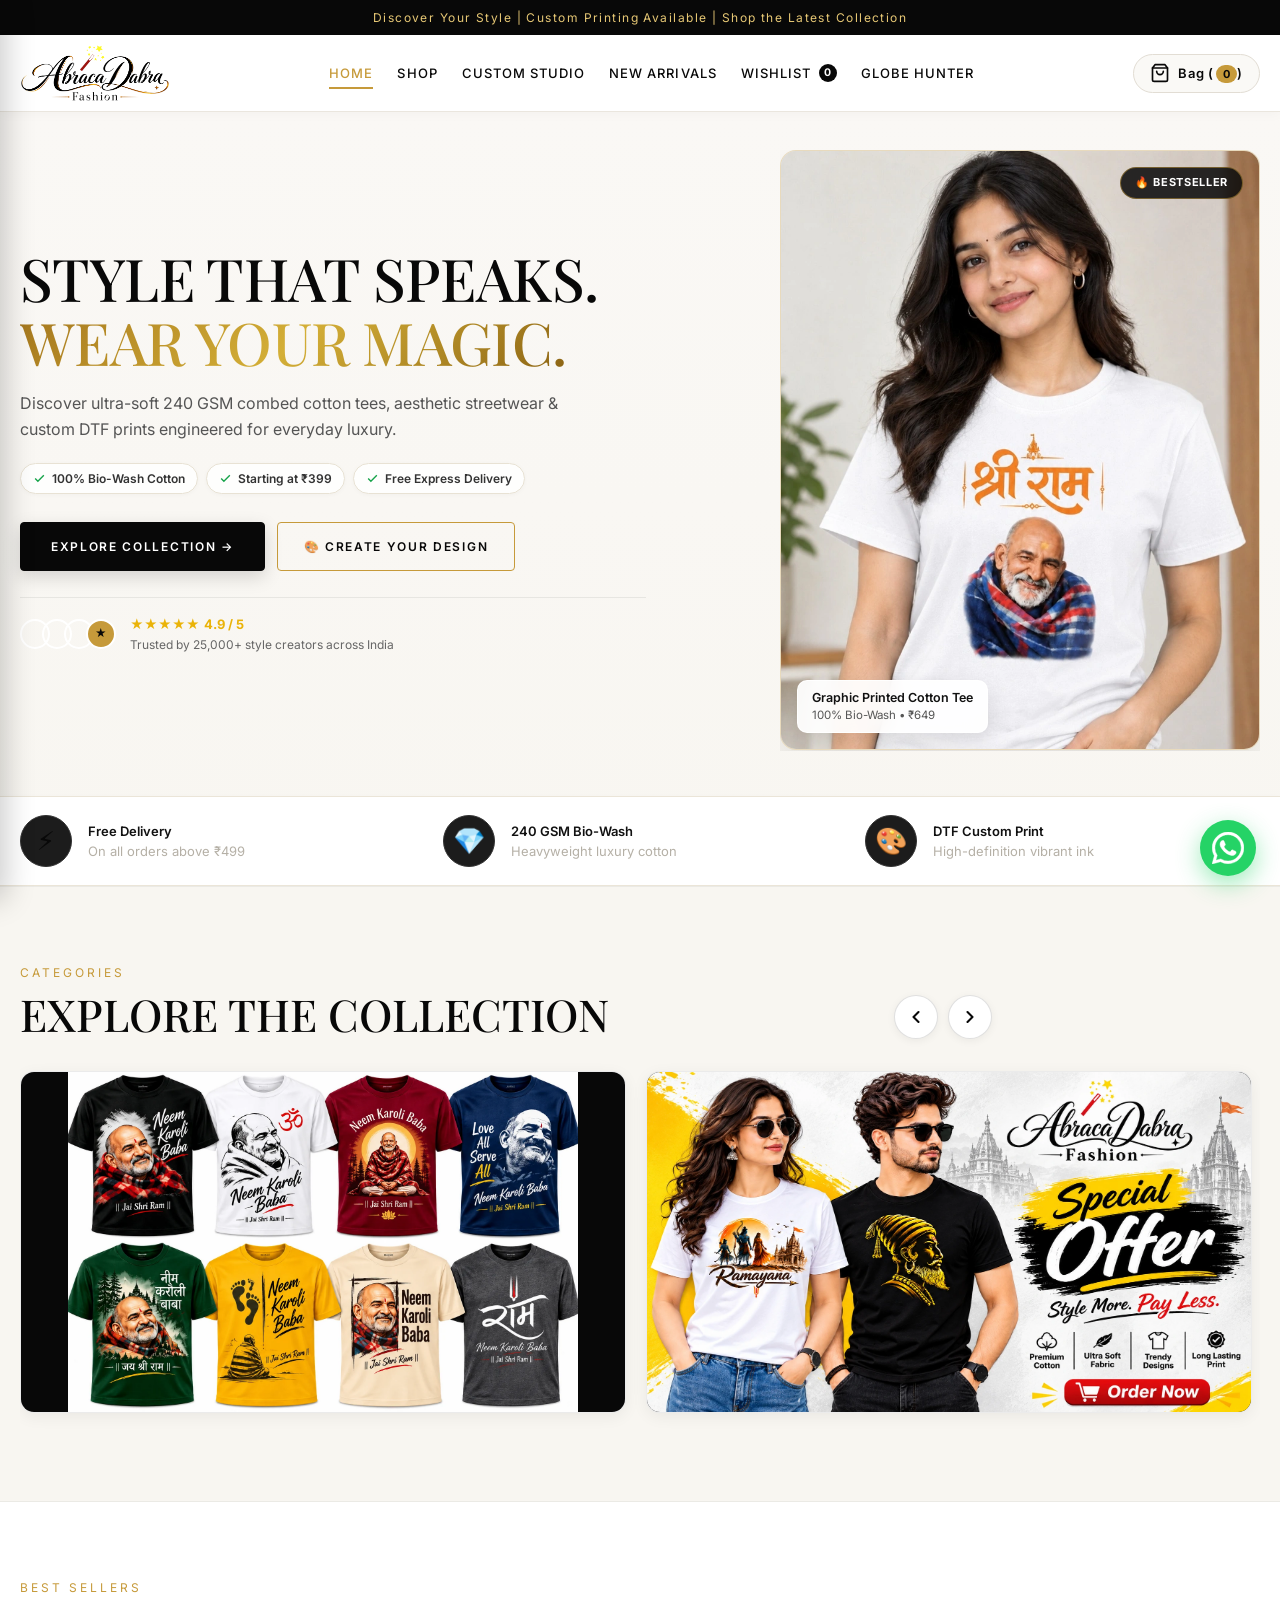
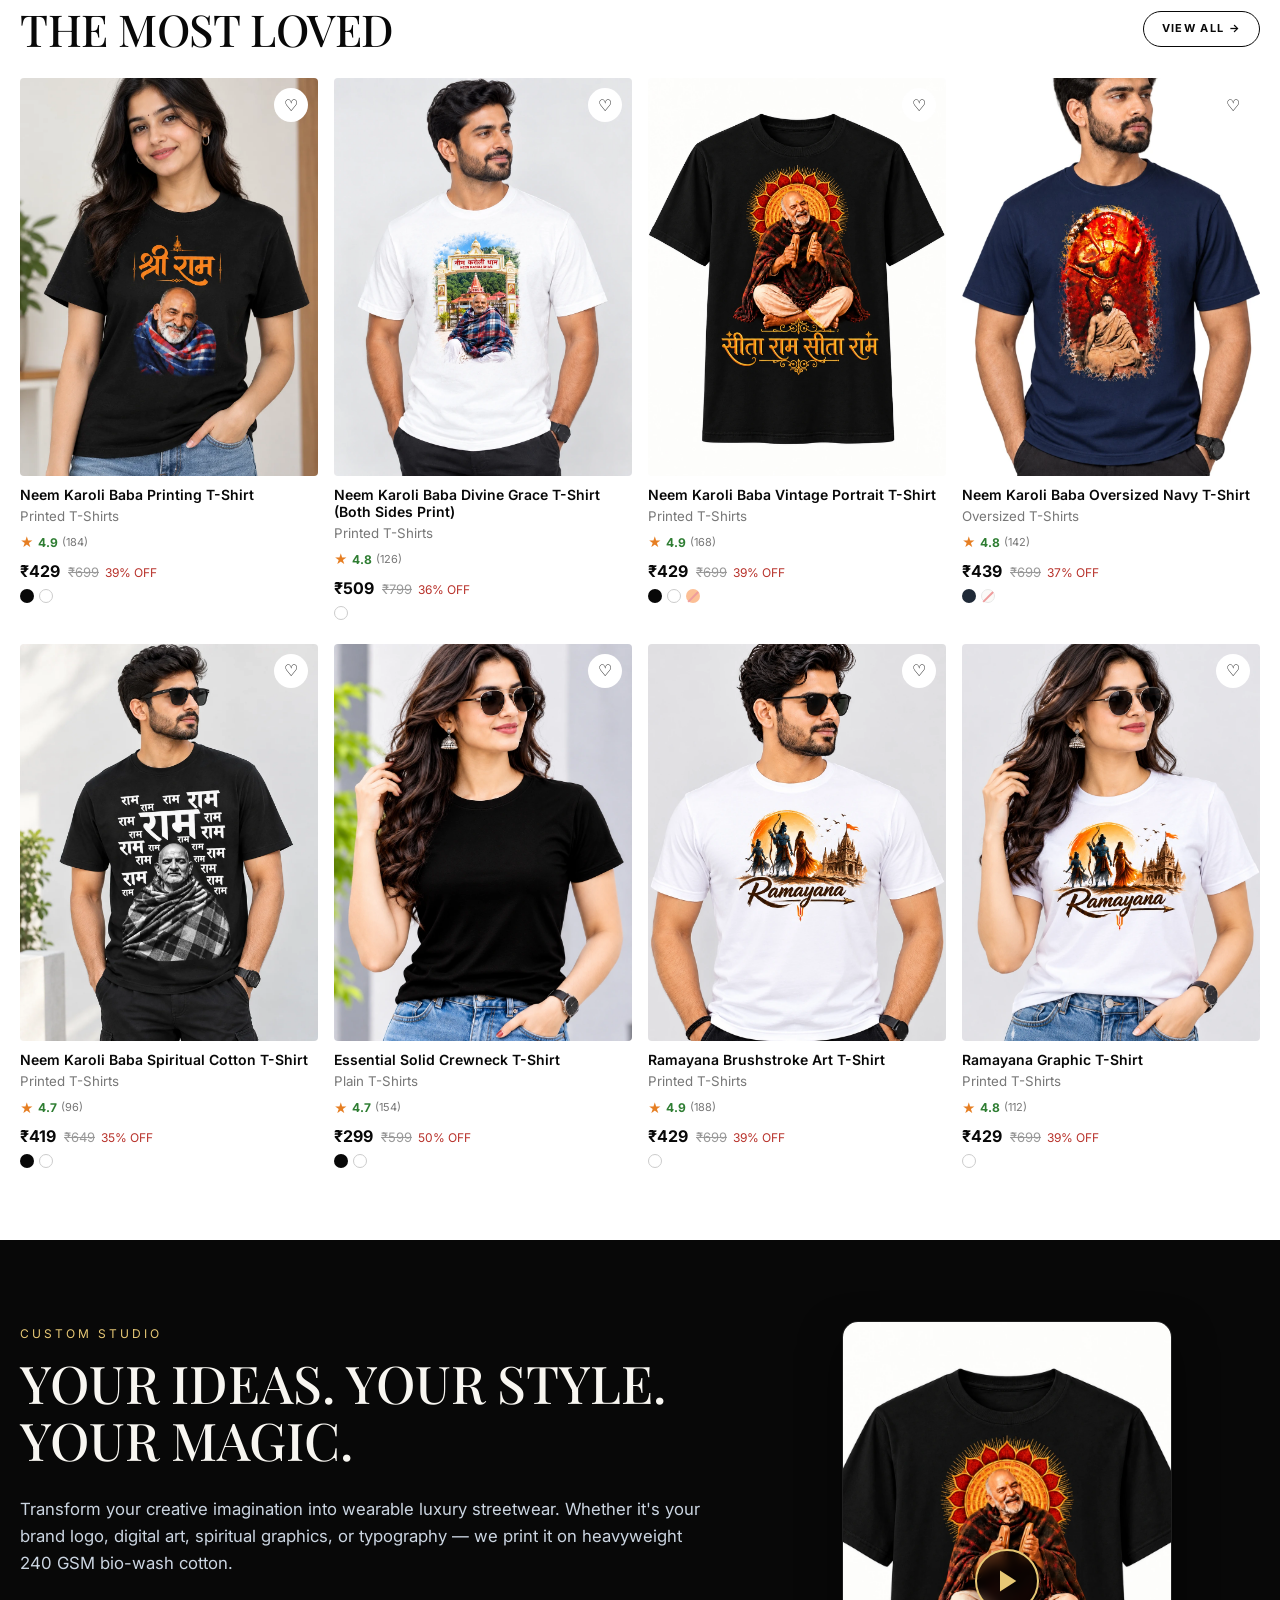
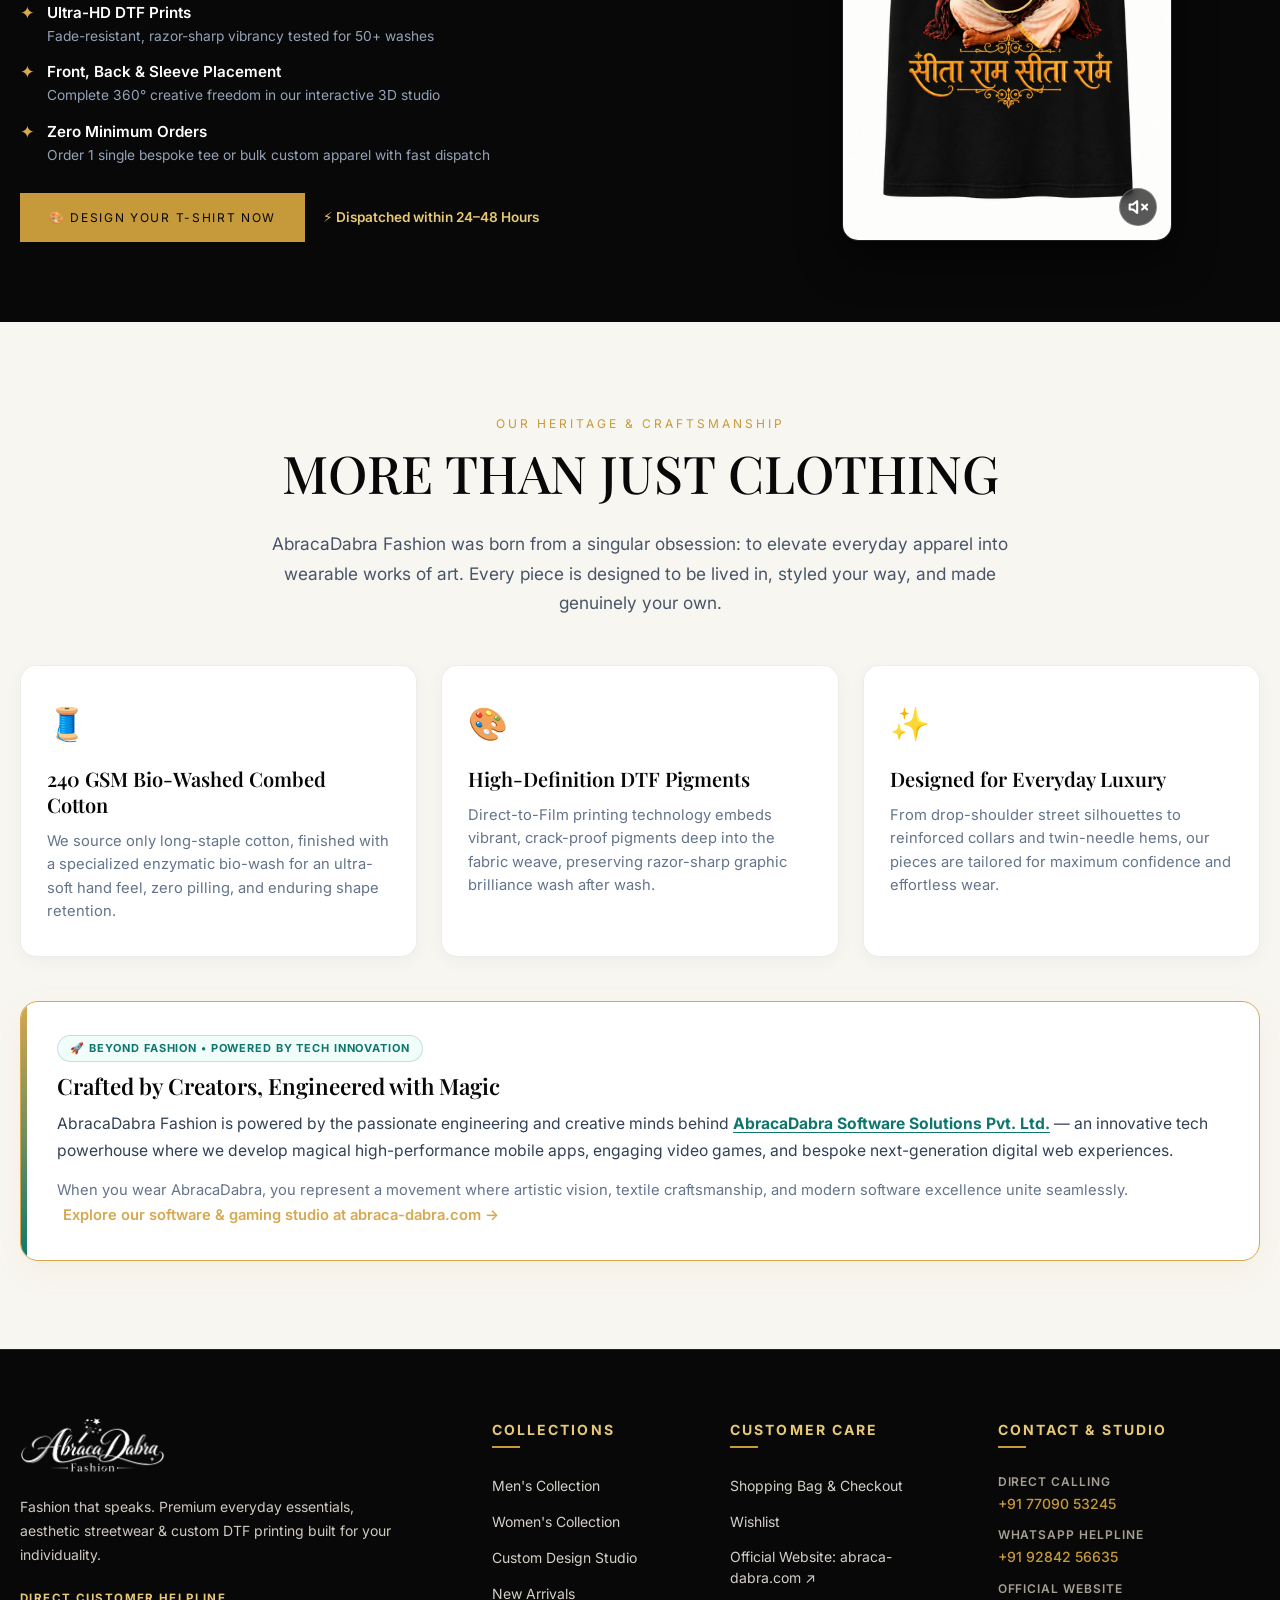
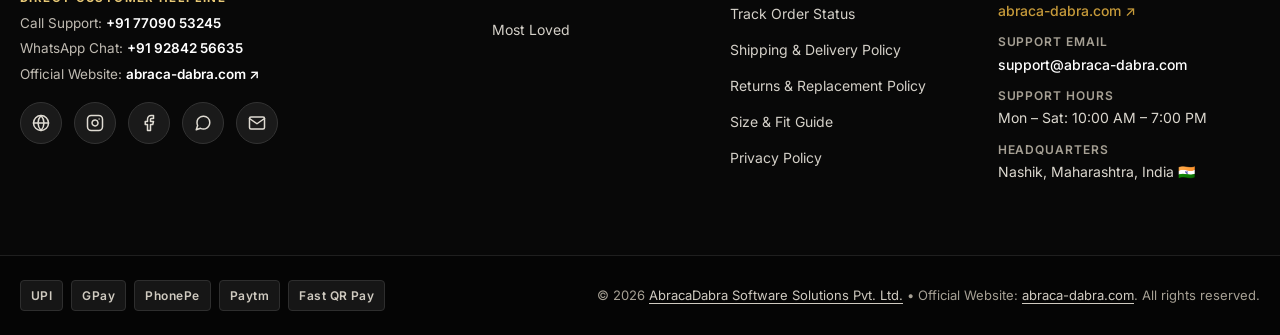
<file: index.html>
<!doctype html><html lang="en"><head>
  <script async src="https://www.googletagmanager.com/gtm.js?id=GTM-W6MGT7J9"></script>
  <script>
    window.dataLayer = window.dataLayer || [];
    function gtag(){dataLayer.push(arguments);}
    gtag('js', new Date());
  </script>
  <meta charset="utf-8"><meta name="viewport" content="width=device-width,initial-scale=1"><title>AbracaDabra Fashion | Premium T-Shirts, Hoodies, Short Kurtis & Custom Printing</title><meta name="description" content="Shop premium T-shirts, hoodies and short kurtis online in India, or design your own custom printed T-shirt at AbracaDabra Fashion. Wear your magic."><link rel="canonical" href="https://www.example.com/"><meta property="og:title" content="AbracaDabra Fashion | Premium T-Shirts, Hoodies, Short Kurtis & Custom Printing"><meta property="og:description" content="Shop premium T-shirts, hoodies and short kurtis online in India, or design your own custom printed T-shirt at AbracaDabra Fashion. Wear your magic."><meta property="og:type" content="website"><meta name="twitter:card" content="summary_large_image"><meta name="robots" content="index,follow">
<link rel="icon" type="image/png" href="assets/favicon.png">
<link rel="shortcut icon" href="favicon.ico" type="image/x-icon">
<link rel="apple-touch-icon" href="assets/favicon.png">
<link rel="preconnect" href="https://fonts.googleapis.com"><link rel="preconnect" href="https://fonts.gstatic.com" crossorigin><link href="https://fonts.googleapis.com/css2?family=Inter:wght@400;600&family=Playfair+Display:wght@500;700&display=swap" rel="stylesheet"><link rel="stylesheet" href="css/style.css"></head><body data-p="home">
<main><section class="hero"><div class="wrap hero-wrap"><div class="hero-content"><h1>STYLE THAT SPEAKS.<br><span class="hero-gold-text">WEAR YOUR MAGIC.</span></h1><p class="hero-desc">Discover ultra-soft 240 GSM combed cotton tees, aesthetic streetwear & custom DTF prints engineered for everyday luxury.</p><div class="hero-chips"><span class="hero-chip"><svg width="13" height="13" viewBox="0 0 24 24" fill="none" stroke="currentColor" stroke-width="2.5"><polyline points="20 6 9 17 4 12"/></svg> 100% Bio-Wash Cotton</span><span class="hero-chip"><svg width="13" height="13" viewBox="0 0 24 24" fill="none" stroke="currentColor" stroke-width="2.5"><polyline points="20 6 9 17 4 12"/></svg> Starting at ₹399</span><span class="hero-chip"><svg width="13" height="13" viewBox="0 0 24 24" fill="none" stroke="currentColor" stroke-width="2.5"><polyline points="20 6 9 17 4 12"/></svg> Free Express Delivery</span></div><div class="hero-btns"><a class="btn hero-btn-main" href="shop.html">EXPLORE COLLECTION →</a> <a class="btn ghost hero-btn-studio" href="studio.html">🎨 CREATE YOUR DESIGN</a></div><div class="hero-social-proof"><div class="hero-avatars"><span class="av av1"></span><span class="av av2"></span><span class="av av3"></span><span class="av av4">★</span></div><div class="hero-proof-text"><div class="hero-stars">★★★★★ <strong>4.9 / 5</strong></div><span>Trusted by 25,000+ style creators across India</span></div></div></div><div class="hero-art-container"><div class="hero-art"><img class="hero-img" src="assets/hero-model-front.webp" alt="AbracaDabra White Graphic Printed Cotton T-Shirt" width="800" height="1000"><div class="hero-tag-pill">🔥 BESTSELLER</div><div class="hero-product-pill"><strong>Graphic Printed Cotton Tee</strong><span>100% Bio-Wash &bull; ₹649</span></div></div></div></div><div class="hero-perks-bar"><div class="wrap hero-perks-wrap"><div class="perk-item"><span class="perk-icon">⚡</span><div><strong>Free Delivery</strong><p>On all orders above ₹499</p></div></div><div class="perk-item"><span class="perk-icon">💎</span><div><strong>240 GSM Bio-Wash</strong><p>Heavyweight luxury cotton</p></div></div><div class="perk-item"><span class="perk-icon">🎨</span><div><strong>DTF Custom Print</strong><p>High-definition vibrant ink</p></div></div></div></div></section>
<section class="sec iv explore-collection-sec" id="explore-sec"><div class="wrap"><div class="explore-header-row"><div><span class="eyebrow">Categories</span><h2>EXPLORE THE COLLECTION</h2></div><div class="explore-nav-btns"><button type="button" class="explore-nav-btn prev" id="explore-prev" aria-label="Previous Collection"><svg width="20" height="20" viewBox="0 0 24 24" fill="none" stroke="currentColor" stroke-width="2.5" stroke-linecap="round" stroke-linejoin="round"><polyline points="15 18 9 12 15 6"></polyline></svg></button><button type="button" class="explore-nav-btn next" id="explore-next" aria-label="Next Collection"><svg width="20" height="20" viewBox="0 0 24 24" fill="none" stroke="currentColor" stroke-width="2.5" stroke-linecap="round" stroke-linejoin="round"><polyline points="9 18 15 12 9 6"></polyline></svg></button></div></div><div class="explore-carousel-wrapper"><div class="explore-carousel-track" id="explore-carousel-track"><a href="shop.html?c=men" class="explore-carousel-card" aria-label="Neem Karoli Baba T-Shirt Collection"><div class="explore-card-media"><img src="assets/thsirtbannner.webp" alt="Neem Karoli Baba T-Shirt Collection" loading="lazy"></div></a><a href="shop.html" class="explore-carousel-card" aria-label="Ramayana Heritage T-Shirt Collection"><div class="explore-card-media"><img src="assets/ramayanbanner.webp" alt="Ramayana Heritage T-Shirt Collection" loading="lazy"></div></a><a href="shop.html?c=hoodies" class="explore-carousel-card" aria-label="Premium Fleece Hoodies"><div class="explore-card-media"><img src="assets/hoodiebanner.webp" alt="Premium Fleece Hoodies" loading="lazy"></div></a><a href="shop.html?c=kurtis" class="explore-carousel-card" aria-label="Women Short Kurtis"><div class="explore-card-media"><img src="assets/kurtibanner.webp" alt="Women Short Kurtis" loading="lazy"></div></a></div></div></div></section>
<section class="sec best-sellers-sec" id="best-sellers-sec"><div class="wrap"><div class="bestsellers-header-wrap"><span class="eyebrow">Best sellers</span><div class="bestsellers-title-row"><h2>THE MOST LOVED</h2><a href="shop.html" class="btn-view-all">VIEW ALL →</a></div></div><div class="grid" id="best"></div></div></section>
<section class="sec dark studio-promo-sec"><div class="wrap studio-promo"><div class="studio-promo-text"><span class="eyebrow" style="color:var(--lg);">Custom Studio</span><h2>YOUR IDEAS. YOUR STYLE. YOUR MAGIC.</h2><p class="studio-promo-lead">Transform your creative imagination into wearable luxury streetwear. Whether it's your brand logo, digital art, spiritual graphics, or typography — we print it on heavyweight 240 GSM bio-wash cotton.</p><div class="studio-perks-grid"><div class="studio-perk-item"><span class="studio-perk-icon">✦</span><div><strong>Ultra-HD DTF Prints</strong><p>Fade-resistant, razor-sharp vibrancy tested for 50+ washes</p></div></div><div class="studio-perk-item"><span class="studio-perk-icon">✦</span><div><strong>Front, Back & Sleeve Placement</strong><p>Complete 360° creative freedom in our interactive 3D studio</p></div></div><div class="studio-perk-item"><span class="studio-perk-icon">✦</span><div><strong>Zero Minimum Orders</strong><p>Order 1 single bespoke tee or bulk custom apparel with fast dispatch</p></div></div></div><div class="studio-cta-row"><a class="btn gold" href="studio.html">🎨 DESIGN YOUR T-SHIRT NOW</a><span class="studio-dispatch-badge">⚡ Dispatched within 24–48 Hours</span></div></div><div class="promo-video-wrap"><div class="promo-video-player" id="promo-video-player"><video id="promo-video" class="promo-video" src="assets/Flipkart-ads.mp4" playsinline loop poster="assets/tshirts/nkb-tshirt-003/nkb-b-tshirt-003-5.webp" preload="metadata"></video><button type="button" class="video-center-play-btn" id="promo-play-btn" aria-label="Play or Pause Video"><svg class="play-icon" width="28" height="28" viewBox="0 0 24 24" fill="currentColor"><polygon points="6 3 20 12 6 21 6 3"/></svg><svg class="pause-icon" width="28" height="28" viewBox="0 0 24 24" fill="currentColor"><rect x="6" y="4" width="4" height="16"/><rect x="14" y="4" width="4" height="16"/></svg></button><button type="button" class="video-sound-btn is-muted" id="promo-sound-btn" aria-label="Toggle Sound"><svg class="sound-mute-icon" width="20" height="20" viewBox="0 0 24 24" fill="none" stroke="currentColor" stroke-width="2.5" stroke-linecap="round" stroke-linejoin="round"><path d="M11 5L6 9H2v6h4l5 4V5z"/><line x1="23" y1="9" x2="17" y2="15"/><line x1="17" y1="9" x2="23" y2="15"/></svg><svg class="sound-unmute-icon" width="20" height="20" viewBox="0 0 24 24" fill="none" stroke="currentColor" stroke-width="2.5" stroke-linecap="round" stroke-linejoin="round"><polygon points="11 5 6 9 2 9 2 15 6 15 11 19 11 5"/><path d="M19.07 4.93a10 10 0 0 1 0 14.14M15.54 8.46a5 5 0 0 1 0 7.07"/></svg></button></div></div></div></section>
<section class="sec iv story-section"><div class="wrap story-wrap"><div class="story-header text-center"><span class="eyebrow">Our Heritage & Craftsmanship</span><h2>MORE THAN JUST CLOTHING</h2><p class="story-lead">AbracaDabra Fashion was born from a singular obsession: to elevate everyday apparel into wearable works of art. Every piece is designed to be lived in, styled your way, and made genuinely your own.</p></div><div class="story-grid"><div class="story-card"><div class="story-icon">🧵</div><h3>240 GSM Bio-Washed Combed Cotton</h3><p>We source only long-staple cotton, finished with a specialized enzymatic bio-wash for an ultra-soft hand feel, zero pilling, and enduring shape retention.</p></div><div class="story-card"><div class="story-icon">🎨</div><h3>High-Definition DTF Pigments</h3><p>Direct-to-Film printing technology embeds vibrant, crack-proof pigments deep into the fabric weave, preserving razor-sharp graphic brilliance wash after wash.</p></div><div class="story-card"><div class="story-icon">✨</div><h3>Designed for Everyday Luxury</h3><p>From drop-shoulder street silhouettes to reinforced collars and twin-needle hems, our pieces are tailored for maximum confidence and effortless wear.</p></div></div><div class="story-tech-card"><div class="tech-badge">🚀 BEYOND FASHION • POWERED BY TECH INNOVATION</div><div class="tech-card-body"><h3>Crafted by Creators, Engineered with Magic</h3><p>AbracaDabra Fashion is powered by the passionate engineering and creative minds behind <a href="https://abraca-dabra.com/" target="_blank" rel="noopener noreferrer" class="tech-brand-link"><strong>AbracaDabra Software Solutions Pvt. Ltd.</strong></a> — an innovative tech powerhouse where we develop magical high-performance mobile apps, engaging video games, and bespoke next-generation digital web experiences.</p><p class="tech-card-sub">When you wear AbracaDabra, you represent a movement where artistic vision, textile craftsmanship, and modern software excellence unite seamlessly. <a href="https://abraca-dabra.com/" target="_blank" rel="noopener noreferrer" class="tech-visit-link">Explore our software & gaming studio at abraca-dabra.com →</a></p></div></div></div></section></main>
<script src="js/products.js"></script>
<script src="js/app.js"></script></body></html>
</file>
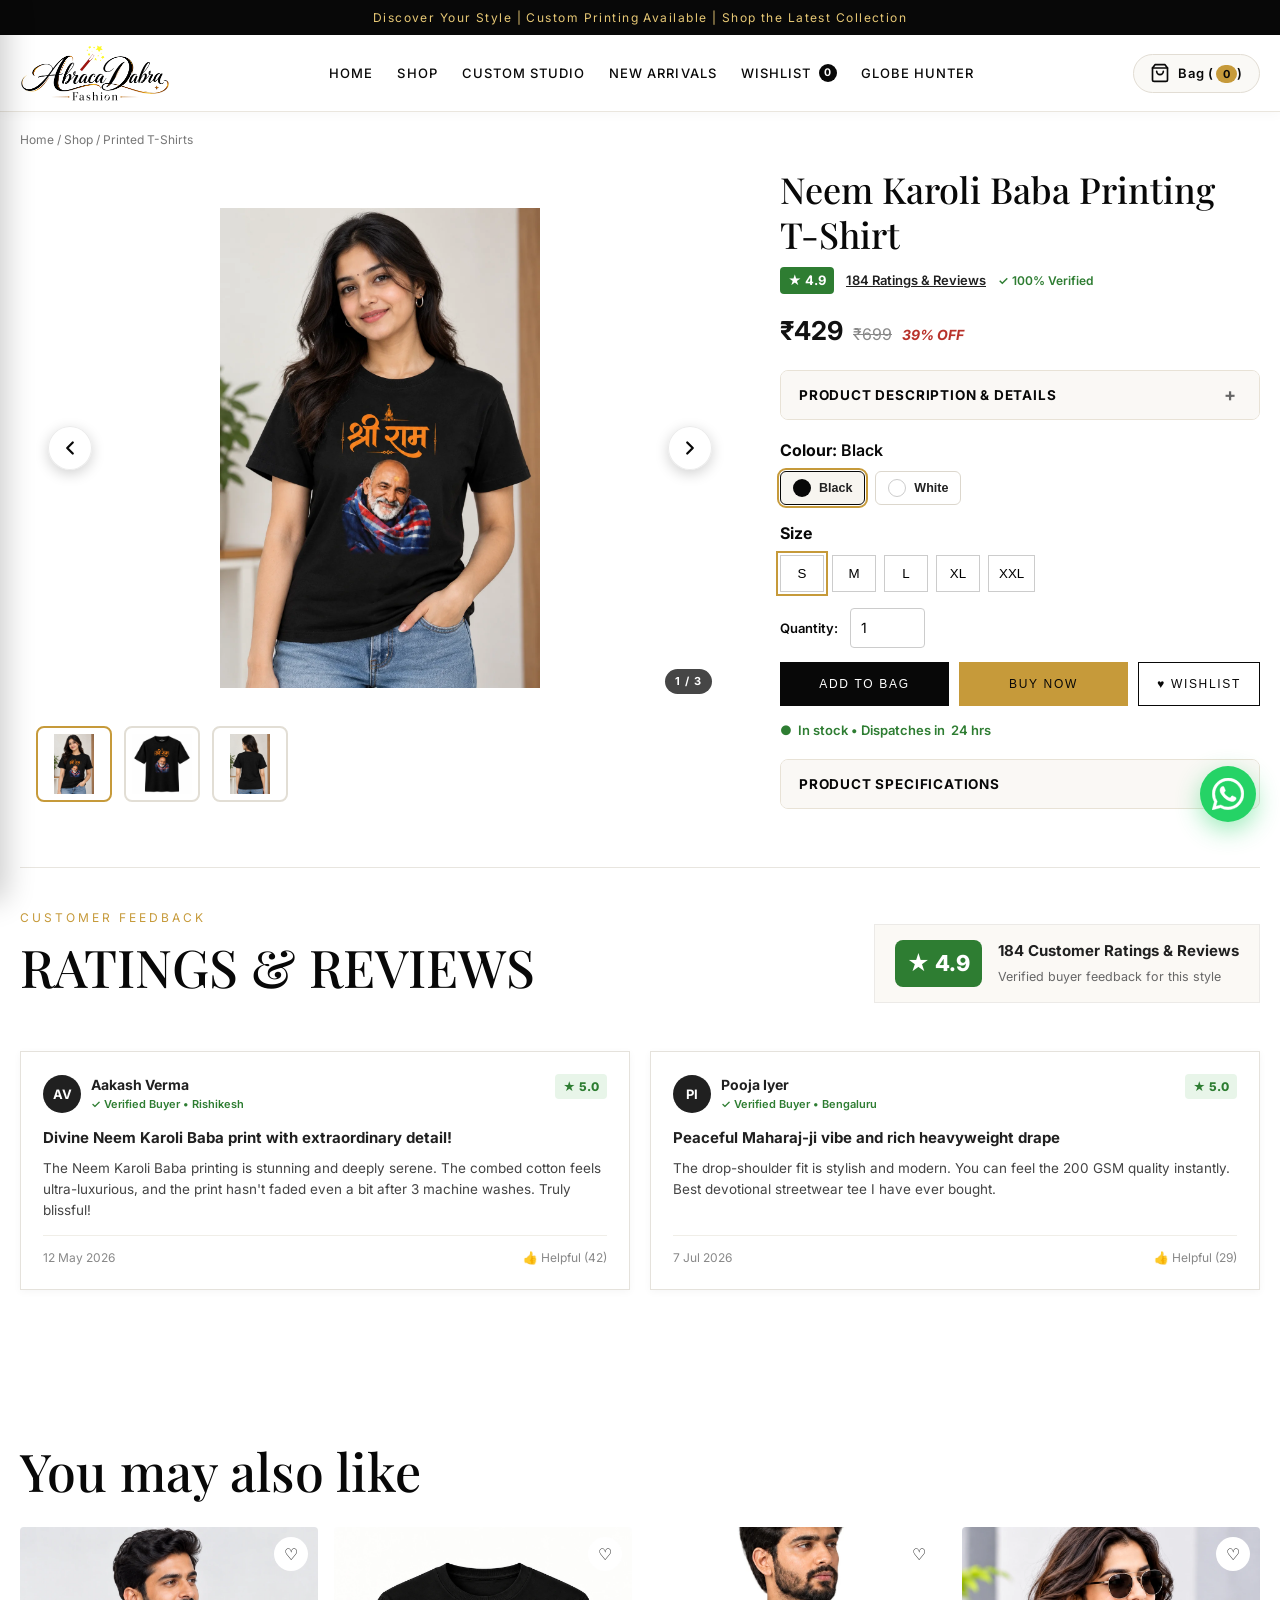
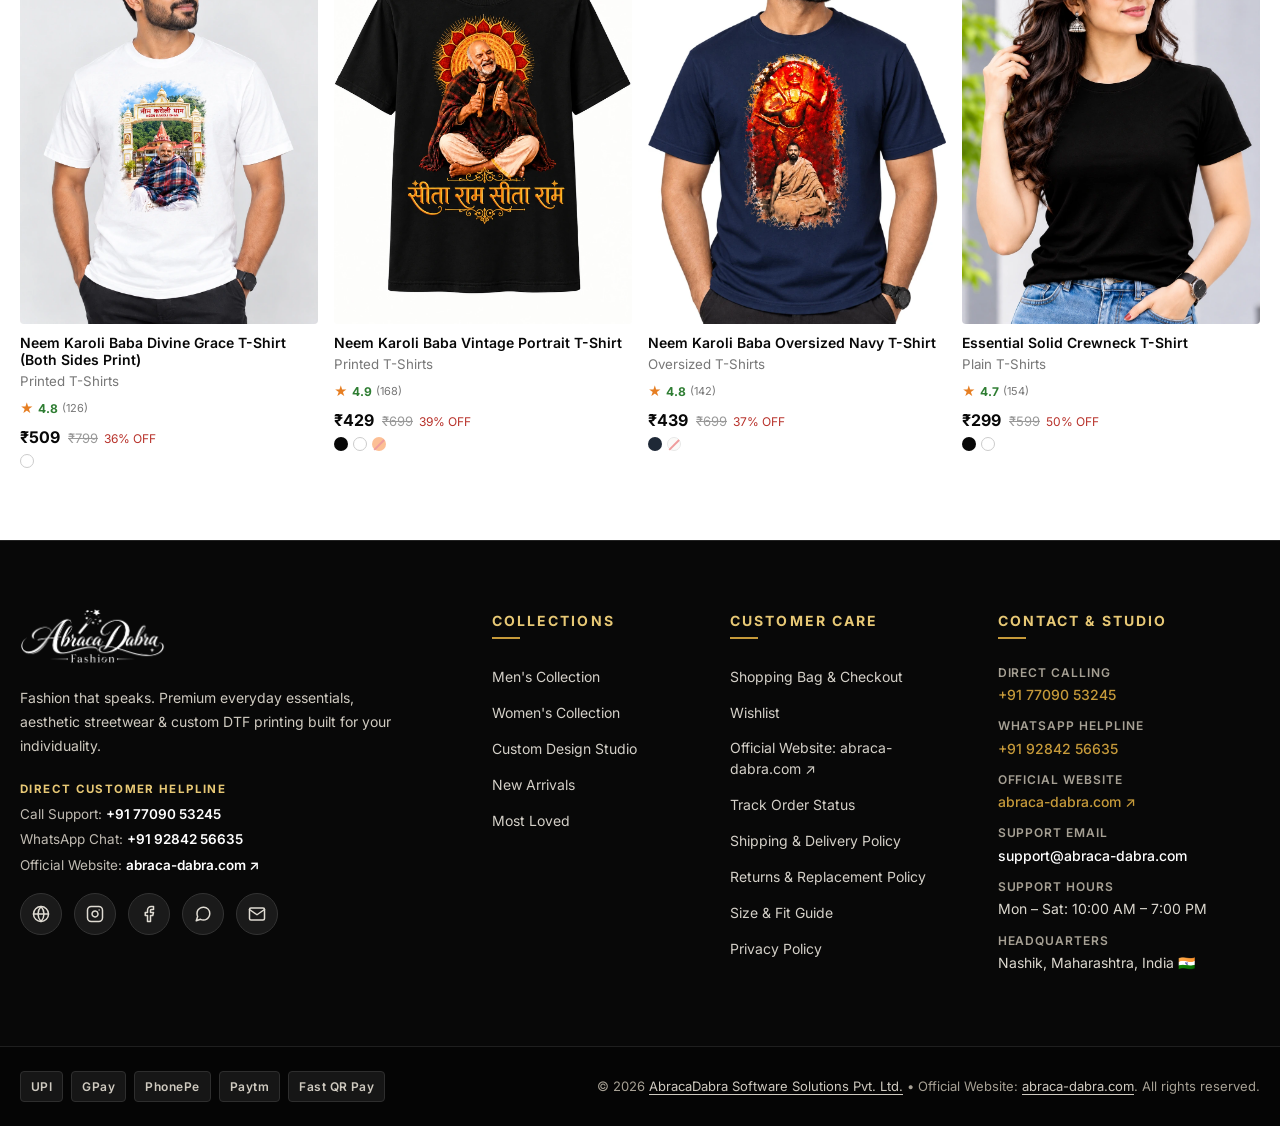
<file: product.html>
<!doctype html><html lang="en"><head>
  <script async src="https://www.googletagmanager.com/gtm.js?id=GTM-W6MGT7J9"></script>
  <script>
    window.dataLayer = window.dataLayer || [];
    function gtag(){dataLayer.push(arguments);}
    gtag('js', new Date());
  </script>
  <meta charset="utf-8"><meta name="viewport" content="width=device-width,initial-scale=1"><title>Product | AbracaDabra Fashion</title><meta name="description" content="Buy premium fashion online from AbracaDabra Fashion."><link rel="canonical" href="https://www.example.com/product.html"><meta property="og:title" content="Product | AbracaDabra Fashion"><meta property="og:description" content="Buy premium fashion online from AbracaDabra Fashion."><meta property="og:type" content="website"><meta name="twitter:card" content="summary_large_image"><meta name="robots" content="index,follow">
<link rel="icon" type="image/png" href="assets/favicon.png">
<link rel="shortcut icon" href="favicon.ico" type="image/x-icon">
<link rel="apple-touch-icon" href="assets/favicon.png">
<link rel="preconnect" href="https://fonts.googleapis.com"><link rel="preconnect" href="https://fonts.gstatic.com" crossorigin><link href="https://fonts.googleapis.com/css2?family=Inter:wght@400;600&family=Playfair+Display:wght@500;700&display=swap" rel="stylesheet"><link rel="stylesheet" href="css/style.css"></head><body data-p="pdp">
<main class="wrap">
  <nav class="crumbs"><a href="index.html">Home</a> / <a href="shop.html">Shop</a> / <span id="pt"></span></nav>
  <div class="pdp">
    <div class="gal" id="gal"></div>
    <div class="pdp-details-col">
      <!-- 1. Product Name -->
      <h1 id="pn" style="font-size:clamp(24px, 3.2vw, 36px); margin-bottom: 6px; line-height: 1.25"></h1>

      <!-- 2. Customer rating and review count (when available) -->
      <div id="prating"></div>

      <!-- 3. Product price and MRP -->
      <div id="pp" class="pdp-price-wrap"></div>

      <!-- 4. Product description with Ideal For and Open/Closed function (closed by default) -->
      <div class="pdp-desc-accordion" id="pdesc-accordion">
        <button class="pdp-desc-toggle-btn" type="button" id="pdesc-toggle" aria-expanded="false">
          <span class="pdp-desc-toggle-title">Product Description &amp; Details</span>
          <span class="pdp-desc-toggle-icon">+</span>
        </button>
        <div class="pdp-desc-content" id="pdesc-content">
          <div id="pdesc" class="pdp-desc-text"></div>
          <div id="pideal-wrap" class="pdp-ideal-badge" style="display:none">
            <span class="pdp-ideal-icon">👤</span>
            <strong>Ideal For:</strong>
            <span id="pideal-val"></span>
          </div>
        </div>
      </div>

      <!-- 5. Colour selection -->
      <div class="pdp-opt-group" id="co-wrap">
        <h4>Colour: <span id="co-name" style="font-weight:600;color:var(--k)"></span></h4>
        <div class="opt pdp-color-swatches-wrap" id="co"></div>
      </div>

      <!-- 6. Size selection -->
      <div class="pdp-opt-group" id="sz-wrap">
        <h4>Size</h4>
        <div class="opt" id="sz"></div>
      </div>

      <!-- 7. Quantity & Add to Cart / Buy Now / Wishlist -->
      <div class="pdp-action-wrap">
        <div style="display:flex;align-items:center;gap:12px;margin-bottom:14px">
          <label for="qty" style="font-weight:600;font-size:13px">Quantity:</label>
          <input id="qty" type="number" min="1" value="1" style="width:75px;padding:8px 10px;border:1px solid #ccc;border-radius:4px;font-size:14px" aria-label="Quantity">
        </div>
        <div style="display:flex;gap:10px;flex-wrap:wrap">
          <button class="btn addb" type="button" style="flex:1;min-width:140px">ADD TO BAG</button>
          <button class="btn gold buyb" type="button" style="flex:1;min-width:140px">BUY NOW</button>
          <button class="btn ghost" id="wlb" type="button" aria-label="Add to Wishlist" style="padding:12px 18px">♥ WISHLIST</button>
        </div>
        <p id="pdp-stock-msg" style="color:#2e7d32;font-weight:600;font-size:13px;margin-top:14px;display:flex;align-items:center;gap:6px">
          <span>●</span> In stock &bull; Dispatches in <span id="pdispatch">24-48 hrs</span>
        </p>
      </div>

      <!-- 8. Product Specifications with Open/Closed function (closed by default) -->
      <div class="pdp-specs-accordion" id="pspecs-accordion">
        <button class="pdp-specs-toggle-btn" type="button" id="pspecs-toggle" aria-expanded="false">
          <span class="pdp-specs-toggle-title">Product Specifications</span>
          <span class="pdp-specs-toggle-icon">+</span>
        </button>
        <div class="pdp-specs-content" id="pspecs-content">
          <div id="pspecs" class="pdp-specs-box"></div>
        </div>
      </div>
    </div>
  </div>

  <section class="sec pdp-reviews-sec" id="reviews">
    <div class="reviews-header-wrap">
      <div><span class="eyebrow">Customer Feedback</span><h2>RATINGS &amp; REVIEWS</h2></div>
      <div class="rating-summary-box"></div>
    </div>
    <div id="pdp-reviews-list"></div>
  </section>

  <!-- 9. Related Products -->
  <section class="sec"><h2>You may also like</h2><div class="grid" id="rel"></div></section>
</main>
<div class="sticky"><button class="btn addb">ADD TO BAG</button></div>
<script src="js/products.js"></script>
<script src="js/app.js"></script></body></html>
</file>
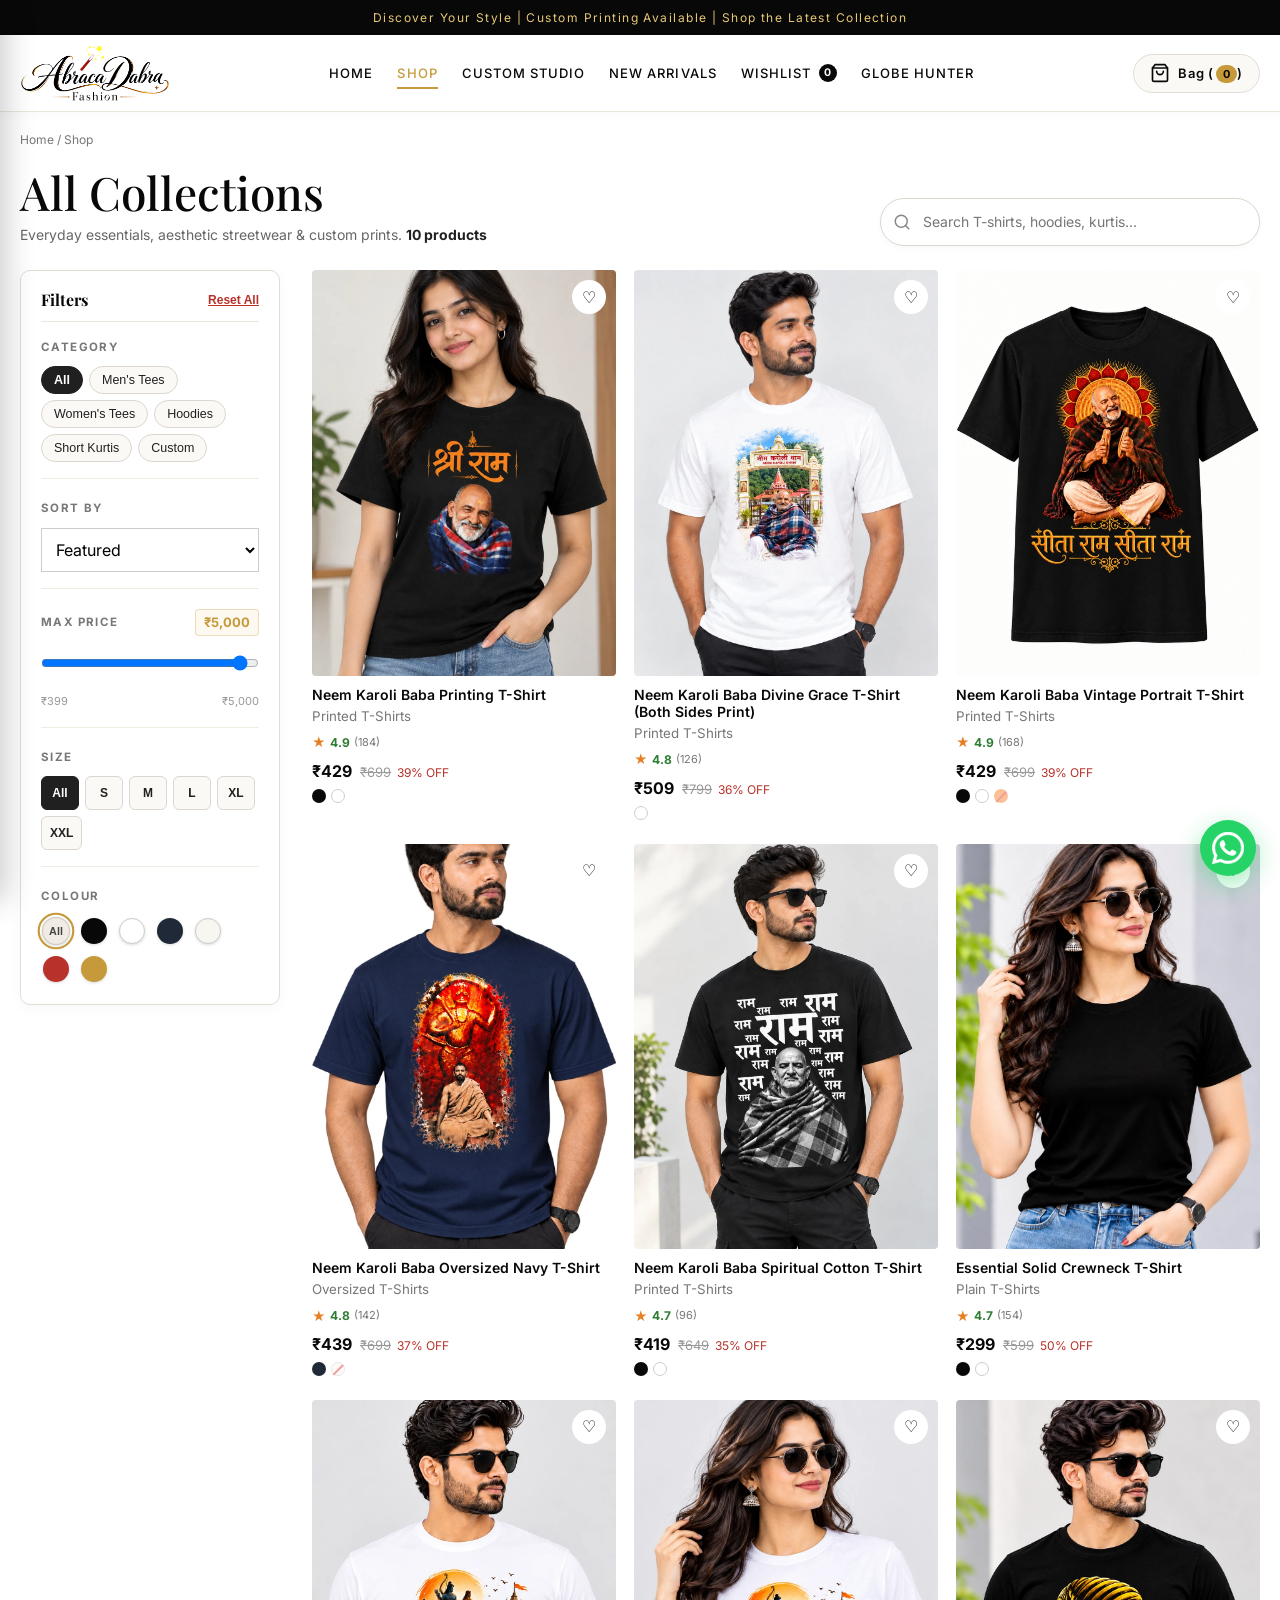
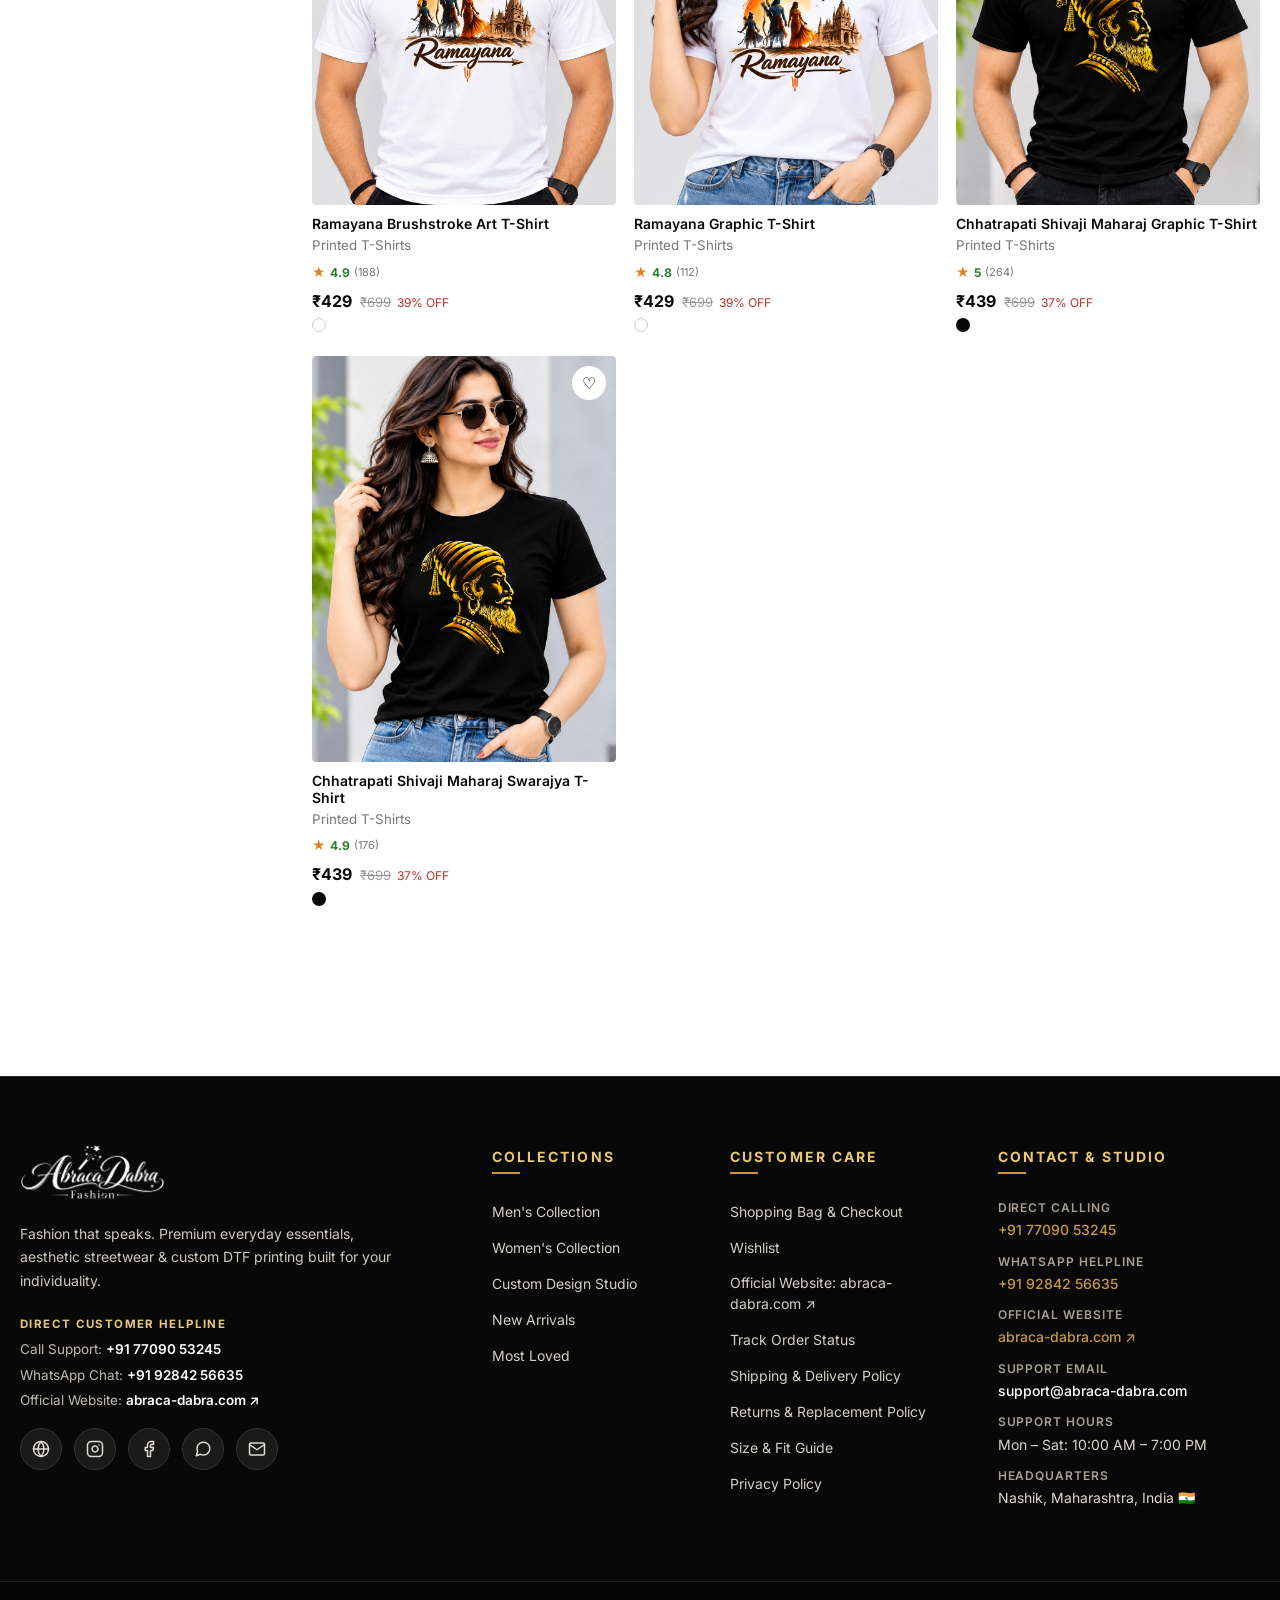
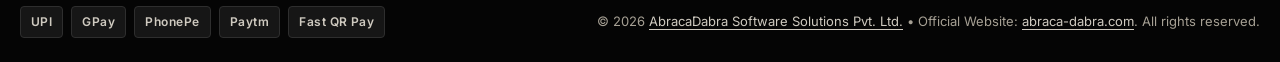
<file: shop.html>
<!doctype html><html lang="en"><head>
  <script async src="https://www.googletagmanager.com/gtm.js?id=GTM-W6MGT7J9"></script>
  <script>
    window.dataLayer = window.dataLayer || [];
    function gtag(){dataLayer.push(arguments);}
    gtag('js', new Date());
  </script>
  <meta charset="utf-8"><meta name="viewport" content="width=device-width,initial-scale=1"><title>Shop T-Shirts, Hoodies &amp; Short Kurtis Online India | AbracaDabra Fashion</title><meta name="description" content="Browse men's and women's T-shirts, oversized tees, premium hoodies and short kurtis online in India."><link rel="canonical" href="https://www.example.com/shop.html"><meta property="og:title" content="Shop T-Shirts, Hoodies &amp; Short Kurtis Online India | AbracaDabra Fashion"><meta property="og:description" content="Browse men's and women's T-shirts, oversized tees, premium hoodies and short kurtis online in India."><meta property="og:type" content="website"><meta name="twitter:card" content="summary_large_image"><meta name="robots" content="index,follow">
<link rel="icon" type="image/png" href="assets/favicon.png">
<link rel="shortcut icon" href="favicon.ico" type="image/x-icon">
<link rel="apple-touch-icon" href="assets/favicon.png">
<link rel="preconnect" href="https://fonts.googleapis.com"><link rel="preconnect" href="https://fonts.gstatic.com" crossorigin><link href="https://fonts.googleapis.com/css2?family=Inter:wght@400;600&family=Playfair+Display:wght@500;700&display=swap" rel="stylesheet"><link rel="stylesheet" href="css/style.css"></head><body data-p="shop">
<main class="wrap shop-page-main"><nav class="crumbs" aria-label="Breadcrumb"><a href="index.html">Home</a> / Shop</nav>
<div class="shop-header-row"><div><h1 id="h1" style="font-size:clamp(28px,4vw,46px);margin-bottom:6px">Shop Collections</h1><p class="shop-subtitle">Everyday essentials, aesthetic streetwear &amp; custom prints. <b id="cnt"></b></p></div>
<div class="shop-search-wrap"><div class="shop-search-box"><svg class="search-icon" width="18" height="18" viewBox="0 0 24 24" fill="none" stroke="currentColor" stroke-width="2" stroke-linecap="round" stroke-linejoin="round"><circle cx="11" cy="11" r="8"></circle><line x1="21" y1="21" x2="16.65" y2="16.65"></line></svg><input type="search" id="search-input" placeholder="Search T-shirts, hoodies, kurtis..." aria-label="Search products" autocomplete="off"><button id="search-clear" class="search-clear-btn" aria-label="Clear search" style="display:none">&times;</button></div></div></div>
<div class="mobile-filter-bar"><button class="mobile-filter-toggle" id="filter-toggle-btn" aria-label="Toggle filters"><svg width="16" height="16" viewBox="0 0 24 24" fill="none" stroke="currentColor" stroke-width="2"><line x1="4" y1="21" x2="4" y2="14"></line><line x1="4" y1="10" x2="4" y2="3"></line><line x1="12" y1="21" x2="12" y2="12"></line><line x1="12" y1="8" x2="12" y2="3"></line><line x1="20" y1="21" x2="20" y2="16"></line><line x1="20" y1="12" x2="20" y2="3"></line><line x1="1" y1="14" x2="7" y2="14"></line><line x1="9" y1="8" x2="15" y2="8"></line><line x1="17" y1="16" x2="23" y2="16"></line></svg><span>Filters &amp; Sort</span><span class="filter-count-badge" id="filter-badge" style="display:none">0</span></button><div class="mobile-sort-select-wrap"><select id="mobile-sort" class="mobile-sort-select" aria-label="Sort products on mobile"><option value="">Sort: Featured</option><option value="new">Sort: Newest</option><option value="lh">Price: Low to High</option><option value="hl">Price: High to Low</option><option value="best">Best Sellers</option></select></div></div>
<div class="shop"><aside class="filters-sidebar" id="filters-sidebar"><div class="filters-header"><h3>Filters</h3><button id="reset-filters" class="reset-filters-btn">Reset All</button></div>
<div class="filter-group"><h4>Category</h4><div class="category-pills" id="cat-pills"><button class="cat-pill active" data-cat="">All</button><button class="cat-pill" data-cat="men">Men's Tees</button><button class="cat-pill" data-cat="women">Women's Tees</button><button class="cat-pill" data-cat="hoodies">Hoodies</button><button class="cat-pill" data-cat="kurtis">Short Kurtis</button><button class="cat-pill" data-cat="custom">Custom</button></div></div>
<div class="filter-group"><h4>Sort By</h4><select id="sort" aria-label="Sort products"><option value="">Featured</option><option value="new">Newest Drops</option><option value="lh">Price: Low to High</option><option value="hl">Price: High to Low</option><option value="best">Best Sellers</option></select></div>
<div class="filter-group"><div class="price-header-row"><h4>Max Price</h4><span id="mv" class="price-val-tag">₹5,000</span></div><input type="range" id="max" min="399" max="5000" step="50" value="5000" aria-label="Max price filter"><div class="price-range-labels"><span>₹399</span><span>₹5,000</span></div></div>
<div class="filter-group"><h4>Size</h4><div class="size-pills" id="size-pills"><button class="size-pill active" data-size="">All</button><button class="size-pill" data-size="S">S</button><button class="size-pill" data-size="M">M</button><button class="size-pill" data-size="L">L</button><button class="size-pill" data-size="XL">XL</button><button class="size-pill" data-size="XXL">XXL</button></div></div>
<div class="filter-group"><h4>Colour</h4><div class="color-swatches" id="col-swatches"><button class="color-swatch-btn active" data-col="" title="All colours"><span class="swatch-circle all-circle">All</span></button><button class="color-swatch-btn" data-col="#080808" title="Black"><span class="swatch-circle" style="background:#080808"></span></button><button class="color-swatch-btn" data-col="#ffffff" title="White"><span class="swatch-circle" style="background:#ffffff;border:1px solid #ccc"></span></button><button class="color-swatch-btn" data-col="#1f2937" title="Navy Blue"><span class="swatch-circle" style="background:#1f2937"></span></button><button class="color-swatch-btn" data-col="#F8F6F1" title="Ivory Cream"><span class="swatch-circle" style="background:#F8F6F1;border:1px solid #ccc"></span></button><button class="color-swatch-btn" data-col="#B8322B" title="Ruby Red"><span class="swatch-circle" style="background:#B8322B"></span></button><button class="color-swatch-btn" data-col="#C69A3A" title="Royal Gold"><span class="swatch-circle" style="background:#C69A3A"></span></button></div></div></aside>
<section class="products-results-col"><div class="grid" id="list"></div></section></div></main>
<script src="js/products.js"></script>
<script src="js/app.js"></script></body></html>
</file>
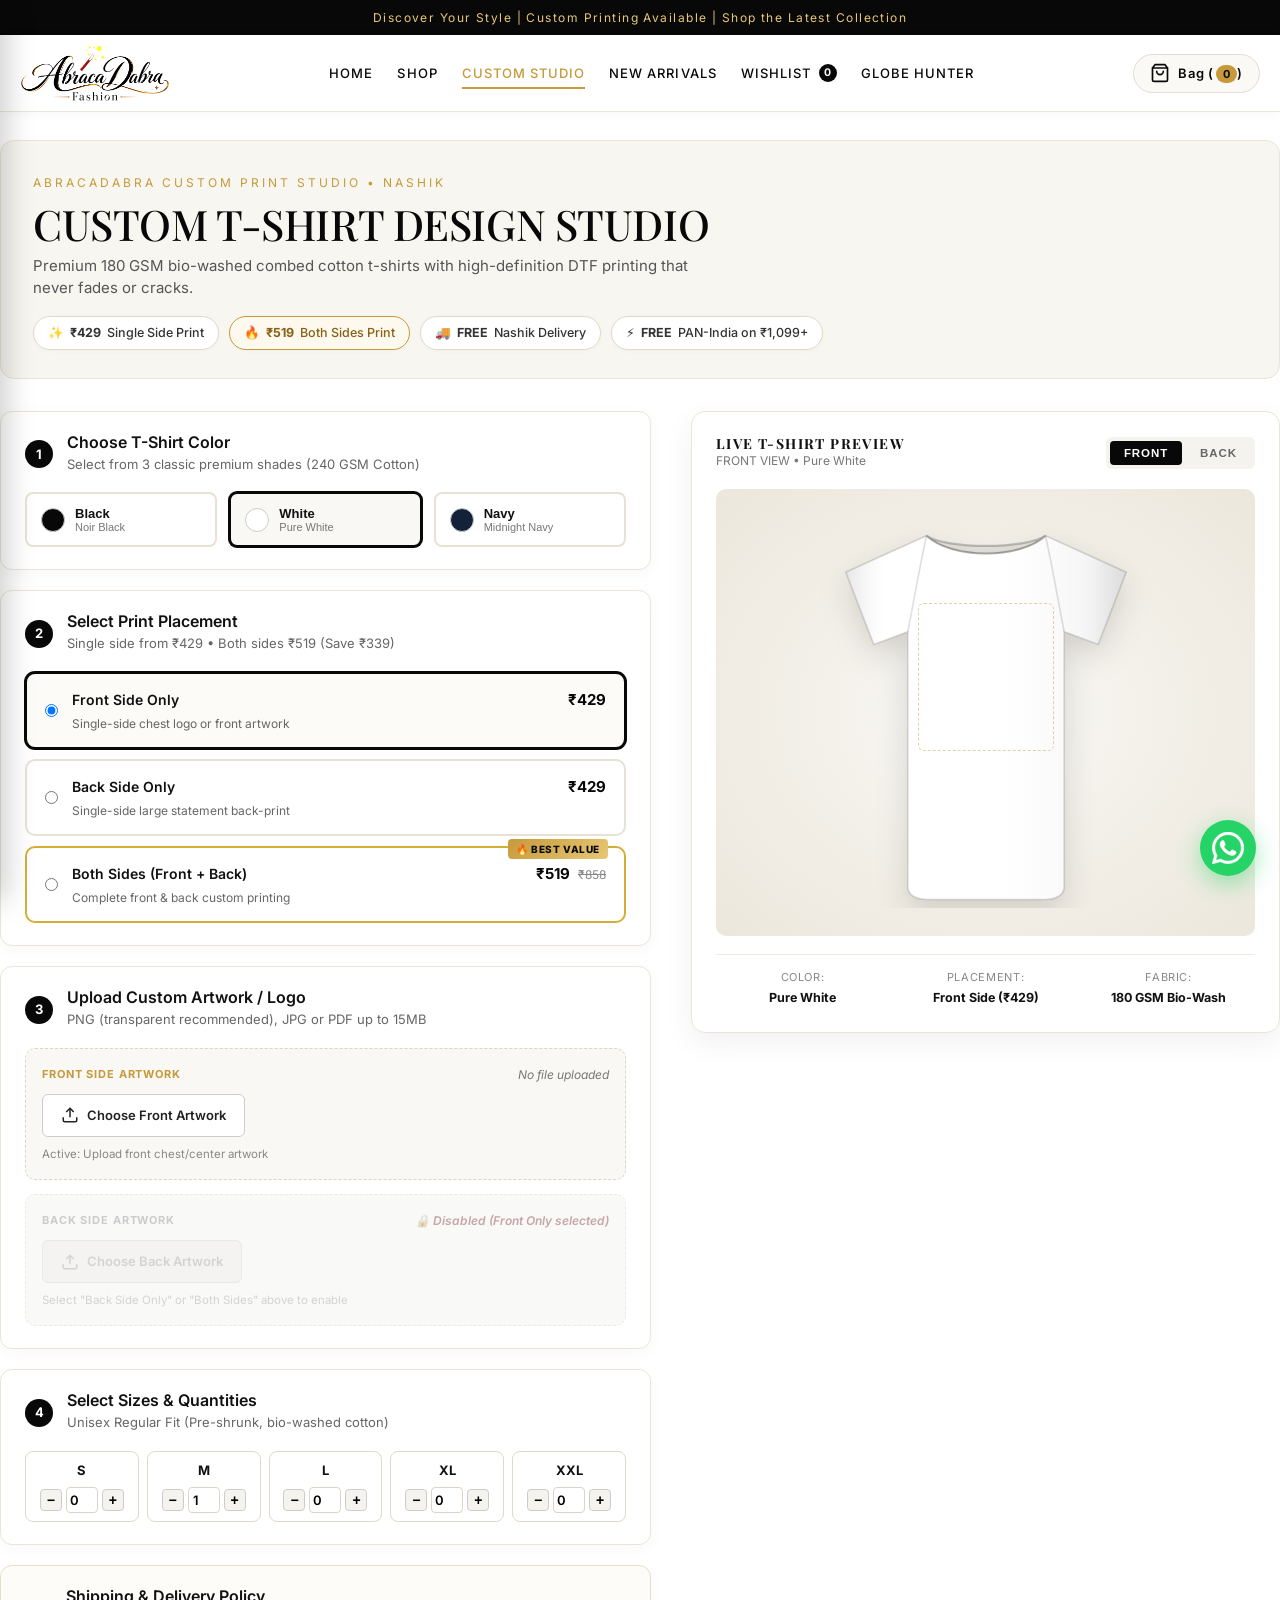
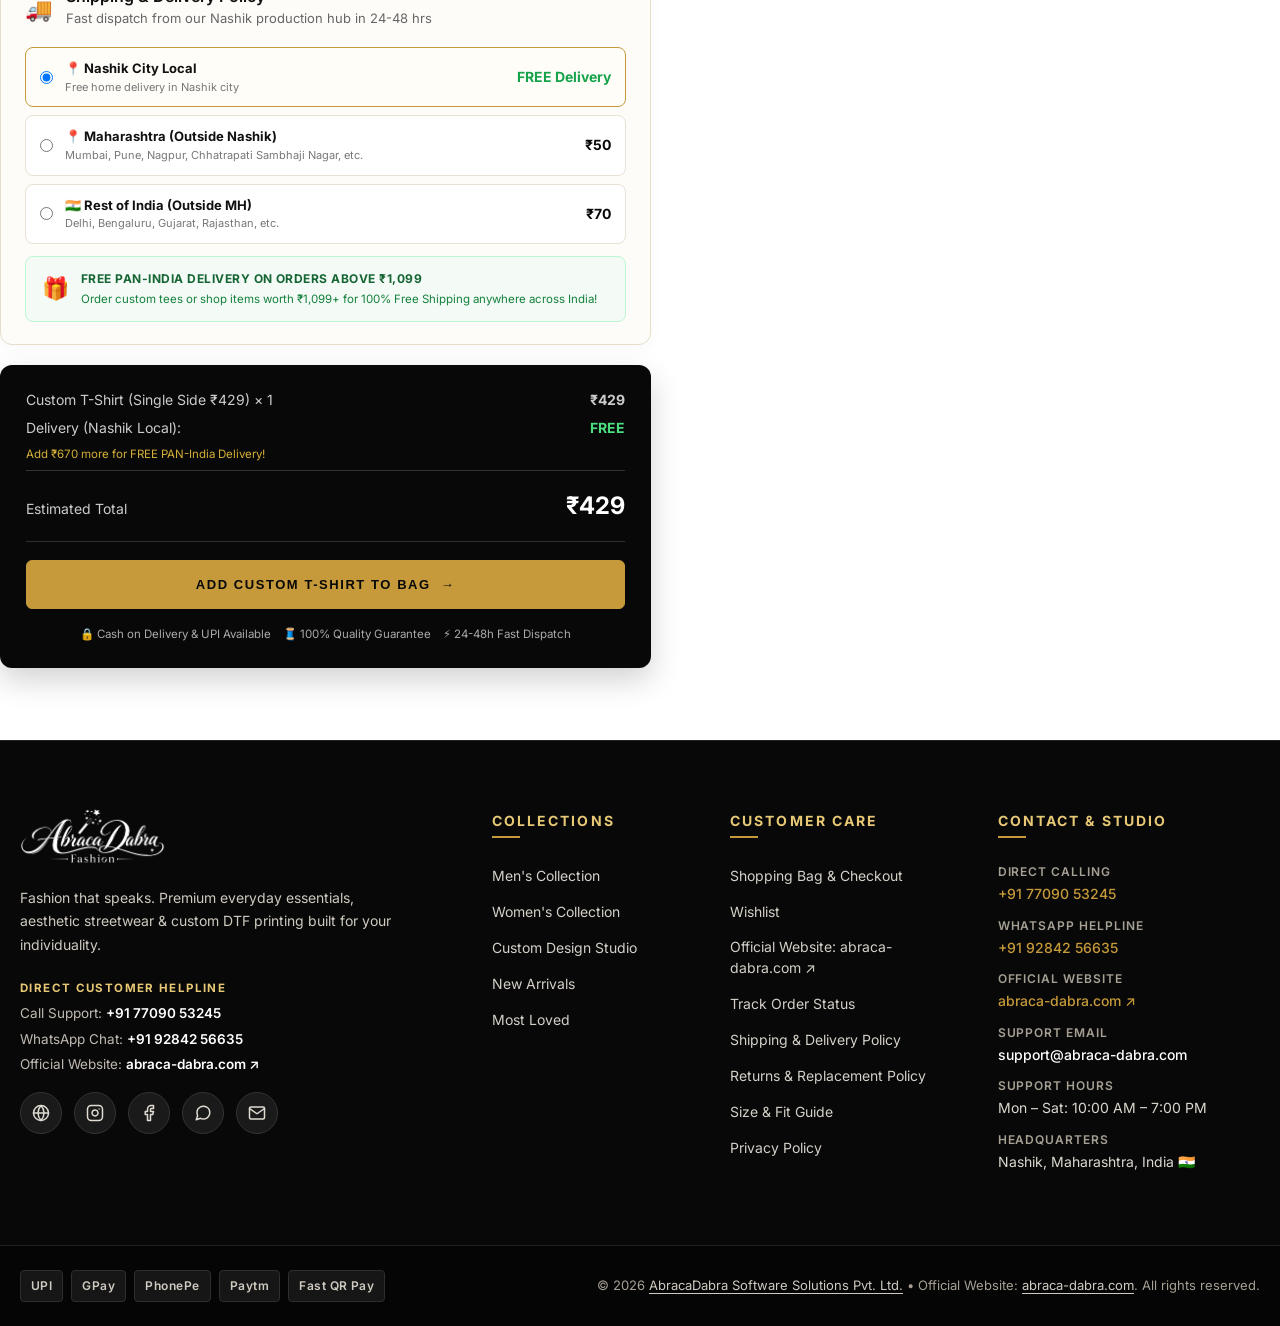
<file: studio.html>
<!doctype html>
<html lang="en">

<head>
  <script async src="https://www.googletagmanager.com/gtm.js?id=GTM-W6MGT7J9"></script>
  <script>
    window.dataLayer = window.dataLayer || [];
    function gtag() { dataLayer.push(arguments); }
    gtag('js', new Date());
  </script>
  <meta charset="utf-8">
  <meta name="viewport" content="width=device-width,initial-scale=1">
  <title>Custom T-Shirt Printing Online India | Design Studio | AbracaDabra Fashion</title>
  <meta name="description"
    content="Design custom printed T-shirts online in India. 3 classic colors: Black, White, Navy. Single side print from ₹429, both sides ₹519. Free delivery in Nashik and Pan-India on orders above ₹1,099.">
  <link rel="canonical" href="https://www.example.com/studio.html">
  <meta property="og:title" content="Custom T-Shirt Printing Online India | Design Studio | AbracaDabra Fashion">
  <meta property="og:description"
    content="Design custom printed T-shirts online in India. Single side print from ₹429, both sides ₹519. Free delivery in Nashik & Pan-India on ₹1099+.">
  <meta property="og:type" content="website">
  <meta name="twitter:card" content="summary_large_image">
  <meta name="robots" content="index,follow">
  <link rel="icon" type="image/png" href="assets/favicon.png">
  <link rel="shortcut icon" href="favicon.ico" type="image/x-icon">
  <link rel="apple-touch-icon" href="assets/favicon.png">
  <link rel="preconnect" href="https://fonts.googleapis.com">
  <link rel="preconnect" href="https://fonts.gstatic.com" crossorigin>
  <link
    href="https://fonts.googleapis.com/css2?family=Inter:wght@400;500;600;700&family=Playfair+Display:ital,wght@0,500;0,700;1,500&display=swap"
    rel="stylesheet">
  <link rel="stylesheet" href="css/style.css">
</head>

<body data-p="studio">
  <main class="wrap sec studio-page-wrap">
    <div class="studio-top-banner">
      <div class="studio-headline-group">
        <span class="eyebrow">AbracaDabra Custom Print Studio &bull; Nashik</span>
        <h1>CUSTOM T-SHIRT DESIGN STUDIO</h1>
        <p class="studio-subtext">Premium 180 GSM bio-washed combed cotton t-shirts with high-definition DTF printing
          that never fades or cracks.</p>
      </div>
      <div class="studio-perks-pills">
        <span class="studio-perk-pill">✨ <strong>₹429</strong> Single Side Print</span>
        <span class="studio-perk-pill gold-perk">🔥 <strong>₹519</strong> Both Sides Print</span>
        <span class="studio-perk-pill">🚚 <strong>FREE</strong> Nashik Delivery</span>
        <span class="studio-perk-pill">⚡ <strong>FREE</strong> PAN-India on ₹1,099+</span>
      </div>
    </div>

    <div class="studio-layout">
      <!-- Left Configuration Column -->
      <div class="studio-config-col">
        <!-- 1. Color Selection (Black, White, Navy ONLY) -->
        <div class="studio-card">
          <div class="card-step-header">
            <span class="step-badge">1</span>
            <div>
              <h3>Choose T-Shirt Color</h3>
              <p>Select from 3 classic premium shades (240 GSM Cotton)</p>
            </div>
          </div>
          <div class="color-picker-grid" id="cc2"></div>
        </div>

        <!-- 2. Print Placement & Pricing -->
        <div class="studio-card">
          <div class="card-step-header">
            <span class="step-badge">2</span>
            <div>
              <h3>Select Print Placement</h3>
              <p>Single side from ₹429 &bull; Both sides ₹519 (Save ₹339)</p>
            </div>
          </div>
          <div class="print-cards-grid" id="print-options">
            <label class="print-choice-card active" data-val="front">
              <input type="radio" name="print_side" value="front" checked>
              <div class="p-card-body">
                <div class="p-card-top">
                  <span class="p-title">Front Side Only</span>
                  <span class="p-price">₹429</span>
                </div>
                <p class="p-desc">Single-side chest logo or front artwork</p>
              </div>
            </label>
            <label class="print-choice-card" data-val="back">
              <input type="radio" name="print_side" value="back">
              <div class="p-card-body">
                <div class="p-card-top">
                  <span class="p-title">Back Side Only</span>
                  <span class="p-price">₹429</span>
                </div>
                <p class="p-desc">Single-side large statement back-print</p>
              </div>
            </label>
            <label class="print-choice-card best-value" data-val="both">
              <span class="deal-tag">🔥 BEST VALUE</span>
              <input type="radio" name="print_side" value="both">
              <div class="p-card-body">
                <div class="p-card-top">
                  <span class="p-title">Both Sides (Front + Back)</span>
                  <span class="p-price">₹519 <del>₹858</del></span>
                </div>
                <p class="p-desc">Complete front &amp; back custom printing</p>
              </div>
            </label>
          </div>
        </div>

        <!-- 3. Upload Artwork -->
        <div class="studio-card">
          <div class="card-step-header">
            <span class="step-badge">3</span>
            <div>
              <h3>Upload Custom Artwork / Logo</h3>
              <p>PNG (transparent recommended), JPG or PDF up to 15MB</p>
            </div>
          </div>
          <div class="upload-zones-wrap">
            <div class="upload-box" id="front-art-zone">
              <div class="upload-box-header">
                <span class="u-tag">FRONT SIDE ARTWORK</span>
                <span class="u-status" id="front-status">No file uploaded</span>
              </div>
              <label class="upload-trigger-btn">
                <input type="file" id="ffa" accept=".png,.jpg,.jpeg,.pdf" class="hidden-input">
                <svg width="18" height="18" viewBox="0 0 24 24" fill="none" stroke="currentColor" stroke-width="2">
                  <path d="M21 15v4a2 2 0 0 1-2 2H5a2 2 0 0 1-2-2v-4"></path>
                  <polyline points="17 8 12 3 7 8"></polyline>
                  <line x1="12" y1="3" x2="12" y2="15"></line>
                </svg>
                <span>Choose Front Artwork</span>
              </label>
              <p class="upload-hint" id="front-hint">Recommended: high-resolution image with transparent background</p>
            </div>

            <div class="upload-box" id="back-art-zone">
              <div class="upload-box-header">
                <span class="u-tag">BACK SIDE ARTWORK</span>
                <span class="u-status" id="back-status">No file uploaded</span>
              </div>
              <label class="upload-trigger-btn">
                <input type="file" id="fba" accept=".png,.jpg,.jpeg,.pdf" class="hidden-input">
                <svg width="18" height="18" viewBox="0 0 24 24" fill="none" stroke="currentColor" stroke-width="2">
                  <path d="M21 15v4a2 2 0 0 1-2 2H5a2 2 0 0 1-2-2v-4"></path>
                  <polyline points="17 8 12 3 7 8"></polyline>
                  <line x1="12" y1="3" x2="12" y2="15"></line>
                </svg>
                <span>Choose Back Artwork</span>
              </label>
              <p class="upload-hint" id="back-hint">Active when Back Side or Both Sides printing is selected</p>
            </div>
          </div>
        </div>

        <!-- 4. Sizes & Quantities -->
        <div class="studio-card">
          <div class="card-step-header">
            <span class="step-badge">4</span>
            <div>
              <h3>Select Sizes &amp; Quantities</h3>
              <p>Unisex Regular Fit (Pre-shrunk, bio-washed cotton)</p>
            </div>
          </div>
          <div class="sizes-steppers-grid" id="sizes"></div>
        </div>

        <!-- 5. Delivery Rate Card & Policy -->
        <div class="studio-card delivery-policy-card">
          <div class="card-step-header">
            <span class="step-badge-icon">🚚</span>
            <div>
              <h3>Shipping &amp; Delivery Policy</h3>
              <p>Fast dispatch from our Nashik production hub in 24-48 hrs</p>
            </div>
          </div>
          <div class="delivery-rates-list" id="del-rates-list">
            <label class="del-rate-row active" data-rate="nashik">
              <input type="radio" name="del_zone" value="nashik" checked>
              <div class="del-row-info">
                <strong>📍 Nashik City Local</strong>
                <small>Free home delivery in Nashik city</small>
              </div>
              <span class="del-cost free">FREE Delivery</span>
            </label>
            <label class="del-rate-row" data-rate="mh">
              <input type="radio" name="del_zone" value="mh">
              <div class="del-row-info">
                <strong>📍 Maharashtra (Outside Nashik)</strong>
                <small>Mumbai, Pune, Nagpur, Chhatrapati Sambhaji Nagar, etc.</small>
              </div>
              <span class="del-cost">₹50</span>
            </label>
            <label class="del-rate-row" data-rate="outside">
              <input type="radio" name="del_zone" value="outside">
              <div class="del-row-info">
                <strong>🇮🇳 Rest of India (Outside MH)</strong>
                <small>Delhi, Bengaluru, Gujarat, Rajasthan, etc.</small>
              </div>
              <span class="del-cost">₹70</span>
            </label>
          </div>
          <div class="free-shipping-threshold-banner">
            <span class="threshold-icon">🎁</span>
            <div class="threshold-text">
              <strong>FREE PAN-INDIA DELIVERY ON ORDERS ABOVE ₹1,099</strong>
              <p>Order custom tees or shop items worth ₹1,099+ for 100% Free Shipping anywhere across India!</p>
            </div>
          </div>
        </div>

        <!-- 7. Order Total & Add to Bag -->
        <div class="studio-checkout-card">
          <div id="tot" class="calc-total-box"></div>
          <button class="btn gold studio-cta-btn" id="addc">
            <span>ADD CUSTOM T-SHIRT TO BAG</span>
            <span class="cta-arrow">→</span>
          </button>
          <div class="studio-guarantee-strip">
            <span>🔒 Cash on Delivery &amp; UPI Available</span>
            <span>🧵 100% Quality Guarantee</span>
            <span>⚡ 24-48h Fast Dispatch</span>
          </div>
        </div>
      </div>

      <!-- Right Sticky Live Preview Column -->
      <div class="studio-preview-col">
        <div class="studio-preview-card">
          <div class="preview-card-header">
            <div>
              <h3 class="preview-heading">LIVE T-SHIRT PREVIEW</h3>
              <span class="preview-sub-info" id="view-indicator">FRONT VIEW &bull; Pure White</span>
            </div>
            <div class="side-switcher" id="sv">
              <button class="side-btn active" data-v="front">FRONT</button>
              <button class="side-btn" data-v="back">BACK</button>
            </div>
          </div>

          <div class="tee-mockup-stage">
            <div class="tee-canvas-wrap" id="tee">
              <!-- Realistic High-Res Vector T-Shirt -->
              <svg viewBox="0 0 400 460" class="tee-vector-svg" xmlns="http://www.w3.org/2000/svg">
                <defs>
                  <filter id="teeShadow" x="-10%" y="-10%" width="120%" height="120%">
                    <feDropShadow dx="0" dy="14" stdDeviation="18" flood-color="rgba(0,0,0,0.14)" />
                  </filter>
                  <linearGradient id="teeShading" x1="0%" y1="0%" x2="100%" y2="0%">
                    <stop offset="0%" stop-color="#000" stop-opacity="0.10" />
                    <stop offset="14%" stop-color="#fff" stop-opacity="0.04" />
                    <stop offset="50%" stop-color="#fff" stop-opacity="0" />
                    <stop offset="86%" stop-color="#000" stop-opacity="0.04" />
                    <stop offset="100%" stop-color="#000" stop-opacity="0.14" />
                  </linearGradient>
                </defs>
                <path class="tee-body-path"
                  d="M 130,22 C 160,50 240,50 270,22 L 365,65 L 332,150 L 292,135 L 292,435 C 292,445 282,450 270,450 L 130,450 C 118,450 108,445 108,435 L 108,135 L 68,150 L 35,65 Z"
                  fill="var(--tc, #ffffff)" stroke="rgba(0,0,0,0.14)" stroke-width="2" filter="url(#teeShadow)" />
                <path
                  d="M 130,22 C 160,50 240,50 270,22 L 365,65 L 332,150 L 292,135 L 292,435 C 292,445 282,450 270,450 L 130,450 C 118,450 108,445 108,435 L 108,135 L 68,150 L 35,65 Z"
                  fill="url(#teeShading)" />
                <path d="M 130,22 C 160,50 240,50 270,22 C 248,38 152,38 130,22 Z" fill="rgba(0,0,0,0.06)"
                  stroke="rgba(0,0,0,0.22)" stroke-width="2.5" />
                <path d="M 292,135 C 285,100 280,68 270,22" stroke="rgba(0,0,0,0.12)" stroke-width="2" fill="none" />
                <path d="M 108,135 C 115,100 120,68 130,22" stroke="rgba(0,0,0,0.12)" stroke-width="2" fill="none" />
              </svg>

              <!-- Printable chest target zone -->
              <div class="print-target-zone" id="zone"></div>
            </div>
          </div>

          <div class="preview-card-footer">
            <div class="preview-spec-item">
              <span>Color:</span>
              <strong id="color-spec-name">Pure White</strong>
            </div>
            <div class="preview-spec-item">
              <span>Placement:</span>
              <strong id="placement-spec-name">Front Side (₹429)</strong>
            </div>
            <div class="preview-spec-item">
              <span>Fabric:</span>
              <strong>180 GSM Bio-Wash</strong>
            </div>
          </div>
        </div>
      </div>
    </div>
    </div>
  </main>
  <script src="js/products.js"></script>
  <script src="js/app.js"></script>
</body>

</html>
</file>
<file: css/style.css>
:root {
  --k: #080808;
  --w: #fff;
  --iv: #F8F6F1;
  --g: #C69A3A;
  --lg: #E7C875;
  --ch: #202020;
  --r: #B8322B
}

* {
  box-sizing: border-box;
  margin: 0
}

html {
  scroll-behavior: smooth
}

body {
  font: 16px/1.6 Inter, system-ui, sans-serif;
  color: var(--k);
  background: var(--w);
  overflow-x: hidden
}

h1,
h2,
h3,
.serif {
  font-family: 'Playfair Display', Georgia, serif;
  font-weight: 500;
  line-height: 1.1
}

img {
  max-width: 100%
}

a {
  color: inherit;
  text-decoration: none
}

.wrap {
  max-width: 1280px;
  margin: auto;
  padding: 0 20px
}

.sec {
  padding: 72px 0
}

.iv {
  background: var(--iv)
}

.dark {
  background: var(--k);
  color: var(--iv)
}

.eyebrow {
  letter-spacing: .25em;
  font-size: 12px;
  text-transform: uppercase;
  color: var(--g)
}

h2 {
  font-size: clamp(30px, 5vw, 52px);
  margin: 8px 0 28px
}

.btn {
  display: inline-block;
  padding: 14px 28px;
  border: 1px solid var(--k);
  background: var(--k);
  color: #fff;
  letter-spacing: .14em;
  font-size: 12px;
  cursor: pointer;
  transition: .25s
}

.btn:hover {
  background: var(--g);
  border-color: var(--g)
}

.btn.gold {
  background: var(--g);
  border-color: var(--g);
  color: var(--k)
}

.btn.ghost {
  background: none;
  color: inherit
}

.btn.ghost:hover {
  background: var(--k);
  color: #fff
}

.dark .btn.ghost {
  border-color: var(--lg)
}

.ann {
  background: var(--k);
  color: var(--lg);
  text-align: center;
  font-size: 12px;
  letter-spacing: .12em;
  padding: 8px
}

header {
  position: sticky;
  top: 0;
  z-index: 90;
  background: #fff;
  border-bottom: 1px solid #eae6de;
  box-shadow: 0 2px 12px rgba(0, 0, 0, 0.03)
}

.nav {
  display: flex;
  align-items: center;
  justify-content: space-between;
  height: 76px;
  gap: 18px
}

.nav-left {
  display: flex;
  align-items: center;
  gap: 14px
}

.brand-logo {
  display: flex;
  align-items: center;
  text-decoration: none
}

.site-logo {
  height: 56px;
  max-height: 60px;
  width: auto;
  max-width: 220px;
  object-fit: contain;
  display: block
}

.desktop-nav {
  display: flex;
  align-items: center
}

.nav-links {
  display: flex;
  align-items: center;
  gap: 24px;
  list-style: none;
  padding: 0;
  margin: 0
}

.nav-links li a {
  font-size: 13px;
  letter-spacing: .08em;
  text-transform: uppercase;
  font-weight: 500;
  color: var(--k);
  padding: 8px 0;
  position: relative;
  transition: color .25s ease;
  white-space: nowrap
}

.nav-links li a::after {
  content: '';
  position: absolute;
  bottom: 0;
  left: 0;
  width: 0%;
  height: 2px;
  background: var(--g);
  transition: width .25s ease
}

.nav-links li a:hover,
.nav-links li a.active {
  color: var(--g)
}

.nav-links li a:hover::after,
.nav-links li a.active::after {
  width: 100%
}

.nav-right {
  display: flex;
  align-items: center;
  gap: 14px
}

.nav-bag-btn {
  display: flex;
  align-items: center;
  gap: 8px;
  font-size: 13px;
  font-weight: 600;
  letter-spacing: .05em;
  color: var(--k);
  padding: 8px 16px;
  border-radius: 24px;
  border: 1px solid #e2ddd4;
  background: #faf9f6;
  transition: all .25s ease;
  white-space: nowrap
}

.nav-bag-btn:hover {
  background: var(--k);
  color: #fff;
  border-color: var(--k)
}

.nav-bag-btn .cart-count {
  background: var(--g);
  color: var(--k);
  font-weight: 700;
  font-size: 11px;
  padding: 2px 7px;
  border-radius: 10px;
  margin-left: 2px
}

.nav-bag-btn:hover .cart-count {
  background: var(--g);
  color: #fff
}

.burger {
  display: none;
  background: none;
  border: 0;
  cursor: pointer;
  padding: 8px;
  width: 40px;
  height: 40px;
  flex-direction: column;
  justify-content: center;
  align-items: center;
  gap: 5px;
  border-radius: 4px
}

.burger span {
  display: block;
  width: 22px;
  height: 2px;
  background: var(--k);
  border-radius: 2px;
  transition: all .3s ease
}

.burger:hover span {
  background: var(--g)
}

.nav-backdrop {
  position: fixed;
  inset: 0;
  background: rgba(0, 0, 0, 0.6);
  backdrop-filter: blur(2px);
  z-index: 998;
  opacity: 0;
  pointer-events: none;
  transition: opacity .35s ease
}

.nav-backdrop.open {
  opacity: 1;
  pointer-events: auto
}

.mobile-drawer {
  position: fixed;
  top: 0;
  left: 0;
  bottom: 0;
  width: 300px;
  max-width: 85vw;
  background: #fff;
  z-index: 999;
  box-shadow: 6px 0 28px rgba(0, 0, 0, 0.2);
  transform: translateX(-100%);
  transition: transform .35s cubic-bezier(0.16, 1, 0.3, 1);
  display: flex;
  flex-direction: column;
  overflow-y: auto
}

.mobile-drawer.open {
  transform: translateX(0)
}

.drawer-header {
  display: flex;
  align-items: center;
  justify-content: space-between;
  padding: 16px 20px;
  border-bottom: 1px solid #f0ece3
}

.drawer-logo-img {
  height: 48px;
  max-height: 52px;
  width: auto;
  max-width: 180px;
  object-fit: contain;
  display: block
}

.drawer-close {
  background: none;
  border: none;
  font-size: 22px;
  line-height: 1;
  width: 36px;
  height: 36px;
  display: flex;
  align-items: center;
  justify-content: center;
  border-radius: 50%;
  cursor: pointer;
  color: #666;
  transition: all .2s ease
}

.drawer-close:hover {
  background: #f4f2ec;
  color: var(--k)
}

.drawer-body {
  padding: 14px 0;
  flex: 1
}

.drawer-links {
  list-style: none;
  padding: 0;
  margin: 0
}

.drawer-links li a {
  display: flex;
  align-items: center;
  padding: 13px 22px;
  font-size: 14px;
  font-weight: 500;
  letter-spacing: .06em;
  text-transform: uppercase;
  color: var(--k);
  border-left: 3px solid transparent;
  transition: all .2s ease
}

.drawer-links li a:hover,
.drawer-links li a.active {
  background: #faf8f4;
  color: var(--g);
  border-left-color: var(--g)
}

.drawer-links li a.drawer-bag-highlight {
  margin: 10px 16px;
  border-radius: 8px;
  background: var(--iv);
  border: 1px solid #e8e3d6;
  border-left: 1px solid #e8e3d6;
  font-weight: 600
}

.drawer-links li a.drawer-bag-highlight .cart-count {
  background: var(--g);
  color: var(--k);
  font-size: 11px;
  font-weight: 700;
  padding: 2px 7px;
  border-radius: 10px;
  margin-left: 6px
}

.drawer-footer {
  padding: 20px;
  border-top: 1px solid #f0ece3;
  background: #fdfcf9
}

.drawer-tagline {
  font-size: 11px;
  letter-spacing: .25em;
  color: var(--g);
  font-weight: 600;
  text-transform: uppercase;
  margin-bottom: 12px;
  text-align: center
}

.drawer-cta {
  width: 100%;
  text-align: center;
  padding: 12px;
  font-size: 12px
}

.hero {
  background: linear-gradient(180deg, #faf8f5 0%, var(--iv) 100%);
  width: 100%;
  position: relative;
  overflow: hidden
}

.hero-wrap {
  display: grid;
  grid-template-columns: 1.05fr .95fr;
  gap: 48px;
  min-height: 76vh;
  align-items: center;
  padding-top: 24px;
  padding-bottom: 32px
}

.hero-content {
  display: flex;
  flex-direction: column;
  justify-content: center;
  gap: 18px;
  padding: 24px 0
}

.hero h1 {
  font-size: clamp(36px, 4.6vw, 66px);
  line-height: 1.08;
  letter-spacing: -.01em
}

.hero-gold-text {
  background: linear-gradient(135deg, #a4761e 0%, #d4af37 50%, #8c6414 100%);
  -webkit-background-clip: text;
  -webkit-text-fill-color: transparent;
  display: inline-block
}

.hero-desc {
  font-size: 16px;
  color: #555;
  max-width: 540px;
  line-height: 1.6
}

.hero-chips {
  display: flex;
  flex-wrap: wrap;
  gap: 8px;
  margin: 2px 0 4px
}

.hero-chip {
  display: inline-flex;
  align-items: center;
  gap: 6px;
  padding: 5px 12px;
  background: rgba(255, 255, 255, 0.85);
  border: 1px solid #e8e2d4;
  border-radius: 20px;
  font-size: 12px;
  color: #333;
  font-weight: 600;
  box-shadow: 0 1px 4px rgba(0, 0, 0, 0.03)
}

.hero-chip svg {
  color: #16a34a
}

.hero-btns {
  display: flex;
  gap: 12px;
  flex-wrap: wrap;
  margin-top: 6px
}

.hero-btn-main {
  background: var(--k);
  color: #fff;
  border-radius: 4px;
  font-weight: 600;
  box-shadow: 0 6px 18px rgba(0, 0, 0, 0.15);
  padding: 14px 30px
}

.hero-btn-main:hover {
  background: var(--g);
  border-color: var(--g);
  color: var(--k);
  transform: translateY(-2px);
  box-shadow: 0 8px 22px rgba(198, 154, 58, 0.35)
}

.hero-btn-studio {
  border: 1.5px solid var(--g);
  background: #fff;
  color: var(--k);
  border-radius: 4px;
  font-weight: 600;
  padding: 14px 26px
}

.hero-btn-studio:hover {
  background: var(--k);
  color: #fff;
  border-color: var(--k);
  transform: translateY(-2px)
}

.hero-social-proof {
  display: flex;
  align-items: center;
  gap: 14px;
  margin-top: 8px;
  padding-top: 16px;
  border-top: 1px solid rgba(0, 0, 0, 0.07)
}

.hero-avatars {
  display: flex;
  align-items: center
}

.av {
  width: 30px;
  height: 30px;
  border-radius: 50%;
  border: 2px solid #fff;
  margin-left: -8px;
  background-size: cover;
  background-position: center;
  display: inline-flex;
  align-items: center;
  justify-content: center;
  font-size: 11px;
  font-weight: 700
}

.av:first-child {
  margin-left: 0
}

.av1 {
  background-image: url('https://images.unsplash.com/photo-1534528741775-53994a69daeb?auto=format&fit=crop&w=80&q=80')
}

.av2 {
  background-image: url('https://images.unsplash.com/photo-1507003211169-0a1dd7228f2d?auto=format&fit=crop&w=80&q=80')
}

.av3 {
  background-image: url('https://images.unsplash.com/photo-1517841905240-472988babdf9?auto=format&fit=crop&w=80&q=80')
}

.av4 {
  background: var(--g);
  color: var(--k)
}

.hero-stars {
  color: #eab308;
  font-size: 13px
}

.hero-proof-text span {
  font-size: 12px;
  color: #666;
  display: block
}

.hero-art-container {
  position: relative;
  width: 100%;
  height: 100%;
  display: flex;
  align-items: center;
  justify-content: flex-end
}

.hero-art {
  width: 100%;
  max-width: 480px;
  aspect-ratio: 4/5;
  border-radius: 16px;
  overflow: hidden;
  position: relative;
  background: #f0ece3;
  box-shadow: 0 22px 50px rgba(0, 0, 0, 0.1);
  border: 1px solid rgba(198, 154, 58, 0.22);
  animation: rev 1.2s both
}

.hero-img {
  width: 100%;
  height: 100%;
  object-fit: cover;
  object-position: center top;
  display: block;
  transition: transform .7s ease
}

.hero:hover .hero-img {
  transform: scale(1.025)
}

.hero-tag-pill {
  position: absolute;
  top: 16px;
  right: 16px;
  background: rgba(8, 8, 8, 0.85);
  backdrop-filter: blur(8px);
  -webkit-backdrop-filter: blur(8px);
  color: #fff;
  padding: 6px 14px;
  border-radius: 20px;
  font-size: 11px;
  font-weight: 700;
  letter-spacing: .06em;
  border: 1px solid rgba(198, 154, 58, 0.5);
  z-index: 2
}

.hero-product-pill {
  position: absolute;
  bottom: 16px;
  left: 16px;
  background: rgba(255, 255, 255, 0.92);
  backdrop-filter: blur(10px);
  -webkit-backdrop-filter: blur(10px);
  padding: 9px 14px;
  border-radius: 10px;
  border: 1px solid rgba(255, 255, 255, 0.9);
  box-shadow: 0 8px 24px rgba(0, 0, 0, 0.12);
  z-index: 2;
  line-height: 1.3
}

.hero-product-pill strong {
  display: block;
  font-size: 12.5px;
  font-weight: 600;
  color: #111
}

.hero-product-pill span {
  display: block;
  font-size: 11.5px;
  color: #555;
  margin-top: 2px
}

.hero-perks-bar {
  background: #ffffff;
  border-top: 1px solid #ebe5d8;
  border-bottom: 1px solid #ebe5d8;
  padding: 18px 0;
  box-shadow: 0 2px 10px rgba(0, 0, 0, 0.02)
}

.hero-perks-wrap {
  display: grid;
  grid-template-columns: repeat(3, 1fr);
  gap: 28px
}

.perk-item {
  display: flex;
  align-items: center;
  gap: 12px
}

.perk-icon {
  font-size: 20px;
  width: 42px;
  height: 42px;
  border-radius: 8px;
  background: #faf8f5;
  border: 1px solid #eae4d8;
  display: flex;
  align-items: center;
  justify-content: center;
  flex-shrink: 0
}

.perk-item strong {
  font-size: 13px;
  font-weight: 600;
  color: #111;
  display: block
}

.perk-item p {
  font-size: 11.5px;
  color: #666;
  margin: 0
}

@keyframes rev {
  from {
    clip-path: inset(0 0 100% 0);
    opacity: 0
  }

  to {
    clip-path: inset(0);
    opacity: 1
  }
}

.ph {
  background: linear-gradient(160deg, hsl(var(--h, 40) 25% 82%), hsl(var(--h, 40) 30% 55%));
  display: flex;
  align-items: flex-end;
  padding: 16px;
  color: #fff;
  font: italic 22px 'Playfair Display', serif;
  position: relative;
  overflow: hidden
}

.tiles {
  display: grid;
  grid-template-columns: repeat(6, 1fr);
  grid-auto-rows: 260px;
  gap: 14px
}

.tile {
  position: relative;
  grid-column: span 2;
  transition: .4s;
  overflow: hidden;
  border-radius: 4px;
  background: #181818
}

.tile:nth-child(1) {
  grid-column: span 3;
  grid-row: span 2
}

.tile:nth-child(2),
.tile:nth-child(3) {
  grid-column: span 3
}

.tile:hover {
  transform: translateY(-4px);
  box-shadow: 0 14px 28px rgba(0, 0, 0, 0.18)
}

.tile-img {
  position: absolute;
  inset: 0;
  width: 100%;
  height: 100%;
  object-fit: cover;
  transition: transform .5s ease;
  display: block
}

.tile:hover .tile-img {
  transform: scale(1.05)
}

.tile>div {
  position: absolute;
  inset: auto 0 0;
  padding: 22px;
  background: linear-gradient(to top, rgba(0, 0, 0, .85) 0%, rgba(0, 0, 0, .4) 60%, transparent 100%);
  color: #fff;
  z-index: 2
}

.tile .ph {
  position: absolute;
  inset: 0
}

.tile h3 {
  font-size: 26px
}

.tile span {
  font-size: 12px;
  letter-spacing: .15em;
  color: var(--lg);
  font-weight: 600;
  display: inline-block;
  margin-top: 4px
}

.grid {
  display: grid;
  grid-template-columns: repeat(4, 1fr);
  gap: 24px 16px
}

.card {
  position: relative
}

.card-media {
  position: relative;
  aspect-ratio: 3/4;
  overflow: hidden;
  background: #f5f3ee;
  border-radius: 4px;
  display: flex;
  align-items: center;
  justify-content: center
}

.card-img {
  width: 100%;
  height: 100%;
  object-fit: cover;
  transition: transform .45s ease, filter .3s ease;
  display: block
}

.card:hover .card-img {
  transform: scale(1.04);
  filter: brightness(.96)
}

.card .ph {
  aspect-ratio: 3/4;
  transition: .5s
}

.card:hover .ph {
  filter: brightness(.92) saturate(1.2)
}

.card .q {
  position: absolute;
  left: 10px;
  right: 10px;
  top: calc(100% - 150px);
  display: flex;
  gap: 6px;
  opacity: 0;
  transition: .3s;
  z-index: 3
}

.card:hover .q {
  opacity: 1
}

.card .q .btn {
  flex: 1;
  padding: 10px;
  background: #fff;
  color: var(--k);
  border-color: #fff;
  text-align: center
}

.card .wl {
  position: absolute;
  top: 10px;
  right: 10px;
  background: #fff;
  border: 0;
  border-radius: 50%;
  width: 34px;
  height: 34px;
  cursor: pointer;
  font-size: 16px;
  z-index: 3
}

.card h3 {
  font: 600 14px Inter;
  margin-top: 10px
}

.card small {
  color: #777
}

.pr b {
  margin-right: 8px
}

.pr s {
  color: #999;
  font-size: 13px
}

.pr em {
  color: var(--r);
  font-style: normal;
  font-size: 12px;
  margin-left: 6px
}

.sw {
  display: flex;
  gap: 5px;
  margin-top: 4px
}

.sw i {
  width: 14px;
  height: 14px;
  border-radius: 50%;
  border: 1px solid #ccc;
  display: block
}

.banner {
  text-align: center;
  padding: 110px 20px;
  background: linear-gradient(135deg, var(--ch), #000);
  color: #fff
}

.banner h2 {
  margin-bottom: 20px
}

.studio-promo {
  display: grid;
  grid-template-columns: 1fr 1fr;
  gap: 48px;
  align-items: center
}

.promo-tee-wrap {
  display: flex;
  justify-content: center;
  align-items: center
}

.promo-tee-img {
  max-width: 360px;
  width: 100%;
  height: auto;
  border-radius: 8px;
  box-shadow: 0 20px 40px rgba(0, 0, 0, .4);
  transition: transform .4s ease;
  display: block
}

.promo-tee-img:hover {
  transform: scale(1.02)
}

.studio-page-wrap {
  padding-top: 28px;
  padding-bottom: 72px
}

.studio-top-banner {
  margin-bottom: 32px;
  background: var(--iv);
  padding: 28px 32px;
  border-radius: 14px;
  border: 1px solid #ebe5d8;
  display: flex;
  flex-direction: column;
  gap: 16px
}

.studio-headline-group h1 {
  font-size: clamp(26px, 4vw, 42px);
  letter-spacing: -.01em;
  margin: 6px 0 8px
}

.studio-subtext {
  font-size: 15px;
  color: #555;
  max-width: 680px;
  line-height: 1.5
}

.studio-perks-pills {
  display: flex;
  flex-wrap: wrap;
  gap: 10px
}

.studio-perk-pill {
  display: inline-flex;
  align-items: center;
  gap: 6px;
  background: #fff;
  border: 1px solid #e2dac9;
  padding: 6px 14px;
  border-radius: 20px;
  font-size: 12.5px;
  color: #333;
  font-weight: 500;
  box-shadow: 0 1px 4px rgba(0, 0, 0, 0.03)
}

.studio-perk-pill.gold-perk {
  background: #fdf9ef;
  border-color: var(--g);
  color: #876114
}

.studio-layout {
  display: grid;
  grid-template-columns: 1.05fr 0.95fr;
  gap: 40px;
  align-items: start
}

.studio-config-col {
  display: flex;
  flex-direction: column;
  gap: 20px
}

.studio-card {
  background: #fff;
  border: 1px solid #ebe5d8;
  border-radius: 12px;
  padding: 22px 24px;
  box-shadow: 0 4px 16px rgba(0, 0, 0, 0.03)
}

.card-step-header {
  display: flex;
  align-items: center;
  gap: 14px;
  margin-bottom: 18px
}

.step-badge {
  width: 28px;
  height: 28px;
  border-radius: 50%;
  background: var(--k);
  color: #fff;
  font-size: 13px;
  font-weight: 700;
  display: flex;
  align-items: center;
  justify-content: center;
  flex-shrink: 0
}

.step-badge-icon {
  font-size: 22px;
  line-height: 1
}

.card-step-header h3 {
  font-size: 16px;
  font-weight: 600;
  font-family: Inter, system-ui, sans-serif;
  color: #111;
  margin-bottom: 2px
}

.card-step-header p {
  font-size: 13px;
  color: #666;
  margin: 0
}

.color-picker-grid {
  display: grid;
  grid-template-columns: repeat(3, 1fr);
  gap: 12px
}

.color-btn {
  display: flex;
  align-items: center;
  gap: 10px;
  padding: 12px 14px;
  border: 2px solid #e8e2d4;
  background: #fff;
  border-radius: 8px;
  cursor: pointer;
  transition: all .2s ease;
  text-align: left
}

.color-btn:hover {
  border-color: #bbb
}

.color-btn.active {
  border-color: var(--k);
  background: #faf8f5;
  box-shadow: 0 0 0 1px var(--k)
}

.color-swatch-circle {
  width: 24px;
  height: 24px;
  border-radius: 50%;
  border: 1px solid #ccc;
  flex-shrink: 0
}

.color-btn-info strong {
  display: block;
  font-size: 13px;
  color: #111;
  font-weight: 600
}

.color-btn-info small {
  display: block;
  font-size: 11px;
  color: #777
}

.print-cards-grid {
  display: flex;
  flex-direction: column;
  gap: 10px
}

.print-choice-card {
  display: flex;
  align-items: center;
  padding: 14px 18px;
  border: 2px solid #e8e2d4;
  border-radius: 10px;
  cursor: pointer;
  position: relative;
  background: #fff;
  transition: all .2s ease
}

.print-choice-card:hover {
  border-color: #ccc
}

.print-choice-card.active {
  border-color: var(--k);
  background: #fcfbf8;
  box-shadow: 0 0 0 1px var(--k)
}

.print-choice-card input {
  width: auto;
  margin-right: 14px;
  cursor: pointer
}

.p-card-body {
  flex: 1
}

.p-card-top {
  display: flex;
  justify-content: space-between;
  align-items: center;
  margin-bottom: 2px
}

.p-title {
  font-size: 14px;
  font-weight: 600;
  color: #111
}

.p-price {
  font-size: 15px;
  font-weight: 700;
  color: var(--k)
}

.p-price del {
  font-size: 12px;
  font-weight: 400;
  color: #888;
  margin-left: 4px
}

.p-desc {
  font-size: 12px;
  color: #666;
  margin: 0
}

.print-choice-card.best-value {
  border-color: #d4af37
}

.print-choice-card.best-value.active {
  border-color: var(--g);
  box-shadow: 0 0 0 1px var(--g)
}

.deal-tag {
  position: absolute;
  top: -9px;
  right: 16px;
  background: linear-gradient(135deg, #c69a3a, #e7c875);
  color: #080808;
  font-size: 10px;
  font-weight: 800;
  letter-spacing: .06em;
  padding: 2px 8px;
  border-radius: 4px
}

.upload-zones-wrap {
  display: flex;
  flex-direction: column;
  gap: 14px
}

.upload-box {
  border: 1.5px dashed #dcd5c7;
  background: #faf8f5;
  border-radius: 10px;
  padding: 16px;
  transition: all .25s ease;
  position: relative
}

.upload-box.active-file {
  border-color: var(--g);
  background: #fffdf7
}

.upload-box.disabled {
  opacity: 0.42;
  background: #f3f1ed;
  border-color: #d5d0c6;
  border-style: dashed;
  pointer-events: none;
  user-select: none;
  filter: grayscale(0.5)
}

.upload-box.disabled .upload-trigger-btn {
  background: #e7e3dc;
  color: #999;
  border-color: #d0cbc2;
  cursor: not-allowed
}

.upload-box.disabled .u-tag {
  color: #888
}

.upload-box.disabled .u-status {
  color: #b91c1c;
  font-weight: 600
}

.upload-box.disabled .upload-hint {
  color: #999
}

.upload-box.enabled {
  opacity: 1;
  pointer-events: auto;
  filter: none
}

.upload-box.enabled:hover {
  border-color: var(--g)
}

.upload-box-header {
  display: flex;
  justify-content: space-between;
  align-items: center;
  margin-bottom: 10px
}

.u-tag {
  font-size: 11px;
  font-weight: 700;
  letter-spacing: .08em;
  color: var(--g);
  text-transform: uppercase
}

.u-status {
  font-size: 12px;
  color: #777;
  font-style: italic
}

.upload-trigger-btn {
  display: inline-flex;
  align-items: center;
  gap: 8px;
  padding: 10px 18px;
  background: #fff;
  border: 1px solid #ccc;
  border-radius: 6px;
  font-size: 13px;
  font-weight: 600;
  color: #222;
  cursor: pointer;
  transition: all .2s ease
}

.upload-trigger-btn:hover {
  background: var(--k);
  color: #fff;
  border-color: var(--k)
}

.hidden-input {
  display: none
}

.upload-hint {
  font-size: 11.5px;
  color: #888;
  margin: 8px 0 0
}

.text-designer-wrap {
  display: flex;
  flex-direction: column;
  gap: 12px
}

.studio-input {
  font-size: 14px;
  padding: 12px;
  border: 1px solid #dcd5c7;
  border-radius: 6px;
  width: 100%
}

.text-style-controls {
  display: grid;
  grid-template-columns: 1.5fr 1fr 1fr;
  gap: 12px;
  align-items: center
}

.ctrl-group label {
  display: block;
  font-size: 11.5px;
  font-weight: 600;
  text-transform: uppercase;
  letter-spacing: .06em;
  color: #666;
  margin-bottom: 4px
}

.studio-select {
  padding: 10px;
  border: 1px solid #dcd5c7;
  border-radius: 6px;
  font-size: 13px;
  width: 100%;
  background: #fff
}

.color-picker-input-wrap {
  display: flex;
  align-items: center;
  gap: 8px
}

.color-picker-input-wrap input[type=color] {
  width: 38px;
  height: 38px;
  padding: 2px;
  border: 1px solid #ccc;
  border-radius: 6px;
  cursor: pointer
}

.color-picker-input-wrap span {
  font-size: 12px;
  font-family: monospace;
  color: #555
}

.range-slider {
  width: 100%;
  cursor: pointer
}

.sizes-steppers-grid {
  display: grid;
  grid-template-columns: repeat(5, 1fr);
  gap: 8px
}

.size-stepper {
  border: 1px solid #e0d8ca;
  border-radius: 8px;
  padding: 8px 6px;
  text-align: center;
  background: #fff
}

.size-stepper span {
  display: block;
  font-size: 13px;
  font-weight: 700;
  color: #111;
  margin-bottom: 6px
}

.qty-stepper-row {
  display: flex;
  align-items: center;
  justify-content: center;
  gap: 4px
}

.qty-btn {
  width: 22px;
  height: 22px;
  border-radius: 4px;
  border: 1px solid #ccc;
  background: #f5f3ee;
  font-size: 14px;
  font-weight: 600;
  display: flex;
  align-items: center;
  justify-content: center;
  cursor: pointer;
  line-height: 1
}

.qty-btn:hover {
  background: var(--k);
  color: #fff;
  border-color: var(--k)
}

.qty-input {
  width: 32px;
  text-align: center;
  border: 1px solid #dcd5c7;
  border-radius: 4px;
  padding: 2px;
  font-size: 13px;
  font-weight: 600
}

.delivery-policy-card {
  background: #fdfcf9;
  border-color: #e5decb
}

.delivery-rates-list {
  display: flex;
  flex-direction: column;
  gap: 8px;
  margin-bottom: 12px
}

.del-rate-row {
  display: flex;
  align-items: center;
  padding: 10px 14px;
  border: 1px solid #e8e2d4;
  border-radius: 8px;
  background: #fff;
  cursor: pointer;
  transition: all .2s ease
}

.del-rate-row:hover {
  border-color: #ccc
}

.del-rate-row.active {
  border-color: var(--g);
  background: #fffdf8
}

.del-rate-row input {
  width: auto;
  margin-right: 12px
}

.del-row-info {
  flex: 1
}

.del-row-info strong {
  display: block;
  font-size: 13px;
  color: #111
}

.del-row-info small {
  display: block;
  font-size: 11px;
  color: #777
}

.del-cost {
  font-size: 14px;
  font-weight: 700;
  color: var(--k)
}

.del-cost.free {
  color: #16a34a
}

.free-shipping-threshold-banner {
  display: flex;
  align-items: center;
  gap: 12px;
  background: #f4fbf6;
  border: 1px solid #bbf7d0;
  padding: 12px 16px;
  border-radius: 8px
}

.threshold-icon {
  font-size: 22px
}

.threshold-text strong {
  display: block;
  font-size: 12px;
  color: #166534;
  letter-spacing: .04em
}

.threshold-text p {
  font-size: 11.5px;
  color: #15803d;
  margin: 2px 0 0
}

.studio-checkout-card {
  background: var(--k);
  color: #fff;
  border-radius: 12px;
  padding: 24px 26px;
  box-shadow: 0 12px 30px rgba(0, 0, 0, 0.18)
}

.calc-total-box {
  border-bottom: 1px solid #2e2e2e;
  padding-bottom: 16px;
  margin-bottom: 18px;
  font-size: 14px;
  color: #ccc;
  line-height: 1.6
}

.calc-total-box b {
  color: #fff;
  font-size: 24px;
  display: block;
  margin-top: 6px
}

.calc-total-box .del-info {
  font-size: 12px;
  color: var(--lg);
  margin-top: 2px
}

.studio-cta-btn {
  width: 100%;
  padding: 16px 24px;
  font-size: 13px;
  font-weight: 700;
  letter-spacing: .12em;
  display: flex;
  align-items: center;
  justify-content: center;
  gap: 10px;
  border-radius: 6px
}

.studio-guarantee-strip {
  display: flex;
  flex-wrap: wrap;
  gap: 12px;
  justify-content: center;
  margin-top: 16px;
  font-size: 11.5px;
  color: #aaa
}

.studio-preview-col {
  position: sticky;
  top: 90px
}

.studio-preview-card {
  background: #fff;
  border: 1px solid #ebe5d8;
  border-radius: 14px;
  padding: 24px;
  box-shadow: 0 10px 30px rgba(0, 0, 0, 0.06)
}

.preview-card-header {
  display: flex;
  justify-content: space-between;
  align-items: center;
  margin-bottom: 18px
}

.preview-heading {
  font-size: 14px;
  font-weight: 700;
  letter-spacing: .1em;
  color: #111;
  text-transform: uppercase
}

.preview-sub-info {
  font-size: 12px;
  color: #777;
  display: block
}

.side-switcher {
  display: flex;
  gap: 4px;
  background: #f5f3ee;
  padding: 4px;
  border-radius: 6px
}

.side-btn {
  border: 0;
  background: none;
  padding: 6px 14px;
  font-size: 11.5px;
  font-weight: 700;
  letter-spacing: .08em;
  color: #666;
  border-radius: 4px;
  cursor: pointer;
  transition: all .2s ease
}

.side-btn.active {
  background: var(--k);
  color: #fff
}

.tee-mockup-stage {
  background: radial-gradient(ellipse at center, #f9f8f4 0%, #ece7dc 100%);
  border-radius: 10px;
  padding: 28px 20px;
  display: flex;
  align-items: center;
  justify-content: center;
  min-height: 440px
}

.tee-canvas-wrap {
  position: relative;
  width: min(340px, 100%);
  aspect-ratio: 400/460;
  margin: auto
}

.tee-vector-svg {
  width: 100%;
  height: 100%;
  display: block
}

.print-target-zone {
  position: absolute;
  top: 22%;
  left: 30%;
  width: 40%;
  height: 38%;
  display: flex;
  flex-direction: column;
  align-items: center;
  justify-content: center;
  border: 1px dashed rgba(198, 154, 58, 0.45);
  border-radius: 6px;
  overflow: hidden;
  text-align: center;
  pointer-events: none;
  padding: 6px
}

.print-target-zone img {
  max-width: 100%;
  max-height: 100%;
  object-fit: contain;
  filter: drop-shadow(0 2px 5px rgba(0, 0, 0, 0.2))
}

.print-target-zone span {
  display: block;
  line-height: 1.2;
  word-break: break-word
}

.preview-card-footer {
  display: grid;
  grid-template-columns: repeat(3, 1fr);
  gap: 10px;
  margin-top: 18px;
  padding-top: 14px;
  border-top: 1px solid #f0ebe0;
  text-align: center
}

.preview-spec-item span {
  display: block;
  font-size: 11px;
  color: #888;
  text-transform: uppercase;
  letter-spacing: .06em
}

.preview-spec-item strong {
  display: block;
  font-size: 12.5px;
  color: #111;
  margin-top: 2px
}

.crumbs {
  font-size: 12px;
  color: #777;
  padding: 18px 0
}

.shop {
  display: grid;
  grid-template-columns: 240px 1fr;
  gap: 32px;
  margin-bottom: 70px;
  padding-bottom: 30px
}

.filters label {
  display: block;
  font-size: 13px;
  margin: 4px 0
}

.filters h4 {
  margin: 16px 0 4px;
  font-size: 12px;
  letter-spacing: .15em;
  text-transform: uppercase
}

select,
input,
textarea {
  font: inherit;
  padding: 10px;
  border: 1px solid #ccc;
  background: #fff;
  width: 100%
}

.pdp {
  display: grid;
  grid-template-columns: 3fr 2fr;
  gap: 40px
}

.gal,
#gal {
  display: block;
  width: 100%
}

.gal-item {
  position: relative;
  overflow: hidden;
  border-radius: 8px;
  background: #fbf9f5;
  border: 1px solid rgba(0, 0, 0, 0.06);
  display: flex;
  align-items: center;
  justify-content: center;
  padding: 14px;
  min-height: 360px
}

.gal-item:first-child {
  grid-column: span 2;
  min-height: 460px
}

.gal-img {
  max-width: 100%;
  max-height: 100%;
  width: auto;
  height: auto;
  object-fit: contain;
  display: block;
  margin: auto;
  transition: transform .3s ease
}

.gal-item:hover .gal-img {
  transform: scale(1.04)
}

.gal .ph {
  min-height: 360px
}

.gal .ph:first-child {
  grid-column: span 2;
  min-height: 460px
}

.opt {
  display: flex;
  gap: 8px;
  flex-wrap: wrap;
  margin: 8px 0 16px
}

.opt button {
  min-width: 44px;
  padding: 10px;
  border: 1px solid #ccc;
  background: #fff;
  cursor: pointer
}

.opt button.on {
  outline: 2px solid var(--g);
  outline-offset: 2px
}

.studio {
  display: grid;
  grid-template-columns: 1fr 1fr;
  gap: 40px
}

.studio fieldset {
  border: 0;
  border-top: 1px solid #ddd;
  padding: 14px 0
}

.studio legend {
  font-size: 12px;
  letter-spacing: .15em;
  text-transform: uppercase;
  color: var(--g);
  padding-right: 10px
}

.row {
  display: flex;
  gap: 10px;
  align-items: center;
  flex-wrap: wrap
}

.row>* {
  flex: 1;
  min-width: 90px
}

.sizes label {
  display: flex;
  gap: 4px;
  align-items: center;
  font-size: 13px
}

.sizes input {
  width: 56px;
  padding: 6px
}

.cartrow {
  display: grid;
  grid-template-columns: 90px 1fr auto;
  gap: 16px;
  padding: 16px 0;
  border-bottom: 1px solid #e5e1d8;
  align-items: center
}

.cartrow .ph {
  aspect-ratio: 1;
  padding: 0
}

.cart-thumb {
  width: 90px;
  height: 90px;
  border-radius: 6px;
  object-fit: cover;
  background: #f5f3ee;
  display: block
}

.cart-thumb.custom-plain-thumb {
  object-fit: contain;
  padding: 4px;
  background: #f8f6f2;
  border: 1px solid #e8e2d4
}

.two {
  display: grid;
  grid-template-columns: 1.3fr 1fr;
  gap: 40px
}

.form {
  display: grid;
  grid-template-columns: 1fr 1fr;
  gap: 12px
}

.form .f {
  grid-column: span 2
}

footer {
  background: #080808;
  color: #dcd8cf;
  font-size: 15px;
  position: relative;
  overflow: hidden;
  border-top: 1px solid #242424
}

.footer-perks {
  background: #111111;
  border-bottom: 1px solid #222222;
  padding: 34px 0
}

.perks-grid {
  display: grid;
  grid-template-columns: repeat(4, 1fr);
  gap: 24px
}

.perk-item {
  display: flex;
  align-items: center;
  gap: 16px
}

.perk-icon {
  font-size: 26px;
  width: 52px;
  height: 52px;
  min-width: 52px;
  display: flex;
  align-items: center;
  justify-content: center;
  background: #1c1c1c;
  border-radius: 50%;
  border: 1px solid #333333
}

.perk-item h4 {
  font-size: 14px;
  letter-spacing: .08em;
  text-transform: uppercase;
  color: #ffffff;
  margin-bottom: 3px;
  font-weight: 600
}

.perk-item p {
  font-size: 13px;
  color: #b5b0a6;
  line-height: 1.5;
  margin: 0
}

.footer-main {
  padding: 68px 20px 52px
}

.footer-cols {
  display: grid;
  grid-template-columns: 2.2fr 1fr 1.15fr 1.35fr;
  gap: 44px
}

.footer-col h4 {
  color: var(--lg);
  letter-spacing: .15em;
  font-size: 14px;
  text-transform: uppercase;
  margin-bottom: 20px;
  font-weight: 700;
  position: relative;
  display: inline-block
}

.footer-col h4::after {
  content: '';
  position: absolute;
  bottom: -6px;
  left: 0;
  width: 28px;
  height: 2px;
  background: var(--g)
}

.footer-brand {
  display: inline-block;
  margin-bottom: 16px
}

.footer-logo {
  height: 54px;
  width: auto;
  filter: brightness(0) invert(1);
  object-fit: contain;
  display: block
}

.brand-desc {
  font-size: 14px;
  line-height: 1.7;
  color: #cfcac0;
  margin-bottom: 22px;
  max-width: 380px
}

.footer-contact-card {
  background: #141414;
  border: 1px solid #2c2c2c;
  border-radius: 8px;
  padding: 18px;
  margin-bottom: 22px;
  max-width: 380px
}

.footer-contact-card h5 {
  color: var(--lg);
  font-size: 12px;
  letter-spacing: .15em;
  text-transform: uppercase;
  margin-bottom: 12px;
  font-weight: 700
}

.contact-pill-btn {
  display: flex;
  align-items: center;
  gap: 14px;
  padding: 11px 16px;
  border-radius: 6px;
  margin-bottom: 12px;
  text-decoration: none;
  transition: all .25s ease
}

.contact-pill-btn:last-child {
  margin-bottom: 0
}

.contact-pill-btn small {
  display: block;
  font-size: 11px;
  text-transform: uppercase;
  letter-spacing: .08em;
  font-weight: 600;
  opacity: .9
}

.contact-pill-btn strong {
  display: block;
  font-size: 15px;
  letter-spacing: .02em;
  font-weight: 700
}

.call-pill {
  background: #1e1e1e;
  border: 1px solid #383838;
  color: #ffffff
}

.call-pill:hover {
  background: var(--g);
  border-color: var(--g);
  color: #080808;
  transform: translateX(4px)
}

.wa-pill {
  background: rgba(37, 211, 102, 0.15);
  border: 1px solid rgba(37, 211, 102, 0.45);
  color: #25D366
}

.wa-pill:hover {
  background: #25D366;
  border-color: #25D366;
  color: #ffffff;
  transform: translateX(4px)
}

.floating-wa {
  position: fixed;
  bottom: 24px;
  right: 24px;
  z-index: 85;
  width: 56px;
  height: 56px;
  border-radius: 50%;
  background: #25D366;
  box-shadow: 0 8px 24px rgba(37, 211, 102, 0.45);
  display: flex;
  align-items: center;
  justify-content: center;
  text-decoration: none;
  transition: transform .3s cubic-bezier(0.16, 1, 0.3, 1), box-shadow .3s ease
}

.floating-wa:hover {
  transform: scale(1.08) translateY(-2px);
  box-shadow: 0 12px 28px rgba(37, 211, 102, 0.6)
}

.floating-wa-label {
  position: absolute;
  right: 68px;
  background: #121212;
  color: #fff;
  font-size: 12px;
  font-weight: 500;
  padding: 6px 12px;
  border-radius: 6px;
  white-space: nowrap;
  box-shadow: 0 4px 14px rgba(0, 0, 0, 0.3);
  opacity: 0;
  pointer-events: none;
  transition: all .25s ease;
  border: 1px solid #2a2a2a
}

.floating-wa:hover .floating-wa-label {
  opacity: 1;
  transform: translateX(-4px)
}

.floating-btt {
  position: fixed;
  bottom: 90px;
  right: 28px;
  z-index: 84;
  width: 44px;
  height: 44px;
  border-radius: 50%;
  background: #181818;
  border: 1px solid #333;
  color: #fff;
  display: flex;
  align-items: center;
  justify-content: center;
  cursor: pointer;
  box-shadow: 0 6px 18px rgba(0, 0, 0, 0.35);
  opacity: 0;
  pointer-events: none;
  transform: translateY(12px);
  transition: all .3s cubic-bezier(0.16, 1, 0.3, 1)
}

.floating-btt.visible {
  opacity: 1;
  pointer-events: auto;
  transform: translateY(0)
}

.floating-btt:hover {
  background: var(--g);
  color: var(--k);
  border-color: var(--g);
  transform: translateY(-3px)
}

body[data-p=pdp] .floating-wa {
  bottom: 78px
}

body[data-p=pdp] .floating-btt {
  bottom: 144px
}

.social-links {
  display: flex;
  gap: 12px
}

.s-icon {
  width: 42px;
  height: 42px;
  border-radius: 50%;
  background: #1a1a1a;
  border: 1px solid #333333;
  color: #e0dcd3;
  display: flex;
  align-items: center;
  justify-content: center;
  transition: all .25s ease
}

.s-icon:hover {
  background: var(--g);
  color: #080808;
  border-color: var(--g);
  transform: translateY(-3px)
}

.footer-links {
  list-style: none;
  padding: 0;
  margin: 0
}

.footer-links li {
  margin: 12px 0
}

.footer-links a {
  color: #d4d0c8;
  font-size: 14px;
  font-weight: 400;
  line-height: 1.5;
  transition: color .2s, transform .2s;
  display: inline-block
}

.footer-links a:hover {
  color: #ffffff;
  transform: translateX(4px)
}

.contact-info {
  margin-bottom: 20px
}

.contact-line {
  font-size: 14px;
  margin: 10px 0;
  color: #dcd8cf;
  line-height: 1.6
}

.contact-line .c-label {
  display: block;
  font-size: 12px;
  text-transform: uppercase;
  letter-spacing: .08em;
  color: #a6a094;
  font-weight: 600;
  margin-bottom: 2px
}

.contact-line a {
  color: #ffffff;
  font-weight: 500;
  transition: color .2s
}

.contact-line a:hover,
.contact-line a.gold-link {
  color: var(--g)
}

.contact-line a.gold-link:hover {
  color: var(--lg);
  text-decoration: underline
}

.custom-badge-card {
  background: #141414;
  border: 1px dashed #443c2c;
  border-radius: 6px;
  padding: 16px
}

.badge-title {
  font-size: 13px;
  font-weight: 700;
  color: var(--lg);
  margin-bottom: 6px
}

.custom-badge-card p {
  font-size: 13px;
  color: #b8b2a7;
  margin-bottom: 10px;
  line-height: 1.5
}

.bulk-link {
  font-size: 13px;
  color: var(--g);
  font-weight: 700;
  letter-spacing: .05em;
  display: inline-block;
  transition: color .2s
}

.bulk-link:hover {
  color: var(--lg);
  text-decoration: underline
}

.footer-bottom {
  border-top: 1px solid #1f1f1f;
  background: #050505;
  padding: 24px 0
}

.bottom-content {
  display: flex;
  align-items: center;
  justify-content: space-between;
  flex-wrap: wrap;
  gap: 16px
}

.payment-methods {
  display: flex;
  align-items: center;
  flex-wrap: wrap;
  gap: 8px
}

.pay-chip {
  background: #161616;
  border: 1px solid #2e2e2e;
  border-radius: 4px;
  padding: 5px 10px;
  font-size: 12px;
  font-weight: 600;
  color: #cfcac0;
  letter-spacing: .04em
}

.bottom-copy p {
  font-size: 13px;
  color: #a6a094;
  font-weight: 400;
  margin: 0;
  line-height: 1.5
}

.bottom-copy a {
  color: #cfcac0;
  text-decoration: underline;
  text-underline-offset: 3px;
  transition: color .2s
}

.bottom-copy a:hover {
  color: var(--g)
}

.back-to-top {
  background: #161616;
  border: 1px solid #2e2e2e;
  color: #cfcac0;
  font-size: 13px;
  letter-spacing: .08em;
  padding: 7px 16px;
  border-radius: 20px;
  cursor: pointer;
  display: inline-flex;
  align-items: center;
  gap: 6px;
  transition: all .25s ease
}

.back-to-top:hover {
  background: var(--g);
  color: var(--k);
  border-color: var(--g);
  transform: translateY(-2px)
}

@media(max-width:1024px) {
  .footer-cols {
    grid-template-columns: repeat(2, 1fr);
    gap: 36px 28px
  }

  .perks-grid {
    grid-template-columns: repeat(2, 1fr);
    gap: 20px
  }
}

@media(max-width:640px) {
  .footer-cols {
    grid-template-columns: 1fr;
    gap: 32px
  }

  .perks-grid {
    grid-template-columns: 1fr;
    gap: 16px
  }

  .footer-main {
    padding: 48px 16px 36px
  }

  .bottom-content {
    flex-direction: column;
    text-align: center;
    gap: 14px
  }

  .payment-methods {
    justify-content: center
  }
}

.toast {
  position: fixed;
  top: 24px;
  right: 24px;
  bottom: auto;
  left: auto;
  transform: none;
  background: #111111;
  color: #ffffff;
  padding: 14px 22px;
  z-index: 99999;
  border-left: 4px solid var(--g);
  border-radius: 8px;
  box-shadow: 0 10px 30px rgba(0, 0, 0, 0.5);
  font-size: 14px;
  font-weight: 600;
  display: inline-flex;
  align-items: center;
  gap: 10px;
  animation: toastSlideIn 0.25s cubic-bezier(0.16, 1, 0.3, 1) forwards;
  max-width: calc(100vw - 48px)
}

@keyframes toastSlideIn {
  from {
    opacity: 0;
    transform: translateX(30px)
  }

  to {
    opacity: 1;
    transform: translateX(0)
  }
}

.sticky {
  display: none
}

@media(max-width:960px) {
  .desktop-nav {
    display: none
  }

  .burger {
    display: flex
  }

  .nav {
    height: 68px
  }

  .site-logo {
    height: 48px;
    max-width: 180px
  }
}

@media(max-width:480px) {
  .nav {
    padding: 0 12px;
    height: 64px
  }

  .site-logo {
    height: 42px;
    max-width: 150px
  }

  .nav-bag-btn {
    padding: 6px 12px;
    font-size: 12px
  }

  .hero-perks-wrap {
    grid-template-columns: 1fr;
    gap: 12px
  }

  .hero-btns {
    flex-direction: column
  }

  .hero-btns .btn {
    width: 100%;
    text-align: center
  }
}

@media(max-width:860px) {

  .hero-wrap,
  .studio-promo,
  .shop,
  .pdp,
  .studio,
  .studio-layout,
  .two {
    grid-template-columns: 1fr
  }

  .studio-preview-col {
    position: static
  }

  .studio-layout {
    gap: 28px
  }

  .color-picker-grid {
    grid-template-columns: 1fr
  }

  .text-style-controls {
    grid-template-columns: 1fr
  }

  .sizes-steppers-grid {
    grid-template-columns: repeat(5, 1fr)
  }

  .hero-wrap {
    min-height: auto;
    gap: 24px;
    padding-top: 16px;
    padding-bottom: 28px
  }

  .hero-content {
    padding: 12px 0 0
  }

  .hero-art,
  .hero .art {
    margin: 0 auto 10px;
    max-width: 420px;
    width: 100%;
    aspect-ratio: 4/5;
    height: auto
  }

  .hero-product-pill {
    padding: 7px 11px;
    bottom: 12px;
    left: 12px
  }

  .hero-tag-pill {
    top: 12px;
    right: 12px
  }

  .hero-perks-wrap {
    grid-template-columns: repeat(auto-fit, minmax(220px, 1fr));
    gap: 16px
  }

  .grid {
    grid-template-columns: 1fr 1fr
  }

  .tiles {
    grid-template-columns: 1fr 1fr;
    grid-auto-rows: 200px
  }

  .tile,
  .tile:nth-child(n) {
    grid-column: span 2;
    grid-row: auto
  }

  .card .q {
    opacity: 1;
    position: static;
    margin-top: 6px
  }

  .sticky {
    display: block;
    position: fixed;
    bottom: 0;
    left: 0;
    right: 0;
    z-index: 40;
    padding: 10px;
    background: #fff;
    border-top: 1px solid #ddd
  }

  .sticky .btn {
    width: 100%
  }

  .sec {
    padding: 48px 0
  }

  body[data-p=pdp] {
    padding-bottom: 70px
  }
}

/* --- Checkout & Cart Enhancements --- */
.pay-methods-wrap {
  display: flex;
  flex-direction: column;
  gap: 10px;
  margin: 12px 0 16px;
}

.pay-method-card {
  display: flex;
  align-items: flex-start;
  gap: 12px;
  padding: 14px 16px;
  border: 1.5px solid #e2ddd3;
  border-radius: 8px;
  background: #ffffff;
  cursor: pointer;
  transition: all 0.2s ease;
  position: relative;
}

.pay-method-card:hover {
  border-color: var(--g);
}

.pay-method-card.active {
  border-color: var(--g);
  background: #fdfbf7;
  box-shadow: 0 2px 10px rgba(198, 154, 58, 0.12);
}

.pay-method-card input[type="radio"] {
  width: 18px;
  height: 18px;
  accent-color: var(--g);
  margin-top: 3px;
  cursor: pointer;
  flex-shrink: 0;
}

.pay-method-info {
  flex: 1;
}

.pay-method-title {
  display: flex;
  align-items: center;
  gap: 8px;
  font-size: 14px;
  font-weight: 700;
  color: var(--k);
  flex-wrap: wrap;
}

.pay-badge {
  font-size: 10.5px;
  font-weight: 700;
  padding: 2px 7px;
  border-radius: 4px;
  text-transform: uppercase;
  letter-spacing: 0.05em;
}

.pay-badge.cod {
  background: #f3f4f6;
  color: #374151;
  border: 1px solid #d1d5db;
}

.pay-badge.upi {
  background: #ecfdf5;
  color: #047857;
  border: 1px solid #a7f3d0;
}

.pay-method-desc {
  font-size: 12px;
  color: #666;
  margin-top: 2px;
}

/* UPI QR Section */
.upi-qr-box {
  background: #fcfbf9;
  border: 1.5px solid #e7dfd0;
  border-radius: 12px;
  padding: 22px 20px;
  margin: 12px 0 18px;
  text-align: center;
  box-shadow: 0 4px 18px rgba(0, 0, 0, 0.04);
  animation: fadeIn 0.3s ease;
}

@keyframes fadeIn {
  from {
    opacity: 0;
    transform: translateY(-6px);
  }

  to {
    opacity: 1;
    transform: translateY(0);
  }
}

.upi-qr-header h4 {
  font-size: 17px;
  font-weight: 700;
  color: #111;
  margin-bottom: 4px;
}

.upi-qr-header p {
  font-size: 12.5px;
  color: #555;
  margin: 0;
}

.upi-amount-pill {
  display: inline-block;
  background: var(--k);
  color: #fff;
  padding: 6px 18px;
  border-radius: 20px;
  font-size: 13.5px;
  font-weight: 700;
  margin: 10px 0;
  letter-spacing: 0.02em;
}

.upi-amount-pill span {
  color: var(--lg);
}

.upi-qr-img-wrap {
  position: relative;
  display: inline-block;
  background: #fff;
  padding: 12px;
  border-radius: 12px;
  border: 2px solid #e5dfd3;
  box-shadow: 0 4px 16px rgba(0, 0, 0, 0.06);
  margin: 10px auto;
}

.upi-qr-img {
  width: 220px;
  height: 240px;
  max-width: 100%;
  object-fit: contain;
  display: block;
  border-radius: 6px;
}

.upi-app-badges {
  display: flex;
  flex-wrap: wrap;
  justify-content: center;
  gap: 6px;
  margin: 10px 0 14px;
}

.upi-app-badge {
  background: #fff;
  border: 1px solid #dcd7cc;
  padding: 4px 10px;
  border-radius: 14px;
  font-size: 11px;
  font-weight: 600;
  color: #444;
}

.upi-utr-group {
  text-align: left;
  background: #fff;
  border: 1.5px solid #dcd5c7;
  border-radius: 8px;
  padding: 14px 16px;
  margin-top: 14px;
}

.upi-utr-group label {
  display: block;
  font-size: 13px;
  font-weight: 600;
  color: #222;
  margin-bottom: 6px;
}

.upi-utr-group input {
  font-size: 14px;
  padding: 11px 13px;
  border: 1.5px solid #d0c8b8;
  border-radius: 6px;
  width: 100%;
  background: #fff;
  transition: border-color 0.2s, box-shadow 0.2s;
}

.upi-utr-group input:focus {
  outline: none;
  border-color: var(--g);
  box-shadow: 0 0 0 3px rgba(198, 154, 58, 0.18);
}

.upi-utr-hint {
  font-size: 11.5px;
  color: #777;
  margin-top: 6px;
  display: block;
  line-height: 1.4;
}

/* Button & Loading states */
.place-order-btn {
  display: flex;
  align-items: center;
  justify-content: center;
  gap: 10px;
  font-weight: 700;
  letter-spacing: 0.12em;
  padding: 16px 24px;
  font-size: 14px;
  border-radius: 6px;
  position: relative;
  transition: all 0.25s ease;
  width: 100%;
}

.place-order-btn:disabled {
  opacity: 0.75;
  cursor: not-allowed !important;
  background: #8c7233 !important;
  border-color: #8c7233 !important;
  color: #fff !important;
  transform: none !important;
}

.order-spinner {
  width: 18px;
  height: 18px;
  border: 2.5px solid rgba(255, 255, 255, 0.3);
  border-top-color: #fff;
  border-radius: 50%;
  animation: orderSpin 0.7s linear infinite;
  display: inline-block;
  flex-shrink: 0;
}

@keyframes orderSpin {
  to {
    transform: rotate(360deg);
  }
}

.form-field-disabled {
  opacity: 0.65 !important;
  cursor: not-allowed !important;
  pointer-events: none !important;
  background-color: #f7f5f1 !important;
}

/* Order Confirmation Card */
.order-success-card {
  background: #fff;
  border: 1px solid #ebe5d8;
  border-radius: 14px;
  padding: 36px 32px;
  box-shadow: 0 10px 32px rgba(0, 0, 0, 0.06);
  max-width: 680px;
  margin: 20px auto;
  text-align: center;
}

.order-success-icon {
  width: 68px;
  height: 68px;
  background: #ecfdf5;
  color: #059669;
  border-radius: 50%;
  display: flex;
  align-items: center;
  justify-content: center;
  font-size: 34px;
  margin: 0 auto 16px;
  border: 2px solid #a7f3d0;
}

.order-badge-row {
  display: flex;
  align-items: center;
  justify-content: center;
  gap: 10px;
  margin: 12px 0 20px;
  flex-wrap: wrap;
}

.order-id-chip {
  background: var(--k);
  color: #fff;
  font-family: monospace;
  font-size: 15px;
  font-weight: 700;
  padding: 6px 14px;
  border-radius: 6px;
  letter-spacing: 0.05em;
}

.order-status-chip {
  background: #fdf8e8;
  color: #92400e;
  border: 1px solid #fde68a;
  font-size: 12px;
  font-weight: 700;
  padding: 6px 12px;
  border-radius: 20px;
}

.order-detail-box {
  background: var(--iv);
  border: 1px solid #e8e2d4;
  border-radius: 8px;
  padding: 18px 22px;
  margin: 20px 0;
  font-size: 13.5px;
  line-height: 1.7;
  text-align: left;
}

.order-detail-row {
  display: flex;
  justify-content: space-between;
  margin-bottom: 8px;
  padding-bottom: 8px;
  border-bottom: 1px dashed #dcd5c7;
}

.order-detail-row:last-child {
  border-bottom: none;
  margin-bottom: 0;
  padding-bottom: 0;
}

.order-success-actions {
  display: flex;
  gap: 12px;
  justify-content: center;
  flex-wrap: wrap;
  margin-top: 24px;
}

.order-wa-btn {
  display: inline-flex;
  align-items: center;
  gap: 8px;
  background: #25D366;
  color: #fff;
  padding: 13px 22px;
  border-radius: 6px;
  font-weight: 700;
  font-size: 13px;
  letter-spacing: 0.04em;
  transition: all 0.2s ease;
}

.order-wa-btn:hover {
  background: #1ebd5a;
  color: #fff;
  transform: translateY(-2px);
}

/* Two-Column Side-by-Side Cart & Checkout Layout */
.checkout-two-col {
  display: grid;
  grid-template-columns: 1.15fr 1fr;
  gap: 36px;
  align-items: start;
}

.checkout-col {
  display: flex;
  flex-direction: column;
  gap: 20px;
}

.checkout-card {
  background: #ffffff;
  border: 1px solid #ebe5d8;
  border-radius: 12px;
  padding: 24px 26px;
  box-shadow: 0 4px 18px rgba(0, 0, 0, 0.02);
}

.checkout-header-row {
  display: flex;
  justify-content: space-between;
  align-items: center;
  border-bottom: 1px solid #ebe5d8;
  padding-bottom: 12px;
  margin-bottom: 10px;
}

.order-summary-card {
  background: var(--iv);
  border-color: #e5decb;
}

.delivery-card {
  border-color: #e2ddd3;
  background: #ffffff;
}

/* Payment Proof Upload Styling */
.upi-proof-group {
  text-align: left;
  background: #fff;
  border: 1.5px solid #dcd5c7;
  border-radius: 8px;
  padding: 14px 16px;
  margin-top: 14px;
}

.proof-upload-dropzone {
  position: relative;
  border: 2px dashed #c69a3a;
  background: #fffdf9;
  border-radius: 8px;
  padding: 18px 16px;
  text-align: center;
  cursor: pointer;
  transition: all 0.25s ease;
}

.proof-upload-dropzone:hover {
  background: #fbf6ec;
  border-color: #a87e22;
}

.proof-upload-dropzone.has-file {
  border-color: #16a34a;
  background: #f4fbf6;
}

.proof-file-input {
  position: absolute;
  inset: 0;
  width: 100%;
  height: 100%;
  opacity: 0;
  cursor: pointer;
  z-index: 2;
}

.proof-dropzone-content {
  pointer-events: none;
}

.proof-icon {
  font-size: 26px;
  line-height: 1;
  margin-bottom: 6px;
}

.proof-text strong {
  display: block;
  font-size: 13.5px;
  color: #111;
  margin-bottom: 2px;
}

.proof-text small {
  font-size: 11.5px;
  color: #666;
  display: block;
}

.error-pulse {
  border-color: var(--r) !important;
  background: #fef2f2 !important;
  animation: pulseError 0.4s ease 3;
}

@keyframes pulseError {

  0%,
  100% {
    transform: scale(1);
  }

  50% {
    transform: scale(1.02);
  }
}

@media(max-width: 960px) {
  .checkout-two-col {
    grid-template-columns: 1fr;
    gap: 30px;
  }
}

/* ========================================================
   FLIPKART-STYLE TAX INVOICE STYLES
   ======================================================== */
.invoice-page-wrap {
  max-width: 860px;
  margin: 20px auto 60px;
  padding: 0 16px;
}

.invoice-success-banner {
  background: #ecfdf5;
  border: 1.5px solid #a7f3d0;
  border-radius: 10px;
  padding: 16px 20px;
  margin-bottom: 20px;
  display: flex;
  align-items: center;
  justify-content: space-between;
  flex-wrap: wrap;
  gap: 12px;
}

.inv-success-left {
  display: flex;
  align-items: center;
  gap: 12px;
}

.inv-check-badge {
  width: 40px;
  height: 40px;
  border-radius: 50%;
  background: #059669;
  color: #fff;
  font-size: 20px;
  display: flex;
  align-items: center;
  justify-content: center;
  flex-shrink: 0;
}

.inv-success-title strong {
  display: block;
  font-size: 16px;
  color: #065f46;
}

.inv-success-title span {
  font-size: 13px;
  color: #047857;
}

.invoice-actions-bar {
  display: flex;
  gap: 10px;
  flex-wrap: wrap;
  margin-bottom: 22px;
}

.inv-btn {
  display: inline-flex;
  align-items: center;
  gap: 8px;
  padding: 11px 18px;
  border-radius: 6px;
  font-size: 13px;
  font-weight: 700;
  letter-spacing: 0.04em;
  cursor: pointer;
  transition: all 0.2s ease;
  text-decoration: none;
}

.inv-btn-download {
  background: var(--g);
  color: #080808;
  border: 1.5px solid var(--g);
  font-weight: 800;
}

.inv-btn-download:hover {
  background: #c59334;
  border-color: #c59334;
  color: #000;
  box-shadow: 0 4px 14px rgba(212, 163, 67, 0.4);
}

.inv-btn-print {
  background: var(--k);
  color: #fff;
  border: 1.5px solid var(--k);
}

.inv-btn-print:hover {
  background: #2a2a2a;
  border-color: #2a2a2a;
  color: #fff;
}

.inv-btn-wa {
  background: #25D366;
  color: #fff;
  border: 1.5px solid #25D366;
}

.inv-btn-wa:hover {
  background: #1ebd5a;
}

.inv-btn-shop {
  background: #fff;
  color: #111;
  border: 1.5px solid #d0c8b8;
}

.inv-btn-shop:hover {
  background: #f7f5ef;
}

.inv-spin {
  animation: invSpin 0.75s linear infinite;
  display: inline-block;
  vertical-align: middle;
}

@keyframes invSpin {
  to {
    transform: rotate(360deg);
  }
}

/* The Printable Flipkart-style Invoice Document */
.invoice-doc {
  background: #ffffff;
  border: 1.5px solid #111;
  border-radius: 4px;
  padding: 24px 28px;
  color: #111;
  font-family: Inter, system-ui, -apple-system, sans-serif;
  font-size: 12.5px;
  line-height: 1.45;
  box-shadow: 0 4px 24px rgba(0, 0, 0, 0.06);
}

.inv-doc-header {
  display: grid;
  grid-template-columns: 1fr 1fr;
  gap: 20px;
  border-bottom: 1.5px solid #111;
  padding-bottom: 14px;
  margin-bottom: 14px;
  align-items: center;
}

.inv-logo-area {
  display: flex;
  flex-direction: column;
  gap: 6px;
}

.inv-logo-img {
  height: 48px;
  max-width: 190px;
  object-fit: contain;
  display: block;
}

.tax-inv-badge {
  font-size: 11px;
  font-weight: 800;
  letter-spacing: 0.08em;
  color: #222;
  text-transform: uppercase;
  margin-top: 4px;
}

.inv-meta-right {
  text-align: right;
  font-size: 12px;
}

.inv-copy-badge {
  display: inline-block;
  background: #f3f4f6;
  border: 1px solid #d1d5db;
  padding: 2px 8px;
  border-radius: 4px;
  font-weight: 700;
  font-size: 11px;
  margin-bottom: 6px;
  text-transform: uppercase;
}

.inv-meta-line {
  margin-bottom: 2px;
}

/* Two-column Seller & Buyer Party Info */
.inv-party-grid {
  display: grid;
  grid-template-columns: 1fr 1fr;
  border: 1px solid #333;
  margin-bottom: 16px;
}

.inv-party-box {
  padding: 12px 14px;
}

.inv-party-box:first-child {
  border-right: 1px solid #333;
}

.inv-party-heading {
  font-size: 12px;
  font-weight: 700;
  text-transform: uppercase;
  letter-spacing: 0.06em;
  color: #000;
  border-bottom: 1px solid #e0e0e0;
  padding-bottom: 4px;
  margin-bottom: 6px;
}

.inv-party-name {
  font-weight: 700;
  font-size: 13.5px;
  color: #111;
  margin-bottom: 2px;
}

.inv-party-text {
  font-size: 11.5px;
  color: #444;
  line-height: 1.5;
}

/* Itemized Table - Flipkart Style */
.inv-table-wrap {
  margin-bottom: 14px;
}

.inv-table {
  width: 100%;
  border-collapse: collapse;
  font-size: 11.5px;
  border: 1px solid #333;
}

.inv-table th {
  background: #f5f5f5;
  border: 1px solid #333;
  padding: 8px 10px;
  text-align: left;
  font-weight: 700;
  color: #000;
  text-transform: uppercase;
  font-size: 10.5px;
  letter-spacing: 0.04em;
}

.inv-table td {
  border: 1px solid #333;
  padding: 8px 10px;
  vertical-align: top;
}

.inv-desc-title {
  font-weight: 700;
  color: #111;
  font-size: 12px;
  margin-bottom: 3px;
}

.inv-desc-meta {
  font-size: 11px;
  color: #555;
  line-height: 1.4;
}

.inv-totals-row td {
  font-weight: 700;
  background: #fafafa;
}

.inv-grand-total-row td {
  font-size: 13px;
  font-weight: 800;
  background: #f0f0f0;
  border-top: 2px solid #000;
  border-bottom: 2px solid #000;
}

/* Words and Payment info */
.inv-bottom-grid {
  display: grid;
  grid-template-columns: 1.4fr 1fr;
  border: 1px solid #333;
  margin-bottom: 14px;
}

.inv-bottom-left {
  padding: 10px 14px;
  border-right: 1px solid #333;
}

.inv-bottom-right {
  padding: 10px 14px;
  display: flex;
  flex-direction: column;
  justify-content: space-between;
}

.inv-words-box {
  margin-bottom: 8px;
  font-size: 11.5px;
}

.inv-words-box strong {
  color: #000;
}

.inv-pay-info {
  background: #fbfbfb;
  border: 1px dashed #ccc;
  border-radius: 4px;
  padding: 8px 10px;
  font-size: 11px;
}

.inv-sign-box {
  text-align: right;
  padding-top: 10px;
}

.inv-sign-seal {
  font-weight: 700;
  font-size: 11.5px;
  color: #000;
  margin-bottom: 28px;
}

.inv-sign-line {
  font-size: 10.5px;
  color: #555;
  border-top: 1px dashed #666;
  display: inline-block;
  padding-top: 4px;
}

/* Footer note */
.inv-footer-note {
  border-top: 1px solid #ccc;
  padding-top: 8px;
  margin-top: 8px;
  font-size: 10.5px;
  color: #666;
  text-align: center;
  line-height: 1.4;
}

/* ========================================================
   PRINT STYLES: HIDE EVERYTHING EXCEPT THE INVOICE
   ======================================================== */
@media print {
  body {
    background: #fff !important;
    color: #000 !important;
    font-size: 11pt !important;
    margin: 0 !important;
    padding: 0 !important;
  }

  .site-header,
  header,
  footer,
  .ann,
  .mobile-drawer,
  .floating-wa,
  .floating-btt,
  .nav-backdrop,
  .invoice-actions-bar,
  .invoice-success-banner,
  .toast,
  #cart-main>h1,
  #cart-main>p {
    display: none !important;
  }

  .wrap.sec,
  .invoice-page-wrap {
    padding: 0 !important;
    margin: 0 !important;
    max-width: 100% !important;
    width: 100% !important;
  }

  .invoice-doc {
    border: 1.5px solid #000 !important;
    box-shadow: none !important;
    padding: 16px !important;
    margin: 0 !important;
    page-break-inside: avoid;
    width: 100% !important;
  }

  .inv-table th {
    background: #eaeaea !important;
    -webkit-print-color-adjust: exact !important;
    print-color-adjust: exact !important;
  }

  .inv-grand-total-row td {
    background: #f0f0f0 !important;
    -webkit-print-color-adjust: exact !important;
    print-color-adjust: exact !important;
  }
}

/* Home Banner Showcase (1 Left, 2 Right Grid - Flat, No Shadow, No Border, No Hover) */
.home-banners-grid {
  display: grid;
  grid-template-columns: 1fr 1fr;
  gap: 20px;
  align-items: stretch;
  margin-top: 24px;
}

.banner-left {
  display: flex;
  align-items: center;
  justify-content: center;
  border-radius: var(--r);
  overflow: hidden;
  box-shadow: none;
  border: none;
  background: transparent;
}

.banner-left img {
  width: 100%;
  height: 100%;
  object-fit: contain;
  display: block;
  border-radius: var(--r);
}

.banner-right-stack {
  display: flex;
  flex-direction: column;
  gap: 20px;
}

.banner-right-stack .home-banner-card {
  flex: 1;
  display: flex;
  align-items: center;
  justify-content: center;
  border-radius: var(--r);
  overflow: hidden;
  box-shadow: none;
  border: none;
  background: transparent;
}

.banner-right-stack img {
  width: 100%;
  height: 100%;
  object-fit: contain;
  display: block;
  border-radius: var(--r);
}

@media (max-width: 820px) {
  .home-banners-grid {
    grid-template-columns: 1fr;
    gap: 16px;
  }

  .banner-left,
  .banner-right-stack .home-banner-card {
    aspect-ratio: 16/10;
  }
}

/* PDP Carousel without background tint, border or shadow (Clean borderless presentation) */
.carousel-stage {
  position: relative;
  width: 100%;
  height: 520px;
  min-height: 440px;
  background: #ffffff !important;
  border: none !important;
  border-radius: 0 !important;
  overflow: hidden;
  display: flex;
  align-items: center;
  justify-content: center;
  box-shadow: none !important;
}

.carousel-slide-wrap {
  width: 100%;
  height: 100%;
  display: flex;
  align-items: center;
  justify-content: center;
  padding: 16px;
  background: #ffffff !important;
  border: none !important;
  box-shadow: none !important;
}

.carousel-thumb-btn {
  width: 76px;
  height: 76px;
  border-radius: 8px;
  border: 1.5px solid #eae6de;
  background: #ffffff !important;
  padding: 6px;
  cursor: pointer;
  flex-shrink: 0;
  display: flex;
  align-items: center;
  justify-content: center;
  transition: all .2s ease;
  box-shadow: none !important;
}

.gal,
#gal,
.gal-item {
  position: relative;
  overflow: hidden;
  border-radius: 0 !important;
  background: #ffffff !important;
  border: none !important;
  box-shadow: none !important;
  display: flex;
  align-items: center;
  justify-content: center;
  padding: 14px;
  min-height: 360px;
}

.nav-wish-link {
  display: inline-flex;
  align-items: center;
  gap: 4px;
}

.nav-wish-badge {
  display: inline-flex;
  align-items: center;
  justify-content: center;
  min-width: 18px;
  height: 18px;
  padding: 0 5px;
  font-size: 10.5px;
  font-weight: 700;
  background: var(--k);
  color: #ffffff;
  border-radius: 10px;
  margin-left: 4px;
  line-height: 1;
}

/* Collapsible Accordion (Open/Closed Function) for PDP Description & Specifications */
.pdp-desc-accordion,
.pdp-specs-accordion {
  margin: 18px 0;
  border: 1px solid #e8e2d6;
  border-radius: 8px;
  background: #ffffff;
  overflow: hidden;
  transition: border-color .2s ease;
}

.pdp-desc-accordion.active,
.pdp-specs-accordion.active {
  border-color: #d8d0c2;
}

.pdp-desc-toggle-btn,
.pdp-specs-toggle-btn {
  width: 100%;
  display: flex;
  align-items: center;
  justify-content: space-between;
  padding: 13px 18px;
  background: #faf8f5;
  border: none;
  cursor: pointer;
  text-align: left;
  font-family: inherit;
  transition: background .2s ease;
}

.pdp-desc-toggle-btn:hover,
.pdp-specs-toggle-btn:hover {
  background: #f4f0e8;
}

.pdp-desc-toggle-title,
.pdp-specs-toggle-title {
  font-size: 13.5px;
  font-weight: 700;
  text-transform: uppercase;
  letter-spacing: .06em;
  color: var(--k);
}

.pdp-desc-toggle-icon,
.pdp-specs-toggle-icon {
  font-size: 18px;
  font-weight: 700;
  color: #666;
  width: 22px;
  height: 22px;
  display: flex;
  align-items: center;
  justify-content: center;
  line-height: 1;
}

.pdp-desc-content,
.pdp-specs-content {
  display: none;
  padding: 16px 18px 18px;
  background: #ffffff;
}

.pdp-desc-accordion.active .pdp-desc-content,
.pdp-specs-accordion.active .pdp-specs-content {
  display: block;
}

.pdp-desc-text {
  font-size: 14px;
  line-height: 1.65;
  color: #444;
  margin-bottom: 14px;
}

.pdp-ideal-badge {
  display: inline-flex;
  align-items: center;
  gap: 8px;
  background: #f7f5ef;
  border: 1px solid #e0dbce;
  padding: 7px 14px;
  border-radius: 20px;
  font-size: 13px;
  color: #222;
}

.pdp-ideal-badge strong {
  color: #111;
  font-weight: 700;
}

.pdp-specs-box {
  margin-top: 24px;
  padding: 18px 20px;
  background: #fbf9f6;
  border: 1px solid #e8e2d6;
  border-radius: 8px;
}

.pdp-specs-box h4 {
  margin: 0 0 14px;
  font-size: 13.5px;
  letter-spacing: .08em;
  text-transform: uppercase;
  color: var(--k);
  font-weight: 700;
}

.pdp-specs-grid {
  display: grid;
  grid-template-columns: 1fr 1fr;
  gap: 12px 20px;
}

.pdp-spec-row {
  display: flex;
  flex-direction: column;
  padding-bottom: 8px;
  border-bottom: 1px dashed rgba(0, 0, 0, 0.08);
}

.pdp-spec-key {
  font-size: 11px;
  color: #777;
  text-transform: uppercase;
  letter-spacing: .05em;
  font-weight: 600;
}

.pdp-spec-val {
  font-size: 13.5px;
  color: #111;
  font-weight: 500;
  margin-top: 2px;
}

@media (max-width: 600px) {
  .pdp-specs-grid {
    grid-template-columns: 1fr;
  }
}

.pdp-desc-wrap {
  margin: 14px 0 18px;
  font-size: 14px;
  line-height: 1.65;
  color: #444;
}

.pdp-price-wrap {
  display: flex;
  align-items: baseline;
  gap: 10px;
  margin: 12px 0 10px;
}

.pdp-color-swatches-wrap {
  display: flex;
  gap: 10px;
  flex-wrap: wrap;
}

.pdp-color-swatch-btn {
  display: flex;
  align-items: center;
  gap: 8px;
  padding: 7px 12px !important;
  background: #fff !important;
  border: 1.5px solid #dcd7cd !important;
  border-radius: 6px !important;
  cursor: pointer;
  transition: all .2s ease;
}

.pdp-color-swatch-btn.is-oos {
  border-style: dashed !important;
  opacity: 0.75;
}

.pdp-color-swatch-btn.is-oos .pdp-swatch-color {
  position: relative;
}

.pdp-color-swatch-btn.is-oos .pdp-swatch-color::after {
  content: '';
  position: absolute;
  top: 50%;
  left: -2px;
  right: -2px;
  height: 2px;
  background: #dc2626;
  transform: rotate(-45deg);
}

.pdp-color-swatch-btn.is-oos .pdp-swatch-label small {
  font-size: 10px;
  color: #dc2626;
  font-weight: 700;
  margin-left: 2px;
}

.oos-badge {
  display: inline-block;
  background: #fee2e2;
  color: #dc2626;
  font-size: 11px;
  font-weight: 700;
  padding: 2px 7px;
  border-radius: 4px;
  margin-left: 6px;
  vertical-align: middle;
  letter-spacing: .02em;
}

.btn-oos {
  background: #9ca3af !important;
  color: #fff !important;
  cursor: not-allowed !important;
  border-color: #9ca3af !important;
  box-shadow: none !important;
}

.sw i.swatch-oos {
  opacity: 0.45;
  position: relative;
}

.sw i.swatch-oos::after {
  content: '';
  position: absolute;
  top: 50%;
  left: -1px;
  right: -1px;
  height: 1.5px;
  background: #dc2626;
  transform: rotate(-45deg);
}

.pdp-color-swatch-btn.on {
  border-color: var(--k) !important;
  background: #f7f5f0 !important;
  outline: 2px solid var(--g) !important;
  outline-offset: 1px !important;
}

.pdp-swatch-color {
  width: 18px;
  height: 18px;
  border-radius: 50%;
  display: inline-block;
  flex-shrink: 0;
}

.pdp-swatch-label {
  font-size: 12.5px;
  font-weight: 600;
  color: #222;
}

.card-rating {
  display: flex;
  align-items: center;
  gap: 4px;
  font-size: 12px;
  margin: 4px 0 6px;
  color: #2e7d32;
  font-weight: 600;
}

.card-rating .star {
  color: #e67e22;
  font-size: 13px;
}

.card-rating .cnt {
  color: #777;
  font-weight: 400;
  font-size: 11px;
}

.pdp-rating-badge {
  display: flex;
  align-items: center;
  gap: 12px;
  margin: 10px 0 16px 0;
  flex-wrap: wrap;
}

.pdp-rating-badge .badge-star {
  background: #2e7d32;
  color: #fff;
  font-size: 13px;
  font-weight: 700;
  padding: 3px 8px;
  border-radius: 4px;
  display: inline-flex;
  align-items: center;
}

.pdp-rating-badge .badge-link {
  font-size: 13px;
  font-weight: 600;
  color: var(--ch);
  text-decoration: underline;
}

.pdp-rating-badge .badge-verified {
  font-size: 12px;
  color: #2e7d32;
  font-weight: 600;
}

.pdp-reviews-sec {
  margin-top: 40px;
  padding-top: 36px;
  border-top: 1px solid var(--bdr, #e8e5df);
}

.reviews-header-wrap {
  display: flex;
  justify-content: space-between;
  align-items: center;
  flex-wrap: wrap;
  gap: 20px;
  margin-bottom: 28px;
}

.rating-summary-box {
  display: flex;
  align-items: center;
  gap: 16px;
  background: var(--cr, #fbf9f5);
  border: 1px solid rgba(0, 0, 0, 0.06);
  padding: 14px 20px;
  border-radius: var(--r, 8px);
}

.rating-big-badge {
  background: #2e7d32;
  color: #fff;
  font-size: 22px;
  font-weight: 800;
  padding: 6px 12px;
  border-radius: 8px;
  display: inline-flex;
  align-items: center;
  gap: 4px;
}

.rating-meta strong {
  display: block;
  font-size: 15px;
  color: var(--ch);
}

.rating-meta span {
  font-size: 12.5px;
  color: #666;
}

.reviews-grid {
  display: grid;
  grid-template-columns: repeat(2, 1fr);
  gap: 20px;
}

.review-card {
  background: #fff;
  border: 1px solid var(--bdr, #e5e2dc);
  border-radius: var(--r, 8px);
  padding: 22px;
  display: flex;
  flex-direction: column;
  justify-content: space-between;
  box-shadow: 0 2px 8px rgba(0, 0, 0, 0.04);
}

.rev-top {
  display: flex;
  justify-content: space-between;
  align-items: flex-start;
  margin-bottom: 12px;
}

.rev-user-badge {
  display: flex;
  align-items: center;
  gap: 10px;
}

.rev-avatar {
  width: 38px;
  height: 38px;
  border-radius: 50%;
  background: var(--ch, #080808);
  color: #fff;
  display: flex;
  align-items: center;
  justify-content: center;
  font-weight: 700;
  font-size: 13px;
}

.rev-name {
  font-weight: 700;
  font-size: 14px;
  color: var(--ch);
}

.rev-verified {
  font-size: 11px;
  color: #2e7d32;
  font-weight: 600;
}

.rev-stars {
  background: #e8f5e9;
  color: #2e7d32;
  font-size: 12px;
  font-weight: 800;
  padding: 3px 8px;
  border-radius: 4px;
  display: inline-flex;
  align-items: center;
}

.rev-title {
  font-size: 15px;
  font-weight: 700;
  margin: 0 0 8px 0;
  color: var(--ch);
}

.rev-body {
  font-size: 13.5px;
  line-height: 1.55;
  color: #444;
  margin-bottom: 14px;
}

.rev-media-wrap {
  margin-bottom: 14px;
  display: flex;
  align-items: center;
  gap: 12px;
}

.rev-img-thumb {
  width: 76px;
  height: 76px;
  object-fit: contain;
  background: #fbf9f5;
  border: 1px solid #e0ded9;
  border-radius: 6px;
  padding: 4px;
}

.rev-img-caption {
  font-size: 11.5px;
  color: #666;
  font-weight: 500;
}

.rev-footer {
  font-size: 12px;
  color: #888;
  display: flex;
  justify-content: space-between;
  align-items: center;
  border-top: 1px solid #f0eee8;
  padding-top: 12px;
  margin-top: auto;
}

@media (max-width: 768px) {
  .reviews-grid {
    grid-template-columns: 1fr;
  }

  .gal-item,
  .gal-item:first-child {
    min-height: 300px;
    padding: 10px;
  }
}

/* PDP Carousel with Left / Right Buttons */
.pdp-carousel {
  display: flex;
  flex-direction: column;
  width: 100%;
}

.carousel-stage {
  position: relative;
  width: 100%;
  height: 520px;
  min-height: 440px;
  background: #ffffff !important;
  border: none !important;
  border-radius: 0 !important;
  overflow: hidden;
  display: flex;
  align-items: center;
  justify-content: center;
  box-shadow: none !important;
}

.carousel-slide-wrap {
  width: 100%;
  height: 100%;
  display: flex;
  align-items: center;
  justify-content: center;
  padding: 20px;
}

.carousel-main-img {
  max-width: 100%;
  max-height: 100%;
  width: auto;
  height: auto;
  object-fit: contain;
  display: block;
  margin: auto;
  transition: opacity .2s ease, transform .3s ease;
}

.carousel-stage:hover .carousel-main-img {
  transform: scale(1.03);
}

.carousel-nav-btn {
  position: absolute;
  top: 50%;
  transform: translateY(-50%);
  width: 44px;
  height: 44px;
  border-radius: 50%;
  background: rgba(255, 255, 255, 0.94);
  box-shadow: 0 4px 14px rgba(0, 0, 0, 0.18);
  border: 1px solid rgba(0, 0, 0, 0.08);
  color: #080808;
  display: flex;
  align-items: center;
  justify-content: center;
  cursor: pointer;
  z-index: 10;
  transition: all .2s ease;
}

.carousel-nav-btn:hover {
  background: #fff;
  transform: translateY(-50%) scale(1.1);
  box-shadow: 0 6px 20px rgba(0, 0, 0, 0.25);
  color: var(--g);
}

.carousel-nav-btn.prev-btn {
  left: 14px;
}

.carousel-nav-btn.next-btn {
  right: 14px;
}

.carousel-counter {
  position: absolute;
  bottom: 14px;
  right: 14px;
  background: rgba(8, 8, 8, 0.75);
  color: #fff;
  font-size: 11px;
  font-weight: 700;
  padding: 4px 10px;
  border-radius: 20px;
  letter-spacing: 1px;
  z-index: 5;
}

.carousel-thumbs {
  display: flex;
  gap: 12px;
  margin-top: 14px;
  overflow-x: auto;
  padding: 4px 2px;
}

.carousel-thumb-btn {
  width: 76px;
  height: 76px;
  border-radius: 8px;
  border: 2px solid #e2ded5;
  background: #fbf9f5;
  padding: 6px;
  cursor: pointer;
  flex-shrink: 0;
  display: flex;
  align-items: center;
  justify-content: center;
  transition: all .2s ease;
}

.carousel-thumb-btn:hover {
  border-color: #aaa;
}

.carousel-thumb-btn.active {
  border-color: var(--g);
  box-shadow: 0 0 0 1px var(--g);
  background: #fff;
}

.carousel-thumb-btn img {
  max-width: 100%;
  max-height: 100%;
  width: auto;
  height: auto;
  object-fit: contain;
}

@media (max-width: 768px) {
  .carousel-stage {
    height: 380px;
    min-height: 320px;
  }

  .carousel-nav-btn {
    width: 38px;
    height: 38px;
  }

  .carousel-thumb-btn {
    width: 64px;
    height: 64px;
  }
}

/* Footer Plain Helpline */
.footer-helpline-plain {
  margin: 16px 0 18px 0;
}

.footer-helpline-plain h5 {
  font-size: 11.5px;
  letter-spacing: .12em;
  text-transform: uppercase;
  color: var(--lg);
  margin-bottom: 6px;
  font-weight: 700;
}

.helpline-plain-line {
  font-size: 13.5px;
  color: #c0bbb2;
  margin: 5px 0;
  line-height: 1.5;
}

.helpline-plain-line a {
  color: #fff;
  font-weight: 600;
  text-decoration: none;
  transition: color .2s;
}

.helpline-plain-line a:hover {
  color: var(--lg);
  text-decoration: underline;
}

/* Shop Page Header & Search */
.shop-page-main {
  padding-bottom: 70px;
}

.shop-header-row {
  display: flex;
  justify-content: space-between;
  align-items: flex-end;
  flex-wrap: wrap;
  gap: 20px;
  margin-bottom: 24px;
}

.shop-subtitle {
  font-size: 14px;
  color: #666;
  margin: 0;
}

.shop-subtitle b {
  color: var(--ch);
}

.shop-search-wrap {
  flex: 1;
  max-width: 380px;
  min-width: 260px;
}

.shop-search-box {
  position: relative;
  display: flex;
  align-items: center;
  background: #fff;
  border: 1.5px solid #dcd7ce;
  border-radius: 30px;
  padding: 4px 14px 4px 12px;
  transition: all .2s ease;
  box-shadow: 0 2px 6px rgba(0, 0, 0, 0.03);
}

.shop-search-box:focus-within {
  border-color: var(--g);
  box-shadow: 0 0 0 3px rgba(198, 154, 58, 0.18);
}

.search-icon {
  color: #888;
  margin-right: 8px;
  flex-shrink: 0;
}

.shop-search-box input {
  border: none;
  background: transparent;
  padding: 8px 4px;
  font-size: 14px;
  width: 100%;
  outline: none;
  color: var(--ch);
}

.search-clear-btn {
  background: #eee;
  border: none;
  width: 22px;
  height: 22px;
  border-radius: 50%;
  color: #666;
  font-size: 14px;
  cursor: pointer;
  display: flex;
  align-items: center;
  justify-content: center;
  flex-shrink: 0;
  transition: background .2s;
}

.search-clear-btn:hover {
  background: #ddd;
  color: #111;
}

/* Mobile Filter Bar */
.mobile-filter-bar {
  display: none;
  justify-content: space-between;
  align-items: center;
  gap: 12px;
  margin-bottom: 18px;
}

.mobile-filter-toggle {
  display: flex;
  align-items: center;
  gap: 8px;
  background: #fff;
  border: 1px solid #d5d0c6;
  border-radius: 8px;
  padding: 10px 16px;
  font-weight: 600;
  font-size: 13.5px;
  color: var(--ch);
  cursor: pointer;
  box-shadow: 0 2px 6px rgba(0, 0, 0, 0.04);
  flex: 1;
}

.mobile-filter-toggle.active {
  border-color: var(--g);
  background: var(--cr);
}

.filter-count-badge {
  background: var(--g);
  color: #080808;
  font-size: 11px;
  font-weight: 800;
  padding: 2px 7px;
  border-radius: 12px;
}

.mobile-sort-select-wrap {
  flex: 1;
}

.mobile-sort-select {
  width: 100%;
  padding: 10px 14px;
  border: 1px solid #d5d0c6;
  border-radius: 8px;
  background: #fff;
  font-size: 13.5px;
  font-weight: 600;
  color: var(--ch);
}

/* Filters Sidebar */
.filters-sidebar {
  background: #fff;
  border: 1px solid #e2ddd4;
  border-radius: 10px;
  padding: 20px;
  position: sticky;
  top: 90px;
  height: fit-content;
  box-shadow: 0 4px 14px rgba(0, 0, 0, 0.03);
}

.filters-header {
  display: flex;
  justify-content: space-between;
  align-items: center;
  margin-bottom: 16px;
  padding-bottom: 12px;
  border-bottom: 1px solid #ebe7df;
}

.filters-header h3 {
  font-size: 16px;
  margin: 0;
  font-weight: 700;
}

.reset-filters-btn {
  background: transparent;
  border: none;
  font-size: 12px;
  font-weight: 600;
  color: var(--r, #b8322b);
  cursor: pointer;
  text-decoration: underline;
  padding: 0;
}

.filter-group {
  margin-bottom: 20px;
  padding-bottom: 16px;
  border-bottom: 1px solid #f0ece4;
}

.filter-group:last-child {
  margin-bottom: 0;
  padding-bottom: 0;
  border-bottom: none;
}

.filter-group h4 {
  font-size: 11.5px;
  letter-spacing: .12em;
  text-transform: uppercase;
  color: #777;
  margin: 0 0 10px 0;
  font-weight: 700;
}

/* Category Pills */
.category-pills {
  display: flex;
  flex-wrap: wrap;
  gap: 6px;
}

.cat-pill {
  font-size: 12.5px;
  padding: 6px 12px;
  border-radius: 20px;
  border: 1px solid #dcd7ce;
  background: #fbf9f5;
  color: var(--ch);
  cursor: pointer;
  font-weight: 500;
  transition: all .2s ease;
}

.cat-pill:hover {
  border-color: #999;
}

.cat-pill.active {
  background: var(--ch);
  color: #fff;
  border-color: var(--ch);
  font-weight: 600;
}

/* Price Filter */
.price-header-row {
  display: flex;
  justify-content: space-between;
  align-items: center;
  margin-bottom: 8px;
}

.price-header-row h4 {
  margin: 0;
}

.price-val-tag {
  font-size: 13px;
  font-weight: 700;
  color: var(--g);
  background: #fdf9f0;
  border: 1px solid rgba(198, 154, 58, 0.3);
  padding: 2px 8px;
  border-radius: 4px;
}

.price-range-labels {
  display: flex;
  justify-content: space-between;
  font-size: 11px;
  color: #999;
  margin-top: 4px;
}

/* Size Pills */
.size-pills {
  display: flex;
  flex-wrap: wrap;
  gap: 6px;
}

.size-pill {
  min-width: 38px;
  height: 34px;
  padding: 0 8px;
  border: 1px solid #dcd7ce;
  border-radius: 6px;
  background: #fbf9f5;
  color: var(--ch);
  font-size: 12px;
  font-weight: 600;
  cursor: pointer;
  display: flex;
  align-items: center;
  justify-content: center;
  transition: all .2s ease;
}

.size-pill:hover {
  border-color: #999;
}

.size-pill.active {
  background: var(--ch);
  color: #fff;
  border-color: var(--ch);
}

/* Color Swatches */
.color-swatches {
  display: flex;
  flex-wrap: wrap;
  gap: 8px;
  align-items: center;
}

.color-swatch-btn {
  background: transparent;
  border: none;
  padding: 2px;
  cursor: pointer;
  border-radius: 50%;
  display: flex;
  align-items: center;
  justify-content: center;
}

.swatch-circle {
  width: 26px;
  height: 26px;
  border-radius: 50%;
  display: block;
  box-shadow: 0 1px 3px rgba(0, 0, 0, 0.15);
  transition: transform .2s ease, outline .2s ease;
}

.swatch-circle.all-circle {
  background: #f0ece3;
  color: #444;
  font-size: 10px;
  font-weight: 700;
  line-height: 26px;
  text-align: center;
  border: 1px solid #d0cbc2;
}

.color-swatch-btn.active .swatch-circle {
  outline: 2.5px solid var(--g);
  outline-offset: 2.5px;
  transform: scale(1.08);
}

/* Products Results & Empty State */
.products-results-col {
  min-width: 0;
}

.shop-empty-state {
  text-align: center;
  padding: 60px 20px;
  background: #fbf9f5;
  border-radius: 12px;
  border: 1px dashed #dcd7ce;
  grid-column: 1 / -1;
}

.shop-empty-state .empty-icon {
  font-size: 42px;
  display: block;
  margin-bottom: 12px;
}

.shop-empty-state h3 {
  font-size: 20px;
  margin: 0 0 8px 0;
}

.shop-empty-state p {
  color: #666;
  font-size: 14px;
  max-width: 380px;
  margin: 0 auto 20px;
}

/* Shop Responsiveness */
@media (min-width: 861px) {
  .shop {
    display: grid;
    grid-template-columns: 260px 1fr;
    gap: 32px;
  }
}

@media (max-width: 860px) {
  .mobile-filter-bar {
    display: flex;
  }

  .shop {
    display: block;
  }

  .filters-sidebar {
    display: none;
    position: static;
    margin-bottom: 24px;
    box-shadow: 0 4px 16px rgba(0, 0, 0, 0.08);
  }

  .filters-sidebar.open {
    display: block;
    animation: fadeInDown .25s ease;
  }

  .shop-header-row {
    flex-direction: column;
    align-items: stretch;
  }

  .shop-search-wrap {
    max-width: 100%;
  }
}

@keyframes fadeInDown {
  from {
    opacity: 0;
    transform: translateY(-8px);
  }

  to {
    opacity: 1;
    transform: translateY(0);
  }
}

/* Shop Products Grid: 3 (Desktop) -> 2 (Tablet) -> 1 (Mobile) */
.shop .grid {
  display: grid;
  grid-template-columns: repeat(3, 1fr);
  gap: 24px 18px;
}

@media (max-width: 1024px) and (min-width: 641px) {
  .shop .grid {
    grid-template-columns: repeat(2, 1fr);
    gap: 20px 14px;
  }
}

@media (max-width: 640px) {
  .shop .grid {
    grid-template-columns: 1fr;
    gap: 22px;
    max-width: 440px;
    margin-left: auto;
    margin-right: auto;
  }
}

/* Header Responsiveness: On mobile header show only bag icon (no bag text) + menu slider */
.nav-bag-mobile-count {
  display: none;
}

@media (max-width: 768px) {
  .site-header .nav-right {
    display: flex !important;
    align-items: center;
  }

  .site-header .nav-bag-btn {
    display: inline-flex !important;
    position: relative;
    padding: 8px 10px;
    align-items: center;
    justify-content: center;
    border-radius: 8px;
    background: transparent;
    border: 1px solid rgba(0, 0, 0, 0.08);
  }

  .nav-bag-label {
    display: none !important;
  }

  .nav-bag-mobile-count {
    display: flex !important;
    position: absolute;
    top: -4px;
    right: -4px;
    min-width: 18px;
    height: 18px;
    padding: 0 4px;
    background: var(--g, #c69a3a);
    color: #080808;
    font-size: 10px;
    font-weight: 800;
    border-radius: 10px;
    align-items: center;
    justify-content: center;
    line-height: 1;
    box-shadow: 0 2px 4px rgba(0, 0, 0, 0.15);
  }

  .burger {
    display: flex !important;
  }
}

/* Card Buttons: Hover on Big Screens, Always Visible & Touch-Friendly on Small Screens */
@media (max-width: 768px) {
  .card .q {
    position: static;
    opacity: 1 !important;
    visibility: visible !important;
    display: flex;
    gap: 8px;
    margin-top: 10px;
    pointer-events: auto;
  }

  .card .q .btn {
    flex: 1;
    padding: 9px 8px;
    font-size: 11.5px;
    font-weight: 700;
    border-radius: 6px;
    text-align: center;
    letter-spacing: .5px;
    box-shadow: 0 2px 6px rgba(0, 0, 0, 0.06);
  }

  .card .q a.btn {
    background: #fff;
    color: var(--ch);
    border: 1.5px solid #dcd7ce;
  }

  .card .q button.btn {
    background: var(--ch);
    color: #fff;
    border: 1.5px solid var(--ch);
  }
}

/* ========================================================
   ABRACADABRA GLOBE HUNTER - HOMEPAGE PROMO & NAV STYLES
   ======================================================== */
.globe-hunter-promo {
  background: radial-gradient(circle at 80% 50%, #0d1e34 0%, #08101d 70%, #050a14 100%) !important;
  color: #fff;
  padding: 80px 0;
  position: relative;
  overflow: hidden;
  border-top: 1px solid rgba(20, 184, 166, 0.25);
  border-bottom: 1px solid rgba(20, 184, 166, 0.25);
}

.globe-hunter-promo .wrap {
  display: grid;
  grid-template-columns: 1.1fr 0.9fr;
  gap: 50px;
  align-items: center;
  position: relative;
  z-index: 2;
}

.gh-home-badge {
  display: inline-flex;
  align-items: center;
  gap: 8px;
  background: rgba(20, 184, 166, 0.15);
  border: 1px solid rgba(20, 184, 166, 0.35);
  color: #14b8a6;
  padding: 6px 14px;
  border-radius: 999px;
  font-size: 0.8rem;
  font-weight: 700;
  letter-spacing: 1.5px;
  text-transform: uppercase;
  margin-bottom: 16px;
}

.gh-home-content h2 {
  font-size: clamp(2.2rem, 4vw, 3.2rem);
  font-family: 'Playfair Display', serif;
  color: #ffffff;
  margin: 0 0 10px;
  letter-spacing: -0.5px;
}

.gh-home-tagline {
  font-size: 1.25rem;
  font-weight: 600;
  color: #d6a84f;
  margin-bottom: 18px;
}

.gh-home-desc {
  font-size: 1rem;
  color: #94a3b8;
  line-height: 1.65;
  margin-bottom: 28px;
  max-width: 520px;
}

.gh-home-cta-wrap {
  display: flex;
  align-items: center;
  gap: 20px;
  flex-wrap: wrap;
}

.gh-home-btn {
  background: linear-gradient(135deg, #0f766e, #14b8a6);
  color: #ffffff !important;
  padding: 14px 32px;
  border-radius: 10px;
  font-weight: 700;
  font-size: 1rem;
  letter-spacing: 1px;
  display: inline-flex;
  align-items: center;
  gap: 10px;
  box-shadow: 0 4px 20px rgba(20, 184, 166, 0.4);
  transition: transform 0.2s ease, box-shadow 0.2s ease;
}

.gh-home-btn:hover {
  transform: translateY(-2px);
  box-shadow: 0 6px 26px rgba(20, 184, 166, 0.6);
}

.gh-home-subtext {
  font-size: 0.86rem;
  color: #cbd5e1;
  display: flex;
  align-items: center;
  gap: 6px;
}

/* CSS-Animated Earth Mockup Visual for Homepage Banner */
.gh-home-visual {
  display: flex;
  justify-content: center;
  align-items: center;
  position: relative;
}

.gh-css-earth {
  width: 320px;
  height: 320px;
  border-radius: 50%;
  background: radial-gradient(circle at 35% 35%, #14b8a6, #0f766e 40%, #064e3b 70%, #022c22 100%);
  position: relative;
  box-shadow: 0 0 60px rgba(20, 184, 166, 0.35), inset -25px -25px 50px rgba(0, 0, 0, 0.85);
  animation: ghFloatSlow 5s ease-in-out infinite;
}

.gh-css-ring {
  position: absolute;
  inset: -18px;
  border-radius: 50%;
  border: 1.5px dashed rgba(20, 184, 166, 0.4);
  animation: ghOrbitRing 25s linear infinite;
}

/* Animated glowing geographical points */
.gh-geo-beacon {
  position: absolute;
  width: 10px;
  height: 10px;
  background: #d6a84f;
  border-radius: 50%;
  box-shadow: 0 0 12px #d6a84f;
}

.gh-geo-beacon::after {
  content: '';
  position: absolute;
  inset: -6px;
  border-radius: 50%;
  border: 1.5px solid #d6a84f;
  animation: ghBeaconPulse 2s cubic-bezier(0, 0, 0.2, 1) infinite;
}

.gh-geo-beacon.p1 { top: 32%; left: 68%; } /* Asia / India */
.gh-geo-beacon.p2 { top: 25%; left: 45%; animation-delay: 0.6s; } /* Europe */
.gh-geo-beacon.p3 { top: 35%; left: 22%; animation-delay: 1.2s; } /* Americas */
.gh-geo-beacon.p4 { top: 62%; left: 75%; animation-delay: 1.8s; } /* Oceania */

.gh-floating-tag {
  position: absolute;
  bottom: 12px;
  right: -10px;
  background: rgba(16, 24, 39, 0.9);
  backdrop-filter: blur(8px);
  border: 1px solid rgba(20, 184, 166, 0.3);
  padding: 8px 16px;
  border-radius: 12px;
  color: #fff;
  font-size: 0.82rem;
  box-shadow: 0 8px 24px rgba(0, 0, 0, 0.5);
}

.gh-floating-tag strong {
  color: #d6a84f;
  display: block;
}

@media (max-width: 900px) {
  .globe-hunter-promo .wrap {
    grid-template-columns: 1fr;
    text-align: center;
  }
  .gh-home-desc {
    margin-left: auto;
    margin-right: auto;
  }
  .gh-home-cta-wrap {
    justify-content: center;
  }
  .gh-css-earth {
    width: 260px;
    height: 260px;
  }
}

/* Cart Promo Styles */
.cart-promo-badge {
  display: flex;
  align-items: center;
  justify-content: space-between;
  background: #f0fdf4;
  border: 1px dashed #16a34a;
  color: #166534;
  padding: 8px 12px;
  border-radius: 8px;
  margin: 10px 0;
  font-size: 13px;
}
.cart-promo-badge button {
  background: transparent;
  border: none;
  color: #dc2626;
  cursor: pointer;
  font-weight: bold;
  font-size: 14px;
}


/* ==================================================================
   EXPLORE THE COLLECTION HORIZONTAL CAROUSEL & SECTION STYLING
   ================================================================== */
.explore-collection-sec {
  background: var(--iv) !important;
  border-top: 1px solid rgba(0, 0, 0, 0.05);
  border-bottom: 1px solid rgba(0, 0, 0, 0.05);
  position: relative;
}

.best-sellers-sec {
  background: #ffffff !important;
}

.bestsellers-header-wrap {
  margin-bottom: 24px;
  width: 100%;
}

.bestsellers-title-row {
  display: flex !important;
  flex-direction: row !important;
  flex-wrap: nowrap !important;
  justify-content: space-between !important;
  align-items: center !important;
  gap: 16px !important;
  width: 100% !important;
  margin-top: 4px !important;
}

.bestsellers-title-row h2 {
  margin: 0 !important;
  font-size: clamp(22px, 4.2vw, 44px) !important;
  line-height: 1.15 !important;
  letter-spacing: -0.01em;
  white-space: nowrap !important;
}

.btn-view-all {
  display: inline-flex !important;
  align-items: center !important;
  justify-content: center !important;
  gap: 6px;
  padding: 8px 18px;
  border-radius: 20px;
  border: 1.5px solid var(--k);
  background: transparent;
  color: var(--k);
  font-size: 11px;
  font-weight: 700;
  letter-spacing: 0.12em;
  text-transform: uppercase;
  transition: all 0.25s ease;
  white-space: nowrap !important;
  flex-shrink: 0 !important;
}

.btn-view-all:hover {
  background: var(--k);
  color: #ffffff;
  transform: translateY(-2px);
  box-shadow: 0 4px 12px rgba(0, 0, 0, 0.15);
}

.btn-view-all:active {
  transform: translateY(0);
}

@media (max-width: 600px) {
  .bestsellers-header-wrap {
    margin-bottom: 18px;
  }
  .bestsellers-title-row {
    gap: 8px !important;
  }
  .bestsellers-title-row h2 {
    font-size: clamp(17px, 5.2vw, 24px) !important;
    white-space: normal !important;
  }
  .btn-view-all {
    padding: 6px 12px !important;
    font-size: 9.5px !important;
    letter-spacing: 0.08em !important;
  }
}

.explore-header-row {
  display: flex !important;
  flex-direction: row !important;
  flex-wrap: nowrap !important;
  justify-content: space-between !important;
  align-items: flex-end !important;
  margin-bottom: 24px !important;
  gap: 16px !important;
  width: 100% !important;
}

.explore-header-row > div {
  min-width: 0;
  flex: 1 1 auto;
}

.explore-header-row h2 {
  margin: 4px 0 0 0 !important;
  font-size: clamp(22px, 4.2vw, 44px) !important;
  line-height: 1.15 !important;
}

.explore-nav-btns {
  display: flex;
  align-items: center;
  gap: 10px;
}

.explore-nav-btn {
  width: 44px;
  height: 44px;
  border-radius: 50%;
  border: 1px solid rgba(0, 0, 0, 0.12);
  background: #ffffff;
  color: var(--k);
  display: flex;
  align-items: center;
  justify-content: center;
  cursor: pointer;
  transition: all 0.2s cubic-bezier(0.16, 1, 0.3, 1);
  box-shadow: 0 2px 8px rgba(0, 0, 0, 0.06);
}

.explore-nav-btn:hover {
  background: var(--k);
  color: #ffffff;
  border-color: var(--k);
  transform: translateY(-2px);
  box-shadow: 0 6px 16px rgba(0, 0, 0, 0.15);
}

.explore-nav-btn:active {
  transform: translateY(0) scale(0.96);
}

.explore-carousel-wrapper {
  position: relative;
  width: 100%;
}

.explore-carousel-track {
  display: flex;
  gap: 20px;
  overflow-x: auto;
  scroll-behavior: smooth;
  scroll-snap-type: x mandatory;
  -webkit-overflow-scrolling: touch;
  scrollbar-width: none;
  padding: 8px 4px 16px 4px;
}

.explore-carousel-track::-webkit-scrollbar {
  display: none;
}

.explore-carousel-card {
  flex: 0 0 calc(50% - 10px);
  min-width: 0;
  scroll-snap-align: start;
  border-radius: 14px;
  overflow: hidden;
  background: #ffffff;
  border: 1px solid rgba(0, 0, 0, 0.08);
  box-shadow: 0 4px 16px rgba(0, 0, 0, 0.06);
  transition: transform 0.25s ease, box-shadow 0.25s ease;
  position: relative;
  display: block;
}

.explore-carousel-card:hover {
  transform: translateY(-4px);
  box-shadow: 0 12px 28px rgba(0, 0, 0, 0.12);
}

.explore-card-media {
  position: relative;
  width: 100%;
  aspect-ratio: 16 / 9;
  background: #080808;
  display: flex;
  align-items: center;
  justify-content: center;
  overflow: hidden;
}

.explore-card-media img {
  width: 100%;
  height: 100%;
  object-fit: contain;
  object-position: center;
  display: block;
  transition: transform 0.4s cubic-bezier(0.16, 1, 0.3, 1);
}

.explore-carousel-card:hover .explore-card-media img {
  transform: scale(1.03);
}

.explore-card-overlay {
  position: absolute;
  inset: 0;
  background: linear-gradient(180deg, transparent 45%, rgba(8, 8, 8, 0.78) 100%);
  display: flex;
  flex-direction: column;
  justify-content: flex-end;
  padding: 20px;
  color: #ffffff;
}

.explore-card-badge {
  align-self: flex-start;
  font-size: 11px;
  font-weight: 700;
  letter-spacing: 0.06em;
  text-transform: uppercase;
  background: rgba(255, 255, 255, 0.25);
  backdrop-filter: blur(8px);
  padding: 4px 10px;
  border-radius: 20px;
  margin-bottom: 8px;
  border: 1px solid rgba(255, 255, 255, 0.3);
}

.explore-card-overlay h3 {
  font-family: 'Playfair Display', Georgia, serif;
  font-size: 1.25rem;
  font-weight: 600;
  line-height: 1.25;
  margin-bottom: 6px;
  color: #ffffff;
  text-shadow: 0 2px 6px rgba(0, 0, 0, 0.5);
}

.explore-card-cta {
  font-size: 13px;
  font-weight: 600;
  color: #E7C875;
  display: inline-flex;
  align-items: center;
  transition: transform 0.2s ease;
}

.explore-carousel-card:hover .explore-card-cta {
  transform: translateX(4px);
}

@media (max-width: 768px) {
  .explore-carousel-card {
    flex: 0 0 88%;
    min-width: 260px;
  }
  .explore-card-media {
    aspect-ratio: 16 / 10;
  }
}

/* ==================================================================
   CUSTOM STUDIO PROMO SECTION & VIDEO PLAYER (NOT VERY BIG SIZE)
   ================================================================== */
.studio-promo-sec {
  padding: 80px 0;
}

.studio-promo {
  display: grid;
  grid-template-columns: 1.15fr 0.85fr;
  gap: 48px;
  align-items: center;
}

.studio-promo-lead {
  color: #cbd5e1;
  font-size: 1.05rem;
  line-height: 1.6;
  margin-top: 12px;
  margin-bottom: 24px;
}

.studio-perks-grid {
  display: flex;
  flex-direction: column;
  gap: 14px;
  margin-bottom: 28px;
}

.studio-perk-item {
  display: flex;
  align-items: flex-start;
  gap: 12px;
}

.studio-perk-icon {
  color: #D6A84F;
  font-size: 1.1rem;
  line-height: 1.4;
}

.studio-perk-item strong {
  display: block;
  color: #ffffff;
  font-size: 0.95rem;
  font-weight: 600;
}

.studio-perk-item p {
  color: #94a3b8;
  font-size: 0.86rem;
  margin-top: 2px;
  line-height: 1.4;
}

.studio-cta-row {
  display: flex;
  align-items: center;
  gap: 18px;
  flex-wrap: wrap;
}

.studio-dispatch-badge {
  color: #E7C875;
  font-size: 0.85rem;
  font-weight: 600;
  display: inline-flex;
  align-items: center;
}

/* Compact Video Player with Center Play & Sound Buttons */
.promo-video-wrap {
  display: flex;
  justify-content: center;
  align-items: center;
  width: 100%;
}

.promo-video-player {
  position: relative;
  max-width: 330px;
  width: 100%;
  border-radius: 16px;
  overflow: hidden;
  background: #000000;
  box-shadow: 0 18px 40px rgba(0, 0, 0, 0.55);
  border: 1px solid rgba(255, 255, 255, 0.12);
  aspect-ratio: 9 / 16;
  max-height: 520px;
}

.promo-video {
  width: 100%;
  height: 100%;
  object-fit: cover;
  display: block;
  cursor: pointer;
}

/* Center Play/Pause Button */
.video-center-play-btn {
  position: absolute;
  top: 50%;
  left: 50%;
  transform: translate(-50%, -50%);
  width: 64px;
  height: 64px;
  border-radius: 50%;
  background: rgba(0, 0, 0, 0.65);
  border: 2px solid #E7C875;
  color: #E7C875;
  display: flex;
  align-items: center;
  justify-content: center;
  cursor: pointer;
  transition: all 0.25s cubic-bezier(0.16, 1, 0.3, 1);
  box-shadow: 0 8px 24px rgba(0, 0, 0, 0.4);
  backdrop-filter: blur(6px);
  z-index: 10;
}

.video-center-play-btn:hover {
  transform: translate(-50%, -50%) scale(1.1);
  background: rgba(0, 0, 0, 0.85);
  border-color: #ffffff;
  color: #ffffff;
}

.video-center-play-btn .pause-icon {
  display: none;
}

.promo-video-player.is-playing .video-center-play-btn {
  opacity: 0;
  pointer-events: none;
}

.promo-video-player.is-playing:hover .video-center-play-btn {
  opacity: 1;
  pointer-events: auto;
}

.promo-video-player.is-playing .video-center-play-btn .play-icon {
  display: none;
}

.promo-video-player.is-playing .video-center-play-btn .pause-icon {
  display: block;
}

/* Sound Button (Bottom Right) */
.video-sound-btn {
  position: absolute;
  bottom: 14px;
  right: 14px;
  width: 38px;
  height: 38px;
  border-radius: 50%;
  background: rgba(0, 0, 0, 0.65);
  border: 1px solid rgba(255, 255, 255, 0.25);
  color: #ffffff;
  display: flex;
  align-items: center;
  justify-content: center;
  cursor: pointer;
  transition: all 0.2s ease;
  backdrop-filter: blur(6px);
  z-index: 10;
}

.video-sound-btn:hover {
  background: rgba(0, 0, 0, 0.85);
  border-color: #E7C875;
  color: #E7C875;
  transform: scale(1.08);
}

.video-sound-btn.is-muted .sound-unmute-icon {
  display: none;
}

.video-sound-btn.is-muted .sound-mute-icon {
  display: block;
}

.video-sound-btn:not(.is-muted) .sound-mute-icon {
  display: none;
}

.video-sound-btn:not(.is-muted) .sound-unmute-icon {
  display: block;
}

@media (max-width: 860px) {
  .studio-promo {
    grid-template-columns: 1fr;
    gap: 36px;
  }
  .promo-video-player {
    max-width: 290px;
  }
}

/* ==================================================================
   MORE THAN JUST CLOTHING - CRAFTSMANSHIP & TECH NOTE STYLING
   ================================================================== */
.story-section {
  padding: 88px 0;
  background: var(--iv);
}

.story-header {
  max-width: 760px;
  margin: 0 auto 48px auto;
  text-align: center;
}

.story-lead {
  font-size: 1.08rem;
  color: #475569;
  line-height: 1.7;
  margin-top: 14px;
}

.story-grid {
  display: grid;
  grid-template-columns: repeat(3, 1fr);
  gap: 24px;
  margin-bottom: 44px;
}

.story-card {
  background: #ffffff;
  border-radius: 16px;
  padding: 32px 26px;
  border: 1px solid rgba(0, 0, 0, 0.07);
  box-shadow: 0 4px 18px rgba(0, 0, 0, 0.04);
  transition: transform 0.25s ease, box-shadow 0.25s ease;
}

.story-card:hover {
  transform: translateY(-4px);
  box-shadow: 0 12px 28px rgba(0, 0, 0, 0.08);
}

.story-icon {
  font-size: 2rem;
  margin-bottom: 16px;
}

.story-card h3 {
  font-family: 'Playfair Display', Georgia, serif;
  font-size: 1.25rem;
  font-weight: 600;
  color: var(--k);
  margin-bottom: 12px;
  line-height: 1.3;
}

.story-card p {
  font-size: 0.92rem;
  color: #64748b;
  line-height: 1.6;
}

/* Tech Company Powerhouse Showcase Card */
.story-tech-card {
  background: #ffffff;
  border: 1.5px solid #d6a84f;
  border-radius: 18px;
  padding: 32px 36px;
  box-shadow: 0 10px 30px rgba(214, 168, 79, 0.08);
  position: relative;
  overflow: hidden;
}

.story-tech-card::before {
  content: '';
  position: absolute;
  top: 0;
  left: 0;
  width: 6px;
  height: 100%;
  background: linear-gradient(180deg, #D6A84F 0%, #0F766E 100%);
}

.tech-badge {
  font-size: 11px;
  font-weight: 700;
  letter-spacing: 0.08em;
  text-transform: uppercase;
  color: #0F766E;
  margin-bottom: 12px;
  display: inline-block;
  background: #f0fdfa;
  padding: 4px 12px;
  border-radius: 20px;
  border: 1px solid rgba(15, 118, 110, 0.2);
}

.tech-card-body h3 {
  font-family: 'Playfair Display', Georgia, serif;
  font-size: 1.4rem;
  font-weight: 600;
  color: var(--k);
  margin-bottom: 12px;
}

.tech-card-body p {
  font-size: 0.98rem;
  color: #334155;
  line-height: 1.7;
}

.tech-brand-link {
  color: #0F766E;
  text-decoration: underline;
  text-underline-offset: 3px;
  transition: color 0.2s ease;
}

.tech-brand-link:hover {
  color: #D6A84F;
}

.tech-card-sub {
  margin-top: 14px;
  font-size: 0.92rem !important;
  color: #64748b !important;
}

.tech-visit-link {
  color: #D6A84F;
  font-weight: 600;
  display: inline-block;
  margin-left: 6px;
  transition: transform 0.2s ease;
}

.tech-visit-link:hover {
  text-decoration: underline;
  transform: translateX(3px);
}

@media (max-width: 900px) {
  .story-grid {
    grid-template-columns: 1fr;
    gap: 16px;
  }
  .story-tech-card {
    padding: 24px;
  }
}
</file>
